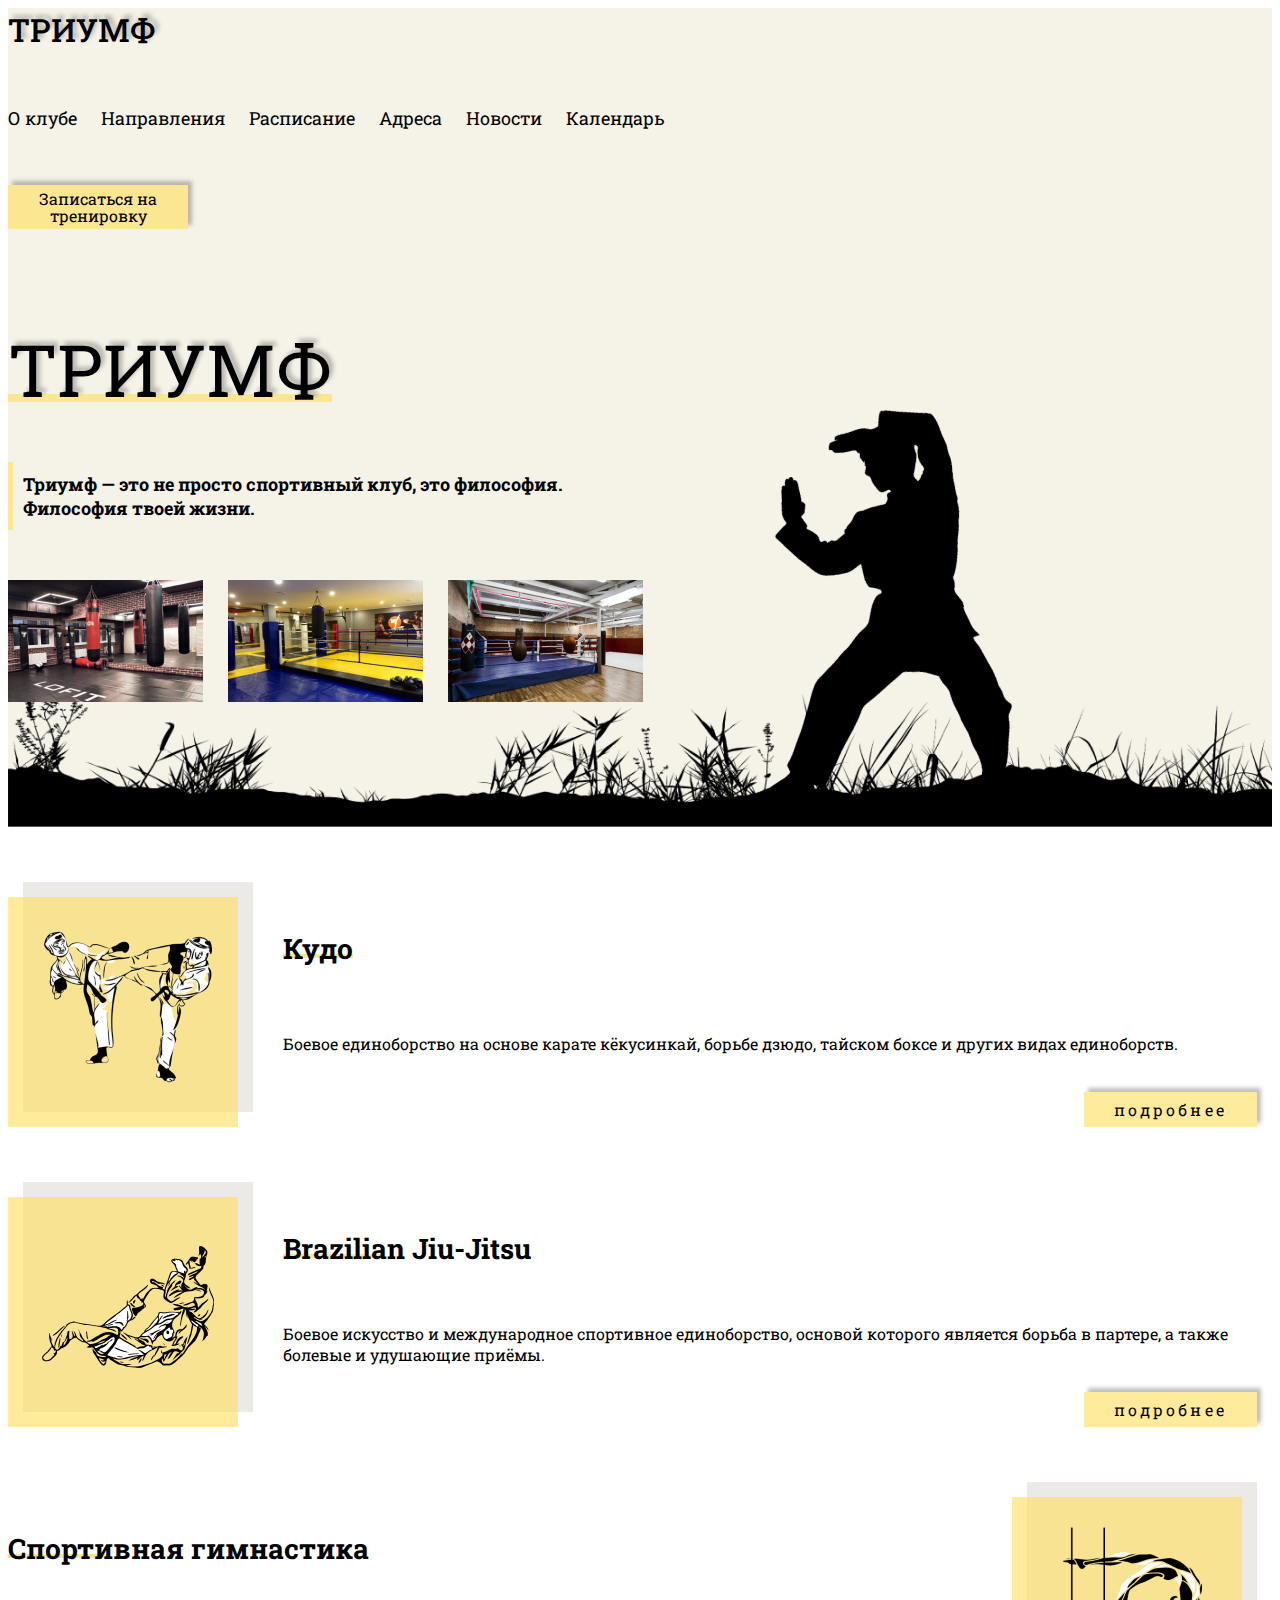
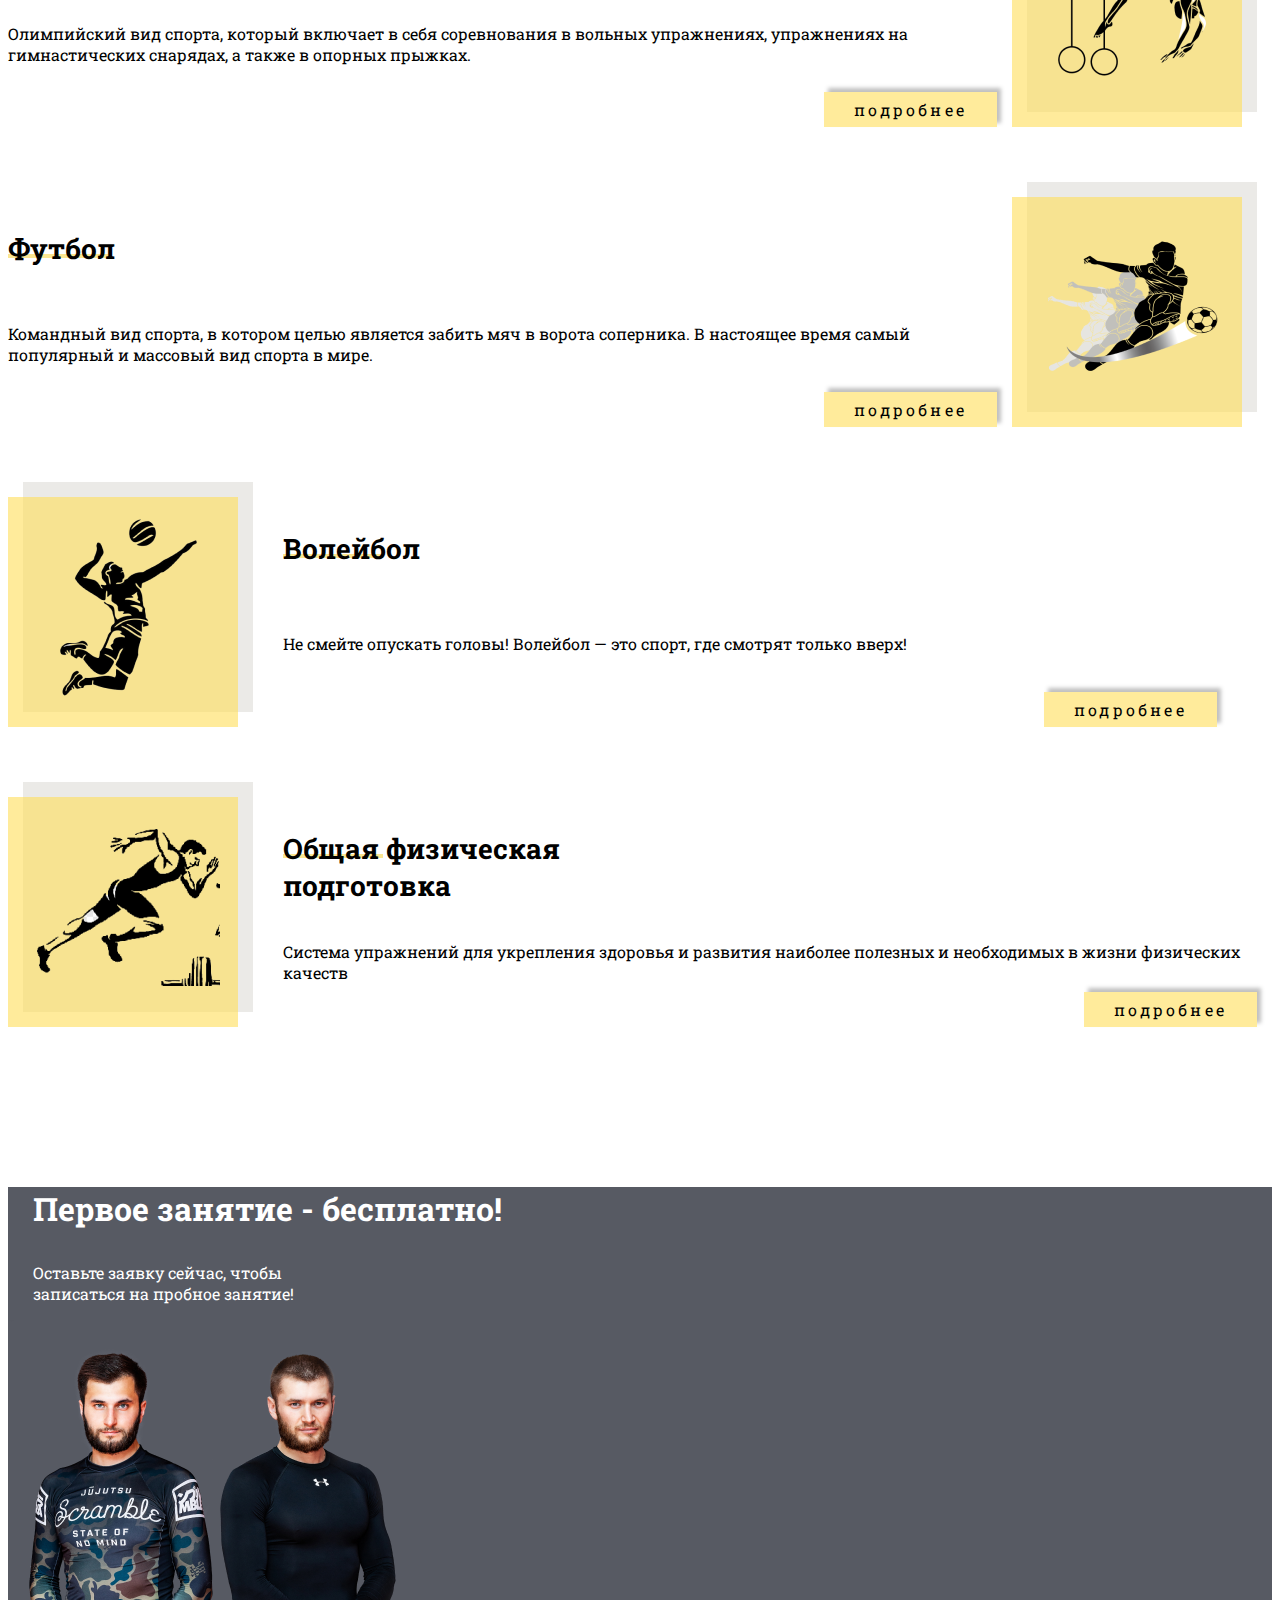
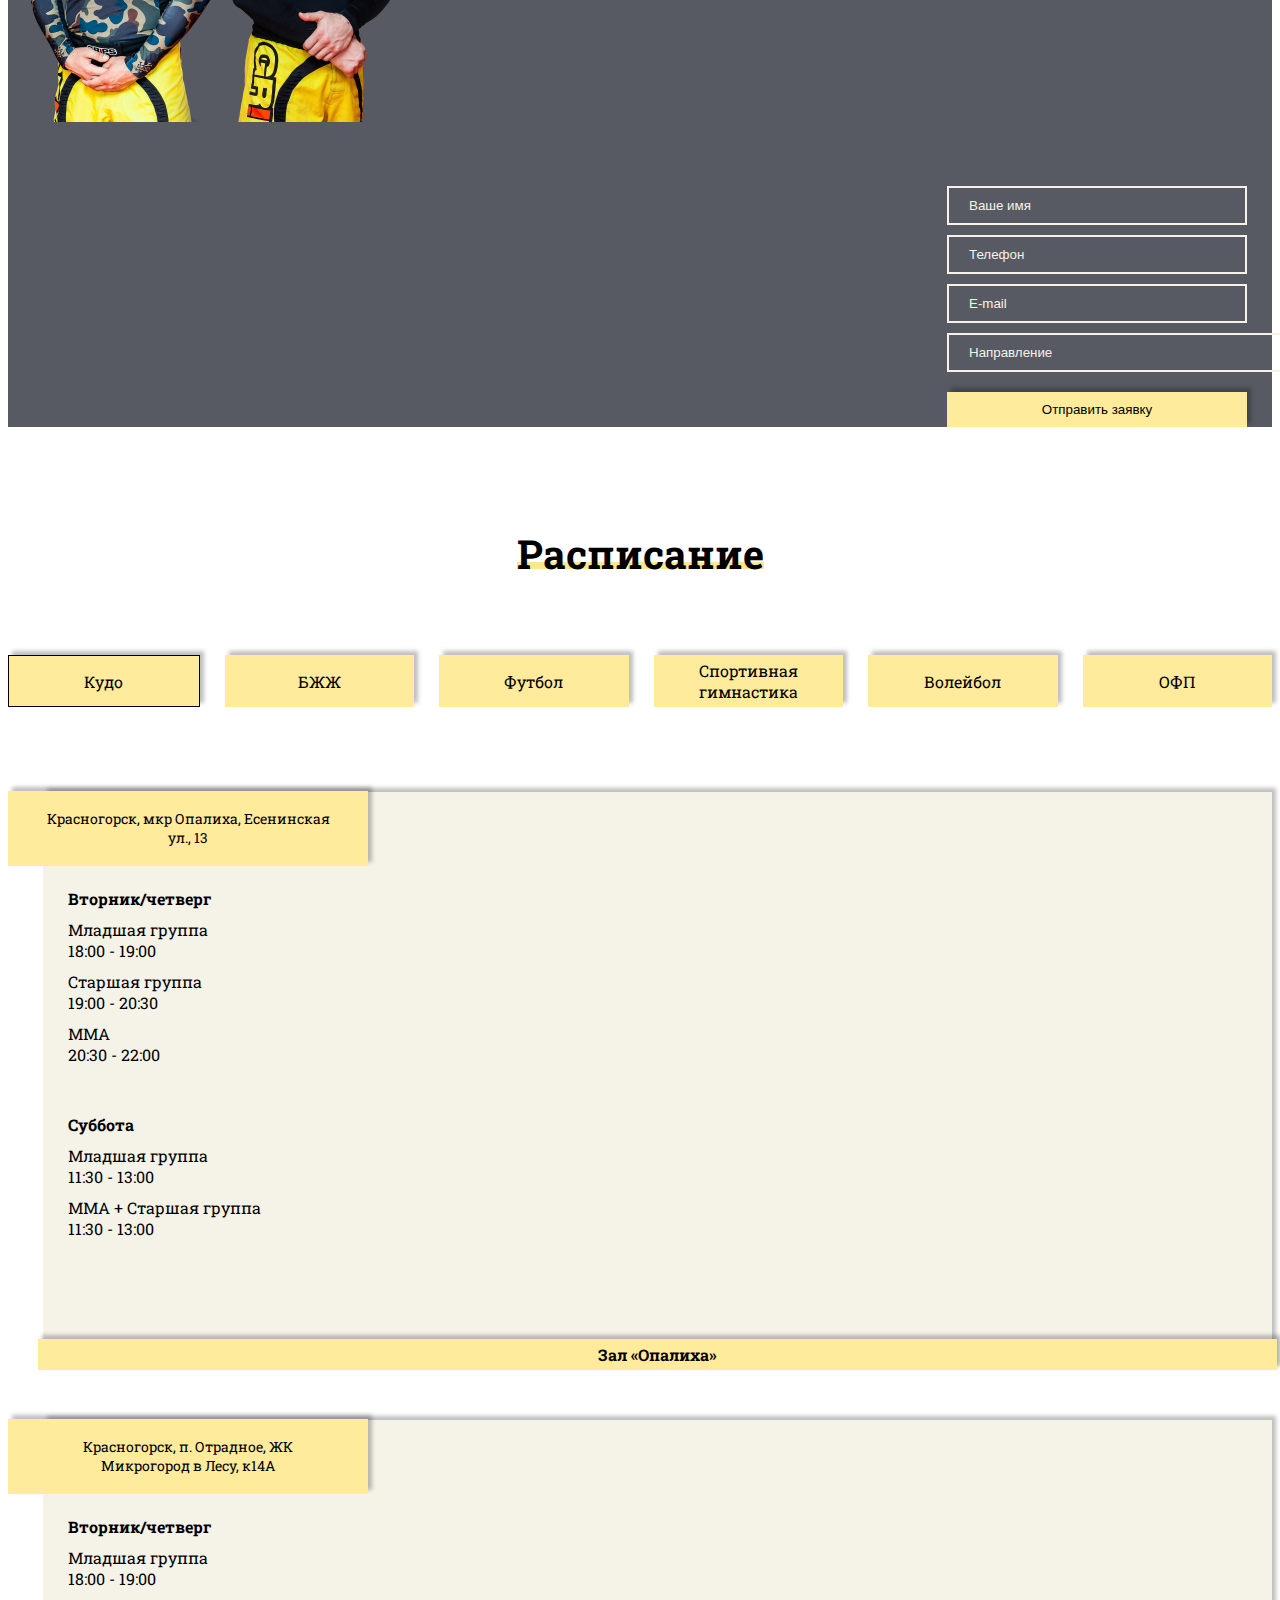
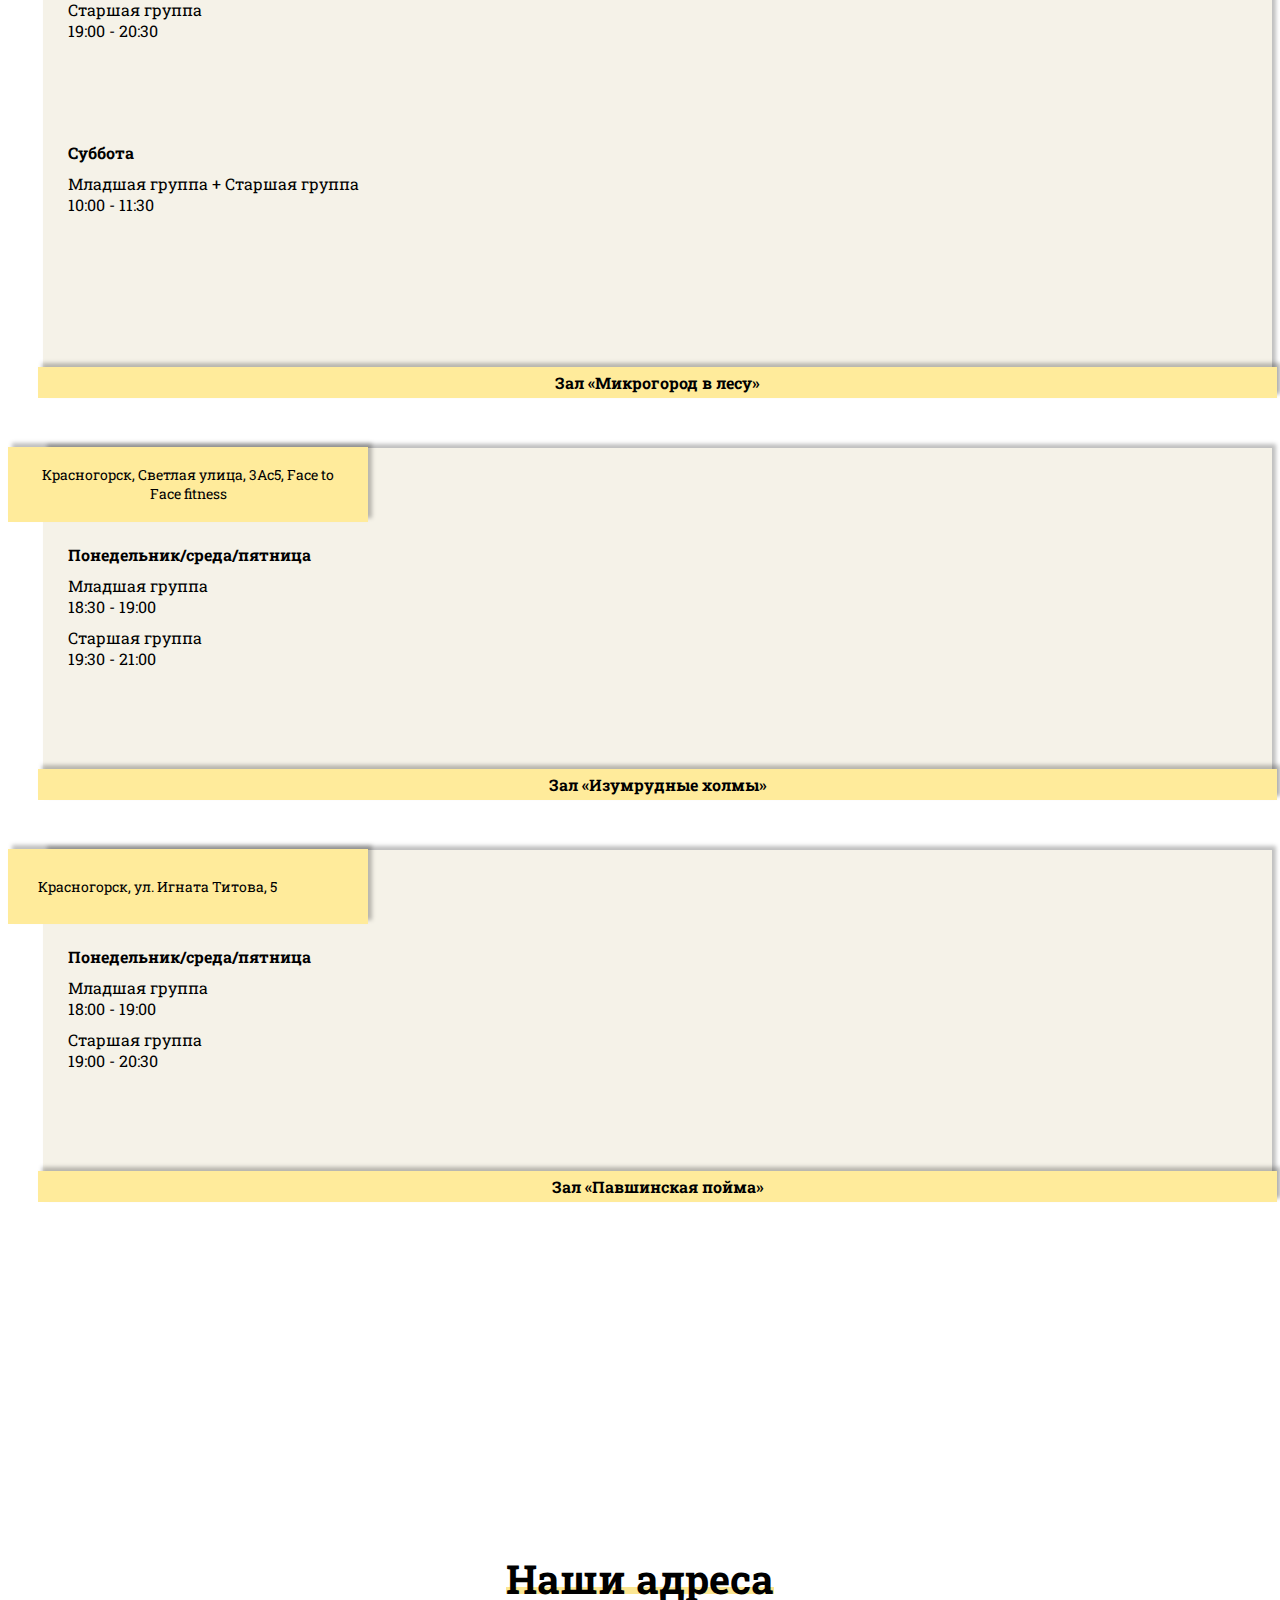
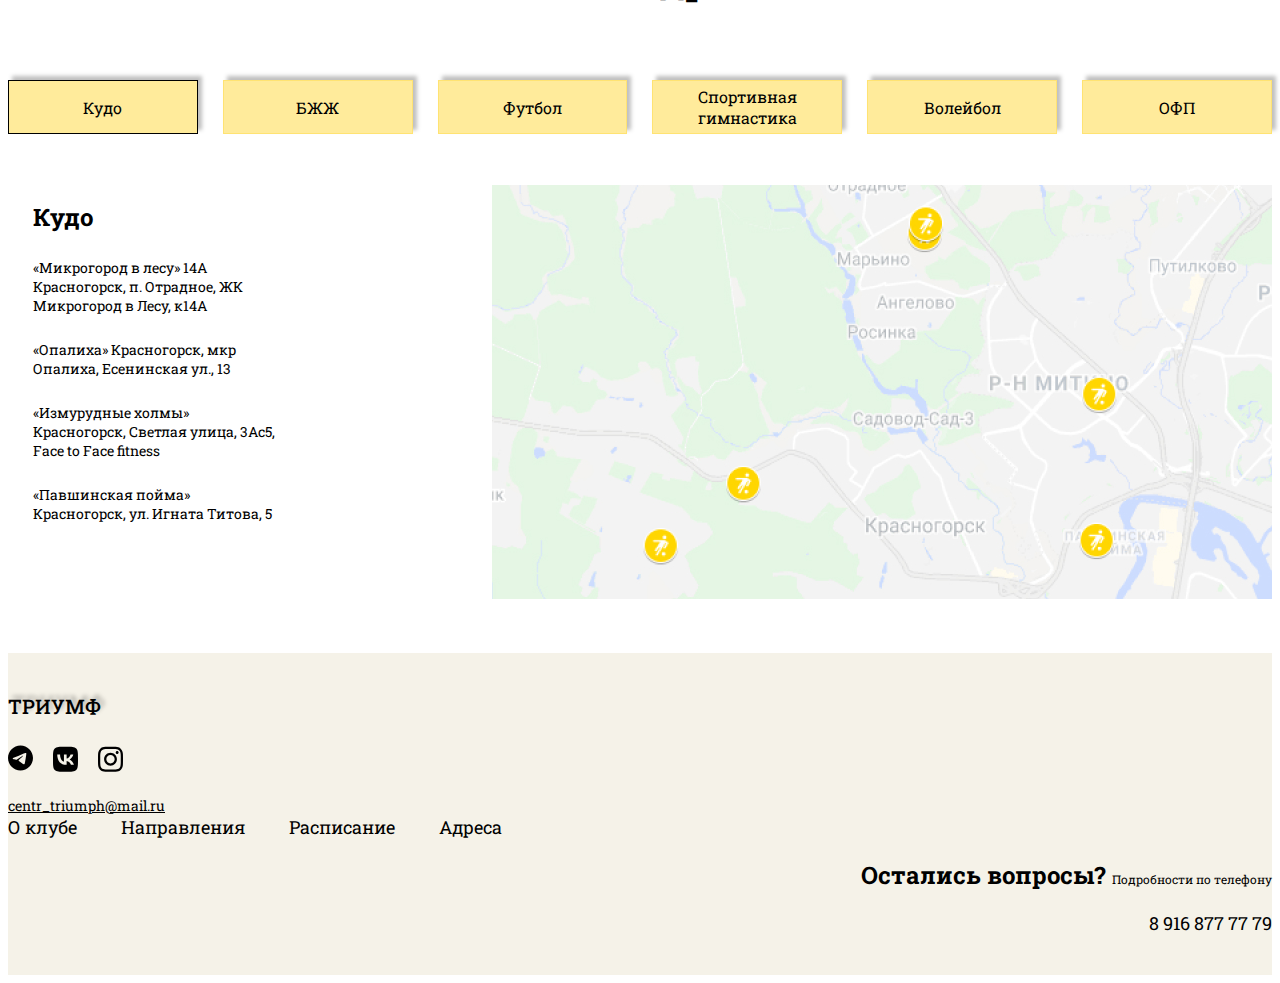
<file: index.html>
<!DOCTYPE html>
<html lang="en">

<head>
    <meta charset="UTF-8">
    <meta http-equiv="X-UA-Compatible" content="IE=edge">
    <meta name="viewport" content="width=device-width, initial-scale=1.0">
    <title>Document</title>
    <link href="https://cdn.jsdelivr.net/npm/bootstrap@5.0.2/dist/css/bootstrap.min.css" rel="stylesheet"
        integrity="sha384-EVSTQN3/azprG1Anm3QDgpJLIm9Nao0Yz1ztcQTwFspd3yD65VohhpuuCOmLASjC" crossorigin="anonymous">
    <link rel="stylesheet" href="./assets/css/main.css">
    <script src="https://cdn.jsdelivr.net/npm/bootstrap@5.0.2/dist/js/bootstrap.bundle.min.js"
        integrity="sha384-MrcW6ZMFYlzcLA8Nl+NtUVF0sA7MsXsP1UyJoMp4YLEuNSfAP+JcXn/tWtIaxVXM"
        crossorigin="anonymous"></script>
    <script defer src="./assets/js/main.js"></script>
</head>

<body>
    <header class="header">
        <div class="container">
            <div class="row align-items-center">
                <div class="col-6 col-lg-2">
                    <div class="header__logotype">
                        <a href="#">Триумф</a>
                    </div>
                </div>
                <div class="d-none d-lg-flex col">
                    <nav class="header__navigation">
                        <a href="./kudo/#about-triumph"><span>О клубе</span></a>
                        <a href="#sports"><span>Направления</span></a>
                        <a href="#schedule"><span>Расписание</span></a>
                        <a href="#addresses"><span>Адреса</span></a>
                        <a href="#news"><span>Новости</span></a>
                        <a href="#calendar"><span>Календарь</span></a>
                    </nav>
                </div>
                <div class="col-6 col-lg-2">
                    <a href="#application" class="header__button">
                        Записаться на тренировку
                    </a>
                </div>
            </div>
            <div class="row">
                <!-- <div class="col-2">
                    <div class="header__social-network">
                        <p class="header__social-network-text">Мы в соц сетях</p>
                        <ul>
                            <li>
                                <a href="">
                                    <svg xmlns="http://www.w3.org/2000/svg" viewBox="0 0 496 512">
                                        <path
                                            d="M248,8C111.033,8,0,119.033,0,256S111.033,504,248,504,496,392.967,496,256,384.967,8,248,8ZM362.952,176.66c-3.732,39.215-19.881,134.378-28.1,178.3-3.476,18.584-10.322,24.816-16.948,25.425-14.4,1.326-25.338-9.517-39.287-18.661-21.827-14.308-34.158-23.215-55.346-37.177-24.485-16.135-8.612-25,5.342-39.5,3.652-3.793,67.107-61.51,68.335-66.746.153-.655.3-3.1-1.154-4.384s-3.59-.849-5.135-.5q-3.283.746-104.608,69.142-14.845,10.194-26.894,9.934c-8.855-.191-25.888-5.006-38.551-9.123-15.531-5.048-27.875-7.717-26.8-16.291q.84-6.7,18.45-13.7,108.446-47.248,144.628-62.3c68.872-28.647,83.183-33.623,92.511-33.789,2.052-.034,6.639.474,9.61,2.885a10.452,10.452,0,0,1,3.53,6.716A43.765,43.765,0,0,1,362.952,176.66Z" />
                                    </svg>
                                </a>
                            </li>
                            <li>
                                <a href="">
                                    <svg xmlns="http://www.w3.org/2000/svg" viewBox="0 0 448 512">
                                        <path
                                            d="M31.4907 63.4907C0 94.9813 0 145.671 0 247.04V264.96C0 366.329 0 417.019 31.4907 448.509C62.9813 480 113.671 480 215.04 480H232.96C334.329 480 385.019 480 416.509 448.509C448 417.019 448 366.329 448 264.96V247.04C448 145.671 448 94.9813 416.509 63.4907C385.019 32 334.329 32 232.96 32H215.04C113.671 32 62.9813 32 31.4907 63.4907ZM75.6 168.267H126.747C128.427 253.76 166.133 289.973 196 297.44V168.267H244.16V242C273.653 238.827 304.64 205.227 315.093 168.267H363.253C359.313 187.435 351.46 205.583 340.186 221.579C328.913 237.574 314.461 251.071 297.733 261.227C316.41 270.499 332.907 283.63 346.132 299.751C359.357 315.873 369.01 334.618 374.453 354.747H321.44C316.555 337.262 306.614 321.61 292.865 309.754C279.117 297.899 262.173 290.368 244.16 288.107V354.747H238.373C136.267 354.747 78.0267 284.747 75.6 168.267Z" />
                                    </svg>
                                </a>
                            </li>
                            <li>
                                <a href="">
                                    <svg xmlns="http://www.w3.org/2000/svg" viewBox="0 0 448 512">
                                        <path
                                            d="M224.1 141c-63.6 0-114.9 51.3-114.9 114.9s51.3 114.9 114.9 114.9S339 319.5 339 255.9 287.7 141 224.1 141zm0 189.6c-41.1 0-74.7-33.5-74.7-74.7s33.5-74.7 74.7-74.7 74.7 33.5 74.7 74.7-33.6 74.7-74.7 74.7zm146.4-194.3c0 14.9-12 26.8-26.8 26.8-14.9 0-26.8-12-26.8-26.8s12-26.8 26.8-26.8 26.8 12 26.8 26.8zm76.1 27.2c-1.7-35.9-9.9-67.7-36.2-93.9-26.2-26.2-58-34.4-93.9-36.2-37-2.1-147.9-2.1-184.9 0-35.8 1.7-67.6 9.9-93.9 36.1s-34.4 58-36.2 93.9c-2.1 37-2.1 147.9 0 184.9 1.7 35.9 9.9 67.7 36.2 93.9s58 34.4 93.9 36.2c37 2.1 147.9 2.1 184.9 0 35.9-1.7 67.7-9.9 93.9-36.2 26.2-26.2 34.4-58 36.2-93.9 2.1-37 2.1-147.8 0-184.8zM398.8 388c-7.8 19.6-22.9 34.7-42.6 42.6-29.5 11.7-99.5 9-132.1 9s-102.7 2.6-132.1-9c-19.6-7.8-34.7-22.9-42.6-42.6-11.7-29.5-9-99.5-9-132.1s-2.6-102.7 9-132.1c7.8-19.6 22.9-34.7 42.6-42.6 29.5-11.7 99.5-9 132.1-9s102.7-2.6 132.1 9c19.6 7.8 34.7 22.9 42.6 42.6 11.7 29.5 9 99.5 9 132.1s2.7 102.7-9 132.1z" />
                                    </svg>
                                </a>
                            </li>
                        </ul>
                    </div>
                </div> -->
                <div class="col-12 col-lg-10">
                    <h1 class="header__title">
                        <span>Триумф</span>
                    </h1>
                    <h3 class="header__sub-title">Триумф — это не просто спортивный клуб, это философия.<br />Философия
                        твоей жизни.</h1>
                        <div class="header__gym-images">
                            <img src="./assets/img/gym_1.jpg">
                            <img src="./assets/img/gym_2.jpg">
                            <img src="./assets/img/gym_3.jpg">
                        </div>
                </div>
            </div>
        </div>
    </header>
    <main>
        <section class="sports" id="sports">
            <div class="container">
                <div class="row">
                    <div class="col-12 col-xl-6">
                        <div class="sports__sport-item sport-item">
                            <div class="sport-item__cover">
                                <img src="./assets/img/kudo.png" alt="Кудо">
                            </div>
                            <div class="sport-item__content">
                                <h3 class="sport-item__title"><span>Кудо</span></h3>
                                <p class="sport-item__text">Боевое единоборство на основе карате кёкусинкай, борьбе
                                    дзюдо, тайском боксе и других видах единоборств.</p>
                                <a href="./kudo/" class="sport-item__more-button">Подробнее</a>
                            </div>
                        </div>
                    </div>
                    <div class="col-12 col-xl-6">
                        <div class="sports__sport-item sport-item">
                            <div class="sport-item__cover">
                                <img src="./assets/img/bjj.png" alt="Brazilian Jiu-Jitsu">
                            </div>
                            <div class="sport-item__content">
                                <h3 class="sport-item__title"><span>Brazilian Jiu-Jitsu</span></h3>
                                <p class="sport-item__text">Боевое искусство и международное спортивное единоборство,
                                    основой которого является борьба в партере, а также болевые и удушающие приёмы.</p>
                                <a href="./bjj/" class="sport-item__more-button">Подробнее</a>
                            </div>
                        </div>
                    </div>
                    <div class="col-12 col-xl-6">
                        <div class="sports__sport-item sport-item sport-item_revert">
                            <div class="sport-item__cover">
                                <img src="./assets/img/gymnastics.png" alt="Спортивная гимнастика">
                            </div>
                            <div class="sport-item__content">
                                <h3 class="sport-item__title"><span>Спортивная гимнастика</span></h3>
                                <p class="sport-item__text">Олимпийский вид спорта, который включает в себя соревнования
                                    в вольных упражнениях, упражнениях на гимнастических снарядах, а также в опорных
                                    прыжках.</p>
                                <a href="./gymnastics/" class="sport-item__more-button">Подробнее</a>
                            </div>
                        </div>
                    </div>
                    <div class="col-12 col-xl-6">
                        <div class="sports__sport-item sport-item sport-item_revert">
                            <div class="sport-item__cover">
                                <img src="./assets/img/football.png" alt="Футбол">
                            </div>
                            <div class="sport-item__content">
                                <h3 class="sport-item__title"><span>Футбол</span></h3>
                                <p class="sport-item__text">Командный вид спорта, в котором целью является забить мяч в
                                    ворота соперника. В настоящее время самый популярный и массовый вид спорта в мире.
                                </p>
                                <a href="./football/" class="sport-item__more-button">Подробнее</a>
                            </div>
                        </div>
                    </div>
                    <div class="col-12 col-xl-6">
                        <div class="sports__sport-item sport-item">
                            <div class="sport-item__cover">
                                <img src="./assets/img/voleyball.png" alt="Волейбол">
                            </div>
                            <div class="sport-item__content">
                                <h3 class="sport-item__title"><span>Волейбол</span></h3>
                                <p class="sport-item__text">Не смейте опускать головы! Волейбол — это спорт, где смотрят
                                    только вверх!
                                </p>
                                <a href="./voleyball/" class="sport-item__more-button">Подробнее</a>
                            </div>
                        </div>
                    </div>
                    <div class="col-12 col-xl-6">
                        <div class="sports__sport-item sport-item">
                            <div class="sport-item__cover">
                                <img src="./assets/img/ofp.png" alt="Общая физическая подготовка">
                            </div>
                            <div class="sport-item__content">
                                <h3 class="sport-item__title"><span>Общая физическая<br />подготовка</span></h3>
                                <p class="sport-item__text">Система упражнений для укрепления здоровья и развития
                                    наиболее полезных и необходимых в жизни физических качеств
                                </p>
                                <a class="sport-item__more-button">Подробнее</a>
                            </div>
                        </div>
                    </div>
                </div>
            </div>
        </section>
        <section class="application" id="application">
            <div class="container">
                <div class="row">
                    <div class="col">
                        <div class="application__content">
                            <div class="container">
                                <div class="row">
                                    <div class="col-12 col-md-6 col-lg-8">
                                        <div class="row">
                                            <div class="col-md-6">
                                                <h3 class="application__title">
                                                    Первое занятие - бесплатно!
                                                </h3>
                                                <p class="application__text">
                                                    Оставьте заявку сейчас, чтобы записаться на пробное занятие!
                                                </p>
                                            </div>
                                            <div class="d-none d-md-block col-md-6">
                                                <img src="./assets/img/application_background_1.png" alt="">
                                            </div>
                                        </div>
                                    </div>
                                    <div class="col-12 col-md-6 col-lg-4">
                                        <form class="application__form form">
                                            <input type="text" placeholder="Ваше имя">
                                            <input type="text" placeholder="Телефон">
                                            <input type="text" placeholder="E-mail">
                                            <div class="form__selector">
                                                <input type="text" placeholder="Направление">
                                                <ul class="form__selector-options">
                                                    <li>Кудо</li>
                                                    <li>Brazilian Jiu-Jitsu</li>
                                                    <li>Спортивная гимнастика</li>
                                                    <li>Футбол</li>
                                                    <li>Волейбол</li>
                                                    <li>Общая физическая подготовка</li>
                                                </ul>
                                            </div>
                                            <button type="submit">Отправить заявку</button>
                                        </form>
                                    </div>
                                </div>
                            </div>
                        </div>
                    </div>
                </div>
            </div>
        </section>
        <section class="schedule" id="schedule">
            <div class="container">
                <div class="row">
                    <div class="col-12">
                        <h4 class="schedule__title"><span>Расписание</span></h4>
                    </div>
                    <div class="col-12">
                        <ul class="schedule__selector">
                            <li class="schedule__selector_active" data-select="kudo">Кудо</li>
                            <li data-select="bjj">БЖЖ</li>
                            <li data-select="football">Футбол</li>
                            <li data-select="gymnastics">Спортивная гимнастика</li>
                            <li data-select="voleyball">Волейбол</li>
                            <li data-select="ofp">ОФП</li>
                        </ul>
                        </ul>
                    </div>
                    <div class="col-12 item item_active" data-item="kudo">
                        <div class="row">
                            <div class="col-12 col-md-6">
                                <div class="schedule__box schedule-box">
                                    <h5 class="schedule-box__header">Красногорск, мкр Опалиха, Есенинская ул., 13</h5>
                                    <div class="schedule-box__list schedule-list">
                                        <div class="row">
                                            <div class="col-12 col-md-6">
                                                <ul>
                                                    <li class="schedule-list__title">
                                                        Вторник/четверг
                                                    </li>
                                                    <li>Младшая группа <br />18:00 - 19:00</li>
                                                    <li>Старшая группа <br />19:00 - 20:30</li>
                                                    <li>ММА <br />20:30 - 22:00</li>
                                                </ul>
                                            </div>
                                            <div class="col-12 col-md-6">
                                                <ul>
                                                    <li class="schedule-list__title">
                                                        Cуббота
                                                    </li>
                                                    <li>Младшая группа <br />11:30 - 13:00</li>
                                                    <li>ММА + Старшая группа <br />11:30 - 13:00</li>
                                                </ul>
                                            </div>
                                        </div>
                                    </div>
                                    <p class="schedule-box__footer">Зал «Опалиха»</p>
                                </div>
                            </div>
                            <div class="col-12 col-md-6">
                                <div class="schedule__box schedule-box">
                                    <h5 class="schedule-box__header">Красногорск, п. Отрадное, ЖК Микрогород в Лесу,
                                        к14А</h5>
                                    <div class="schedule-box__list schedule-list">
                                        <div class="row">
                                            <div class="col-12 col-md-6">
                                                <ul>
                                                    <li class="schedule-list__title">
                                                        Вторник/четверг
                                                    </li>
                                                    <li>Младшая группа <br />18:00 - 19:00</li>
                                                    <li>Старшая группа <br />19:00 - 20:30</li>
                                                </ul>
                                            </div>
                                            <div class="col-12 col-md-6">
                                                <ul>
                                                    <li class="schedule-list__title">
                                                        Cуббота
                                                    </li>
                                                    <li>Младшая группа + Старшая группа <br />10:00 - 11:30</li>
                                                </ul>
                                            </div>
                                        </div>
                                    </div>
                                    <p class="schedule-box__footer">Зал «Микрогород в лесу»</p>
                                </div>
                            </div>
                            <div class="col-12 col-md-6">
                                <div class="schedule__box schedule-box">
                                    <h5 class="schedule-box__header">Красногорск, Светлая улица, 3Ас5, Face to Face
                                        fitness</h5>
                                    <div class="schedule-box__list schedule-list">
                                        <div class="row">
                                            <div class="col">
                                                <ul>
                                                    <li class="schedule-list__title">
                                                        Понедельник/среда/пятница
                                                    </li>
                                                    <li>Младшая группа <br />18:30 - 19:00</li>
                                                    <li>Старшая группа <br />19:30 - 21:00</li>
                                                </ul>
                                            </div>
                                        </div>
                                    </div>
                                    <p class="schedule-box__footer">Зал «Изумрудные холмы»</p>
                                </div>
                            </div>
                            <div class="col-12 col-md-6">
                                <div class="schedule__box schedule-box">
                                    <h5 class="schedule-box__header">Красногорск, ул. Игната Титова, 5</h5>
                                    <div class="schedule-box__list schedule-list">
                                        <div class="row">
                                            <div class="col">
                                                <ul>
                                                    <li class="schedule-list__title">
                                                        Понедельник/среда/пятница
                                                    </li>
                                                    <li>Младшая группа <br />18:00 - 19:00</li>
                                                    <li>Старшая группа <br />19:00 - 20:30</li>
                                                </ul>
                                            </div>
                                        </div>
                                    </div>
                                    <p class="schedule-box__footer">Зал «Павшинская пойма»</p>
                                </div>
                            </div>
                        </div>
                    </div>
                    <div class="col-12 item" data-item="bjj">
                        <div class="row justify-content-center">
                            <div class="col-12 col-md-6">
                                <div class="schedule__box schedule-box">
                                    <h5 class="schedule-box__header">Красногорск, п. Отрадное, ЖК Микрогород в Лесу,
                                        к14А</h5>
                                    <div class="schedule-box__list schedule-list">
                                        <div class="row">
                                            <div class="col-12 col-md-6">
                                                <ul>
                                                    <li class="schedule-list__title">
                                                        Понедельник/ среда
                                                    </li>
                                                    <li>Младшая группа <br />18:00 - 19:00</li>
                                                </ul>
                                            </div>
                                            <div class="col-12 col-md-6">
                                                <ul>
                                                    <li class="schedule-list__title">
                                                        Cуббота
                                                    </li>
                                                    <li>Младшая группа <br />17:00 - 18:00</li>
                                                </ul>
                                            </div>
                                        </div>
                                    </div>
                                    <p class="schedule-box__footer">Зал «Микрогород в лесу»</p>
                                </div>
                            </div>
                        </div>
                    </div>
                    <div class="col-12 item" data-item="football">
                        <div class="row justify-content-center">
                            <div class="col-12 col-md-6">
                                <div class="schedule__box schedule-box">
                                    <h5 class="schedule-box__header">Красногорск, п. Отрадное, ЖК Микрогород в Лесу,
                                        к14А</h5>
                                    <div class="schedule-box__list schedule-list">
                                        <div class="row">
                                            <div class="col-12">
                                                <ul>
                                                    <li class="schedule-list__title">
                                                        Понедельник/среда/пятница
                                                    </li>
                                                    <li>Младшая группа <br />17:30 - 18:20</li>
                                                    <li>Старшая группа <br />18:30 - 19:30</li>
                                                </ul>
                                            </div>
                                        </div>
                                    </div>
                                    <p class="schedule-box__footer">Зал «Микрогород в лесу»</p>
                                </div>
                            </div>
                            <div class="col-12 col-md-6">
                                <div class="schedule__box schedule-box">
                                    <h5 class="schedule-box__header">Москва, ул. Митинская, 28А</h5>
                                    <div class="schedule-box__list schedule-list">
                                        <div class="row">
                                            <div class="col-12">
                                                <ul>
                                                    <li class="schedule-list__title">
                                                        Понедельник/среда/пятница
                                                    </li>
                                                    <li>Младшая группа <br />17:45 - 18:45</li>
                                                </ul>
                                            </div>
                                        </div>
                                    </div>
                                    <p class="schedule-box__footer">Зал «Митино»</p>
                                </div>
                            </div>
                        </div>
                    </div>
                    <div class="col-12 item" data-item="gymnastics">
                        <div class="row justify-content-center">
                            <div class="col-12 col-md-6">
                                <div class="schedule__box schedule-box">
                                    <h5 class="schedule-box__header">Красногорск, п. Отрадное, ЖК Микрогород в Лесу,
                                        к14А</h5>
                                    <div class="schedule-box__list schedule-list">
                                        <div class="row">
                                            <div class="col-12">
                                                <ul>
                                                    <li class="schedule-list__title">
                                                        Понедельник/среда/пятница
                                                    </li>
                                                    <li>Младшая группа <br />17:00 - 18:00</li>
                                                    <li>Старшая группа <br />18:00 - 19:00</li>
                                                </ul>
                                            </div>
                                        </div>
                                    </div>
                                    <p class="schedule-box__footer">Зал «Микрогород в лесу»</p>
                                </div>
                            </div>
                        </div>
                    </div>
                    <div class="col-12 item" data-item="voleyball">
                        <div class="row justify-content-center">
                            <div class="col-12 col-md-6">
                                <div class="schedule__box schedule-box">
                                    <h5 class="schedule-box__header">Красногорск, п. Отрадное, ЖК Микрогород в Лесу,
                                        к14А</h5>
                                    <div class="schedule-box__list schedule-list">
                                        <div class="row">
                                            <div class="col-12">
                                                <ul>
                                                    <li class="schedule-list__title">
                                                        Понедельник/среда/пятница
                                                    </li>
                                                    <li>Младшая группа <br />17:30 - 18:20</li>
                                                    <li>Старшая группа <br />18:30 - 19:30</li>
                                                </ul>
                                            </div>
                                        </div>
                                    </div>
                                    <p class="schedule-box__footer">Зал «Микрогород в лесу»</p>
                                </div>
                            </div>
                            <div class="col-12 col-md-6">
                                <div class="schedule__box schedule-box">
                                    <h5 class="schedule-box__header">Москва, ул. Митинская, 28А</h5>
                                    <div class="schedule-box__list schedule-list">
                                        <div class="row">
                                            <div class="col-12">
                                                <ul>
                                                    <li class="schedule-list__title">
                                                        Понедельник/среда/пятница
                                                    </li>
                                                    <li>Младшая группа <br />17:45 - 18:45</li>
                                                </ul>
                                            </div>
                                        </div>
                                    </div>
                                    <p class="schedule-box__footer">Зал «Митино»</p>
                                </div>
                            </div>
                        </div>
                    </div>
                    <div class="col-12 item" data-item="ofp">
                        <div class="row justify-content-center">
                            <div class="col-12 col-md-6">
                                <div class="schedule__box schedule-box">
                                    <h5 class="schedule-box__header">Красногорск, п. Отрадное, ЖК Микрогород в Лесу,
                                        к14А</h5>
                                    <div class="schedule-box__list schedule-list">
                                        <div class="row">
                                            <div class="col-12">
                                                <ul>
                                                    <li class="schedule-list__title">
                                                        Понедельник/среда/пятница
                                                    </li>
                                                    <li>Младшая группа <br />17:30 - 18:20</li>
                                                    <li>Старшая группа <br />18:30 - 19:30</li>
                                                </ul>
                                            </div>
                                        </div>
                                    </div>
                                    <p class="schedule-box__footer">Зал «Микрогород в лесу»</p>
                                </div>
                            </div>
                            <div class="col-12 col-md-6">
                                <div class="schedule__box schedule-box">
                                    <h5 class="schedule-box__header">Москва, ул. Митинская, 28А</h5>
                                    <div class="schedule-box__list schedule-list">
                                        <div class="row">
                                            <div class="col-12">
                                                <ul>
                                                    <li class="schedule-list__title">
                                                        Понедельник/среда/пятница
                                                    </li>
                                                    <li>Младшая группа<br />17:45 - 18:45</li>
                                                </ul>
                                            </div>
                                        </div>
                                    </div>
                                    <p class="schedule-box__footer">Зал «Митино»</p>
                                </div>
                            </div>
                        </div>
                    </div>
                </div>
            </div>
        </section>
        <section class="addresses" id="addresses">
            <div class="container">
                <div class="row">
                    <div class="col-12">
                        <h4 class="addresses__title"><span>Наши адреса</span></h4>
                    </div>
                    <div class="col-12">
                        <ul class="addresses__selector">
                            <li class="addresses__selector_active" data-select="kudo">Кудо</li>
                            <li data-select="bjj">БЖЖ</li>
                            <li data-select="football">Футбол</li>
                            <li data-select="gymnastics">Спортивная гимнастика</li>
                            <li data-select="voleyball">Волейбол</li>
                            <li data-select="ofp">ОФП</li>
                        </ul>
                    </div>
                    <div class="col-12 item item_active" data-item="kudo">
                        <ul class="addresses__list addresses-list">
                            <li class="addresses-list__title">Кудо</li>
                            <li class="addresses-list__item">
                                «Микрогород в лесу» 14А
                                Красногорск, п. Отрадное,
                                ЖК Микрогород в Лесу, к14А
                            </li>
                            <li class="addresses-list__item">
                                «Опалиха»
                                Красногорск, мкр Опалиха,
                                Есенинская ул., 13
                            </li>
                            <li class="addresses-list__item">
                                «Измурудные холмы»
                                Красногорск, Светлая улица, 3Ас5, Face to Face fitness
                            </li>
                            <li class="addresses-list__item">
                                «Павшинская пойма»
                                Красногорск,
                                ул. Игната Титова, 5
                            </li>
                        </ul>
                        <div class="addreses__map">
                            <img src="./assets/img/map.jpg" alt="">
                        </div>
                    </div>
                    <div class="col-12 align-items-center item" data-item="bjj">
                        <ul class="addresses__list addresses-list">
                            <li class="addresses-list__title">Brazilian Jiu-Jitsu</li>
                            <li class="addresses-list__item">
                                «Микрогород в лесу» 14А
                                Красногорск, п. Отрадное,
                                ЖК Микрогород в Лесу, к14А
                            </li>
                        </ul>
                        <div class="addreses__map">
                            <img src="./assets/img/map.jpg" alt="">
                        </div>
                    </div>
                    <div class="col-12 align-items-center item" data-item="football">
                        <ul class="addresses__list addresses-list">
                            <li class="addresses-list__title">Футбол</li>
                            <li class="addresses-list__item">
                                «Микрогород в лесу» 14А
                                Красногорск, п. Отрадное,
                                ЖК Микрогород в Лесу, к14А
                            </li>
                            <li class="addresses-list__item">
                                «Митино» Москва, ул. Митинская, 28А
                            </li>
                        </ul>
                        <div class="addreses__map">
                            <img src="./assets/img/map.jpg" alt="">
                        </div>
                    </div>
                    <div class="col-12 align-items-center item" data-item="gymnastics">
                        <ul class="addresses__list addresses-list">
                            <li class="addresses-list__title">Спортивная гимнастика</li>
                            <li class="addresses-list__item">
                                «Микрогород в лесу» 14А
                                Красногорск, п. Отрадное,
                                ЖК Микрогород в Лесу, к14А
                            </li>
                        </ul>
                        <div class="addreses__map">
                            <img src="./assets/img/map.jpg" alt="">
                        </div>
                    </div>
                    <div class="col-12 align-items-center item" data-item="voleyball">
                        <ul class="addresses__list addresses-list">
                            <li class="addresses-list__title">Футбол</li>
                            <li class="addresses-list__item">
                                «Микрогород в лесу» 14А
                                Красногорск, п. Отрадное,
                                ЖК Микрогород в Лесу, к14А
                            </li>
                            <li class="addresses-list__item">
                                «Митино» Москва, ул. Митинская, 28А
                            </li>
                        </ul>
                        <div class="addreses__map">
                            <img src="./assets/img/map.jpg" alt="">
                        </div>
                    </div>
                    <div class="col-12 align-items-center item" data-item="ofp">
                        <ul class="addresses__list addresses-list">
                            <li class="addresses-list__title">Общая физическая подготовка</li>
                            <li class="addresses-list__item">
                                «Микрогород в лесу» 14А
                                Красногорск, п. Отрадное,
                                ЖК Микрогород в Лесу, к14А
                            </li>
                            <li class="addresses-list__item">
                                «Митино» Москва, ул. Митинская, 28А
                            </li>
                        </ul>
                        <div class="addreses__map">
                            <img src="./assets/img/map.jpg" alt="">
                        </div>
                    </div>
                </div>
            </div>
        </section>
    </main>
    <footer class="footer">
        <div class="container">
            <div class="row align-items-center">
                <div class="col-5 col-md-4">
                    <div class="footer__logotype">
                        <a href="../">Триумф</a>
                    </div>
                    <div class="footer__social-network">
                        <ul>
                            <li>
                                <a href="">
                                    <svg xmlns="http://www.w3.org/2000/svg" viewBox="0 0 496 512">
                                        
                                        <path
                                            d="M248,8C111.033,8,0,119.033,0,256S111.033,504,248,504,496,392.967,496,256,384.967,8,248,8ZM362.952,176.66c-3.732,39.215-19.881,134.378-28.1,178.3-3.476,18.584-10.322,24.816-16.948,25.425-14.4,1.326-25.338-9.517-39.287-18.661-21.827-14.308-34.158-23.215-55.346-37.177-24.485-16.135-8.612-25,5.342-39.5,3.652-3.793,67.107-61.51,68.335-66.746.153-.655.3-3.1-1.154-4.384s-3.59-.849-5.135-.5q-3.283.746-104.608,69.142-14.845,10.194-26.894,9.934c-8.855-.191-25.888-5.006-38.551-9.123-15.531-5.048-27.875-7.717-26.8-16.291q.84-6.7,18.45-13.7,108.446-47.248,144.628-62.3c68.872-28.647,83.183-33.623,92.511-33.789,2.052-.034,6.639.474,9.61,2.885a10.452,10.452,0,0,1,3.53,6.716A43.765,43.765,0,0,1,362.952,176.66Z" />
                                    </svg>
                                </a>
                            </li>
                            <li>
                                <a href="">
                                    <svg xmlns="http://www.w3.org/2000/svg" viewBox="0 0 448 512">
                                        
                                        <path
                                            d="M31.4907 63.4907C0 94.9813 0 145.671 0 247.04V264.96C0 366.329 0 417.019 31.4907 448.509C62.9813 480 113.671 480 215.04 480H232.96C334.329 480 385.019 480 416.509 448.509C448 417.019 448 366.329 448 264.96V247.04C448 145.671 448 94.9813 416.509 63.4907C385.019 32 334.329 32 232.96 32H215.04C113.671 32 62.9813 32 31.4907 63.4907ZM75.6 168.267H126.747C128.427 253.76 166.133 289.973 196 297.44V168.267H244.16V242C273.653 238.827 304.64 205.227 315.093 168.267H363.253C359.313 187.435 351.46 205.583 340.186 221.579C328.913 237.574 314.461 251.071 297.733 261.227C316.41 270.499 332.907 283.63 346.132 299.751C359.357 315.873 369.01 334.618 374.453 354.747H321.44C316.555 337.262 306.614 321.61 292.865 309.754C279.117 297.899 262.173 290.368 244.16 288.107V354.747H238.373C136.267 354.747 78.0267 284.747 75.6 168.267Z" />
                                    </svg>
                                </a>
                            </li>
                            <li>
                                <a href="">
                                    <svg xmlns="http://www.w3.org/2000/svg" viewBox="0 0 448 512">
                                        
                                        <path
                                            d="M224.1 141c-63.6 0-114.9 51.3-114.9 114.9s51.3 114.9 114.9 114.9S339 319.5 339 255.9 287.7 141 224.1 141zm0 189.6c-41.1 0-74.7-33.5-74.7-74.7s33.5-74.7 74.7-74.7 74.7 33.5 74.7 74.7-33.6 74.7-74.7 74.7zm146.4-194.3c0 14.9-12 26.8-26.8 26.8-14.9 0-26.8-12-26.8-26.8s12-26.8 26.8-26.8 26.8 12 26.8 26.8zm76.1 27.2c-1.7-35.9-9.9-67.7-36.2-93.9-26.2-26.2-58-34.4-93.9-36.2-37-2.1-147.9-2.1-184.9 0-35.8 1.7-67.6 9.9-93.9 36.1s-34.4 58-36.2 93.9c-2.1 37-2.1 147.9 0 184.9 1.7 35.9 9.9 67.7 36.2 93.9s58 34.4 93.9 36.2c37 2.1 147.9 2.1 184.9 0 35.9-1.7 67.7-9.9 93.9-36.2 26.2-26.2 34.4-58 36.2-93.9 2.1-37 2.1-147.8 0-184.8zM398.8 388c-7.8 19.6-22.9 34.7-42.6 42.6-29.5 11.7-99.5 9-132.1 9s-102.7 2.6-132.1-9c-19.6-7.8-34.7-22.9-42.6-42.6-11.7-29.5-9-99.5-9-132.1s-2.6-102.7 9-132.1c7.8-19.6 22.9-34.7 42.6-42.6 29.5-11.7 99.5-9 132.1-9s102.7-2.6 132.1 9c19.6 7.8 34.7 22.9 42.6 42.6 11.7 29.5 9 99.5 9 132.1s2.7 102.7-9 132.1z" />
                                    </svg>
                                </a>
                            </li>
                        </ul>
                    </div>
                    <a class="footer__email" href="mailto:centr_triumph@mail.ru">centr_triumph@mail.ru</a>
                </div>
                <div class="col-3 col-md-5">
                    <nav class="footer__navigation">
                        <a href="./kudo/#about-triumph"><span>О клубе</span></a>
                        <a href="#sports"><span>Направления</span></a>
                        <a href="#schedule"><span>Расписание</span></a>
                        <a href="#addresses"><span>Адреса</span></a>
                    </nav>
                </div>
                <div class="d-none d-md-block col-3">
                    <p class="footer__text">
                        Остались вопросы? <span>Подробности по телефону</span>
                    </p>
                    <a class="footer__tel" href="tel:89168777779">8 916 877 77 79</a>
                </div>
            </div>
        </div>
    </footer>
</body>

</html>
</file>
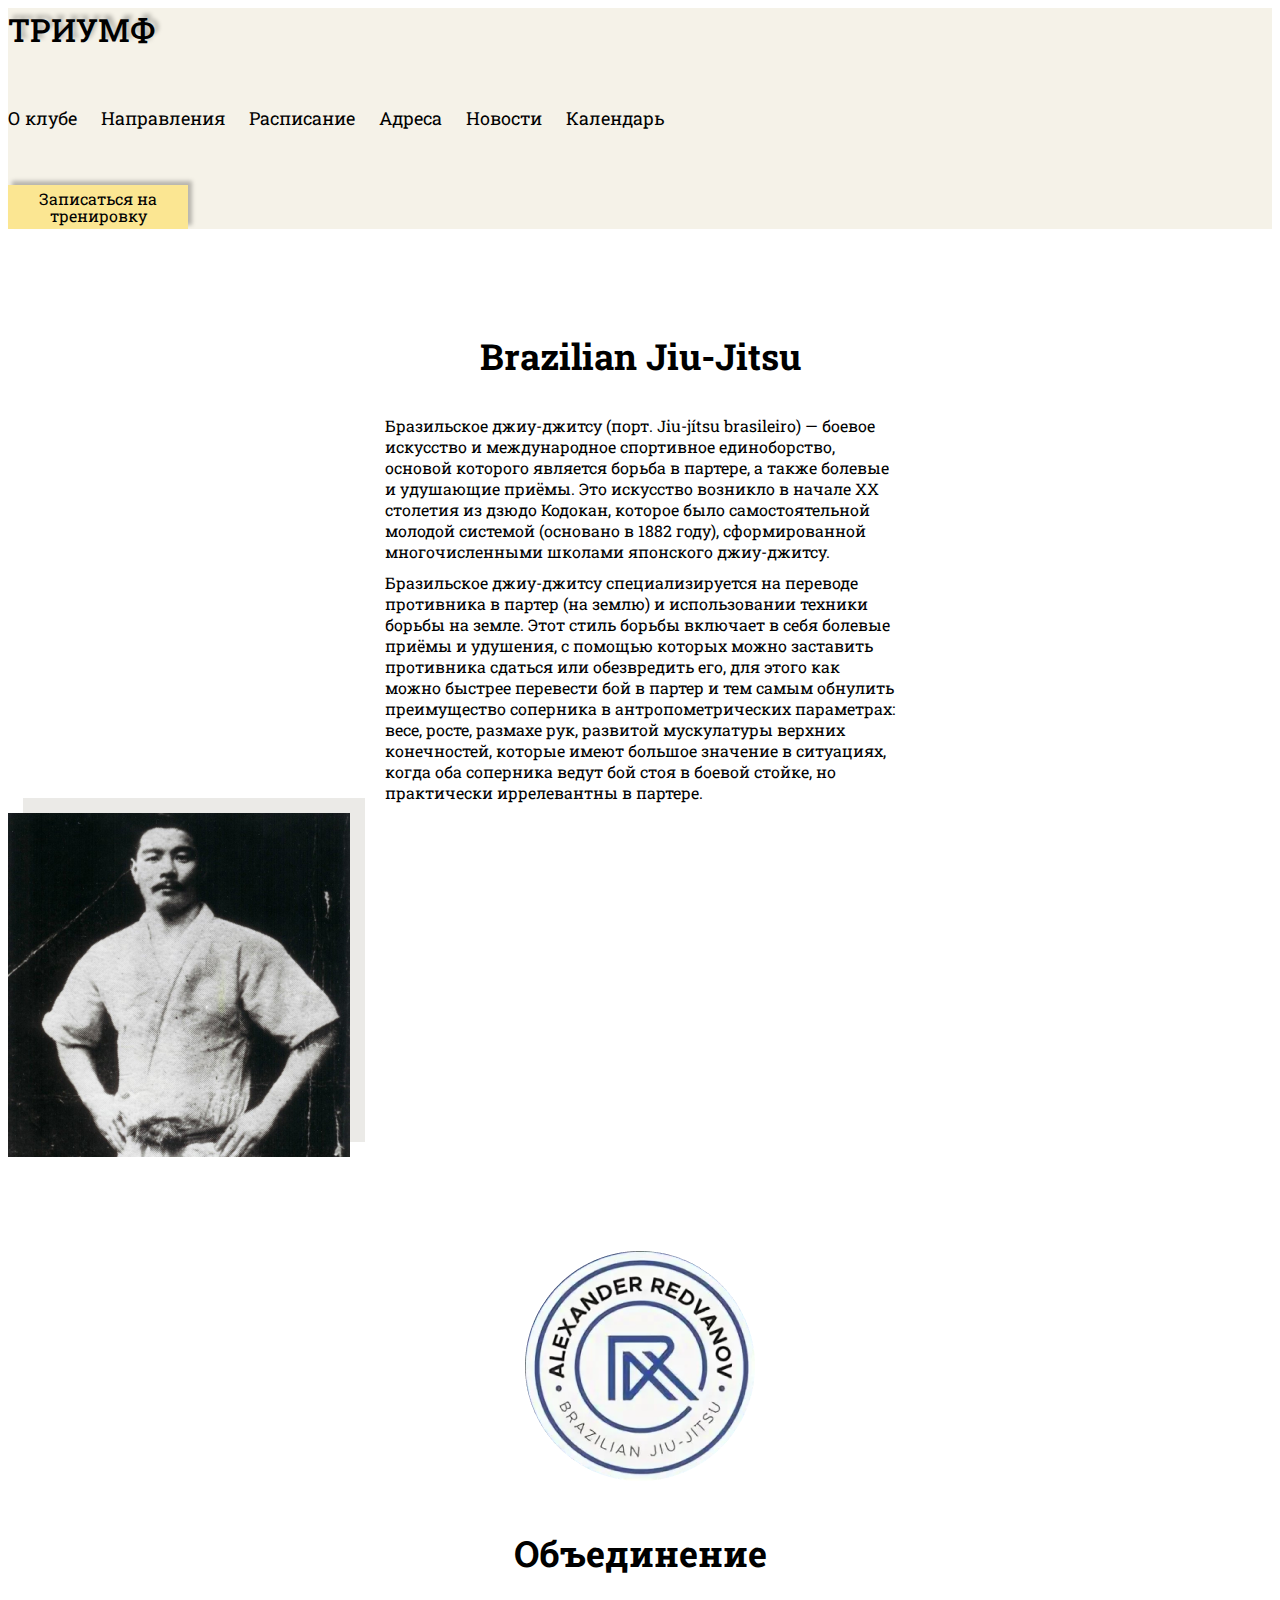
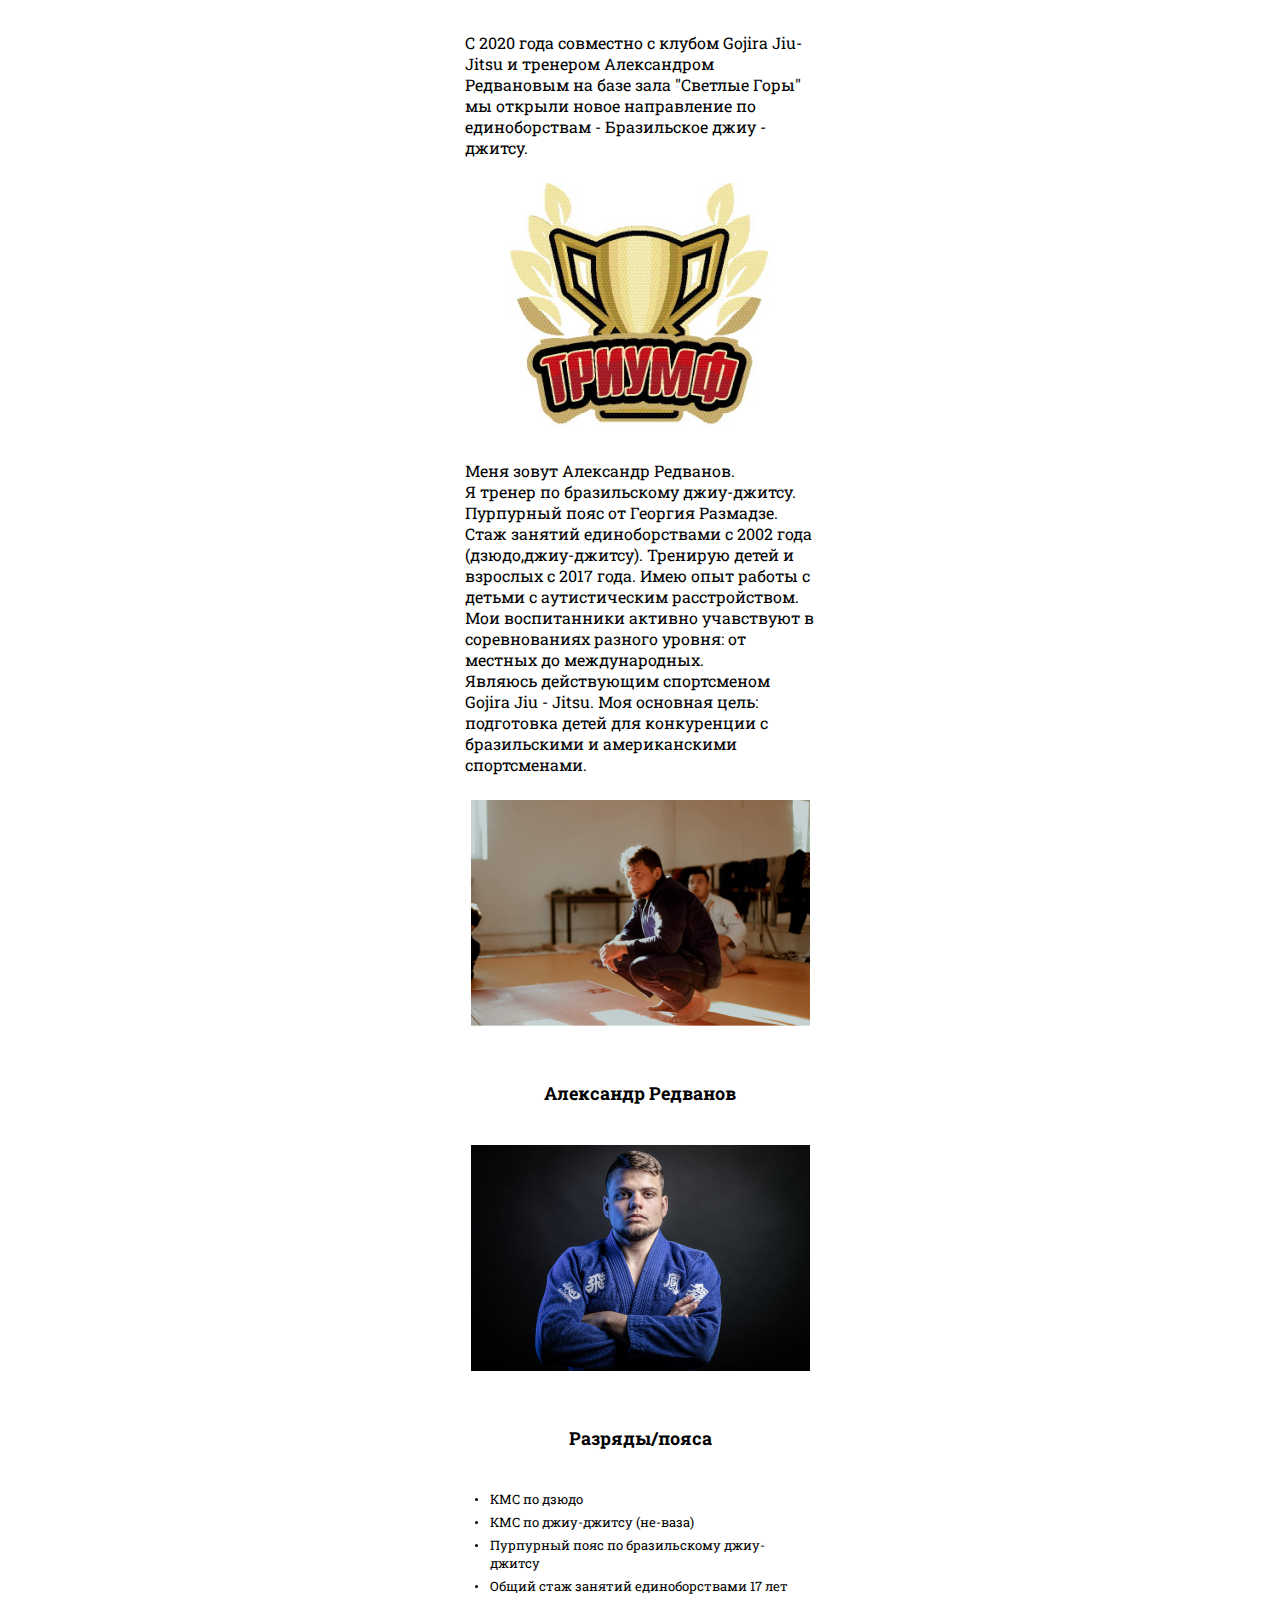
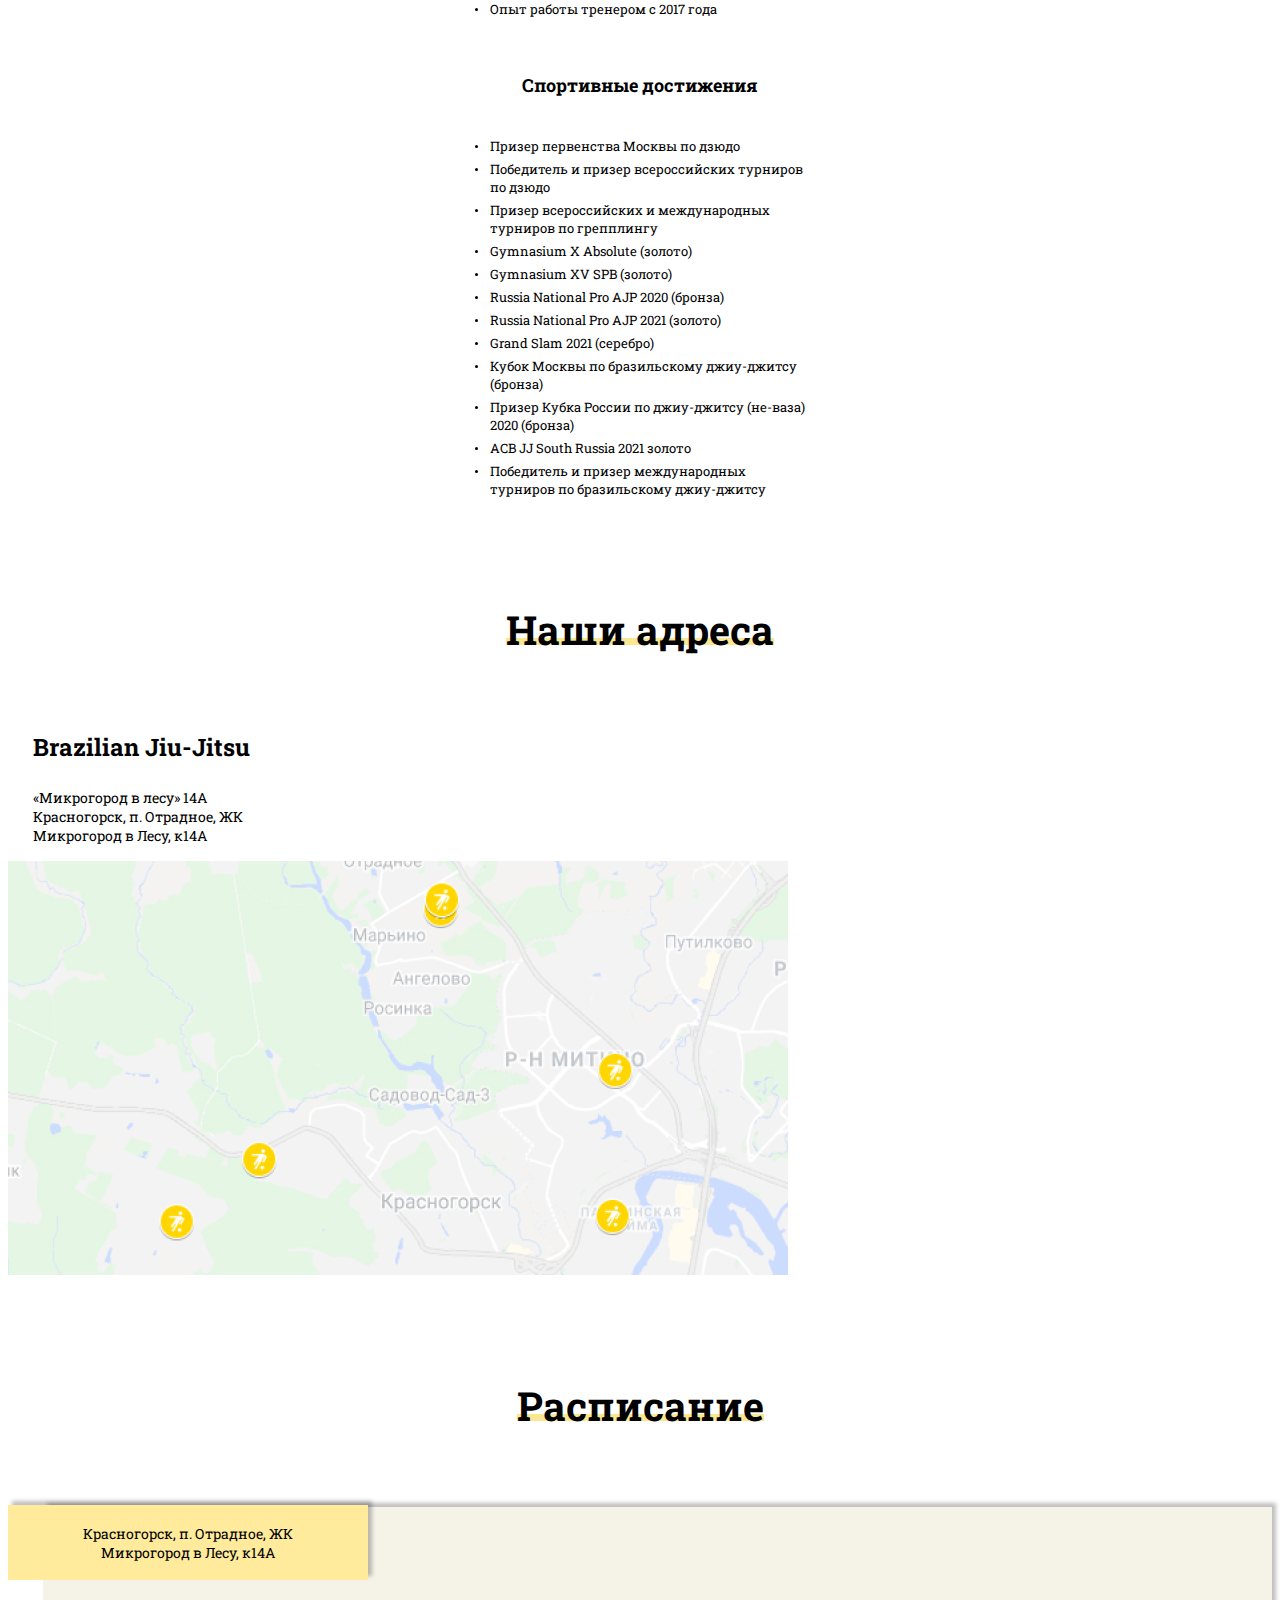
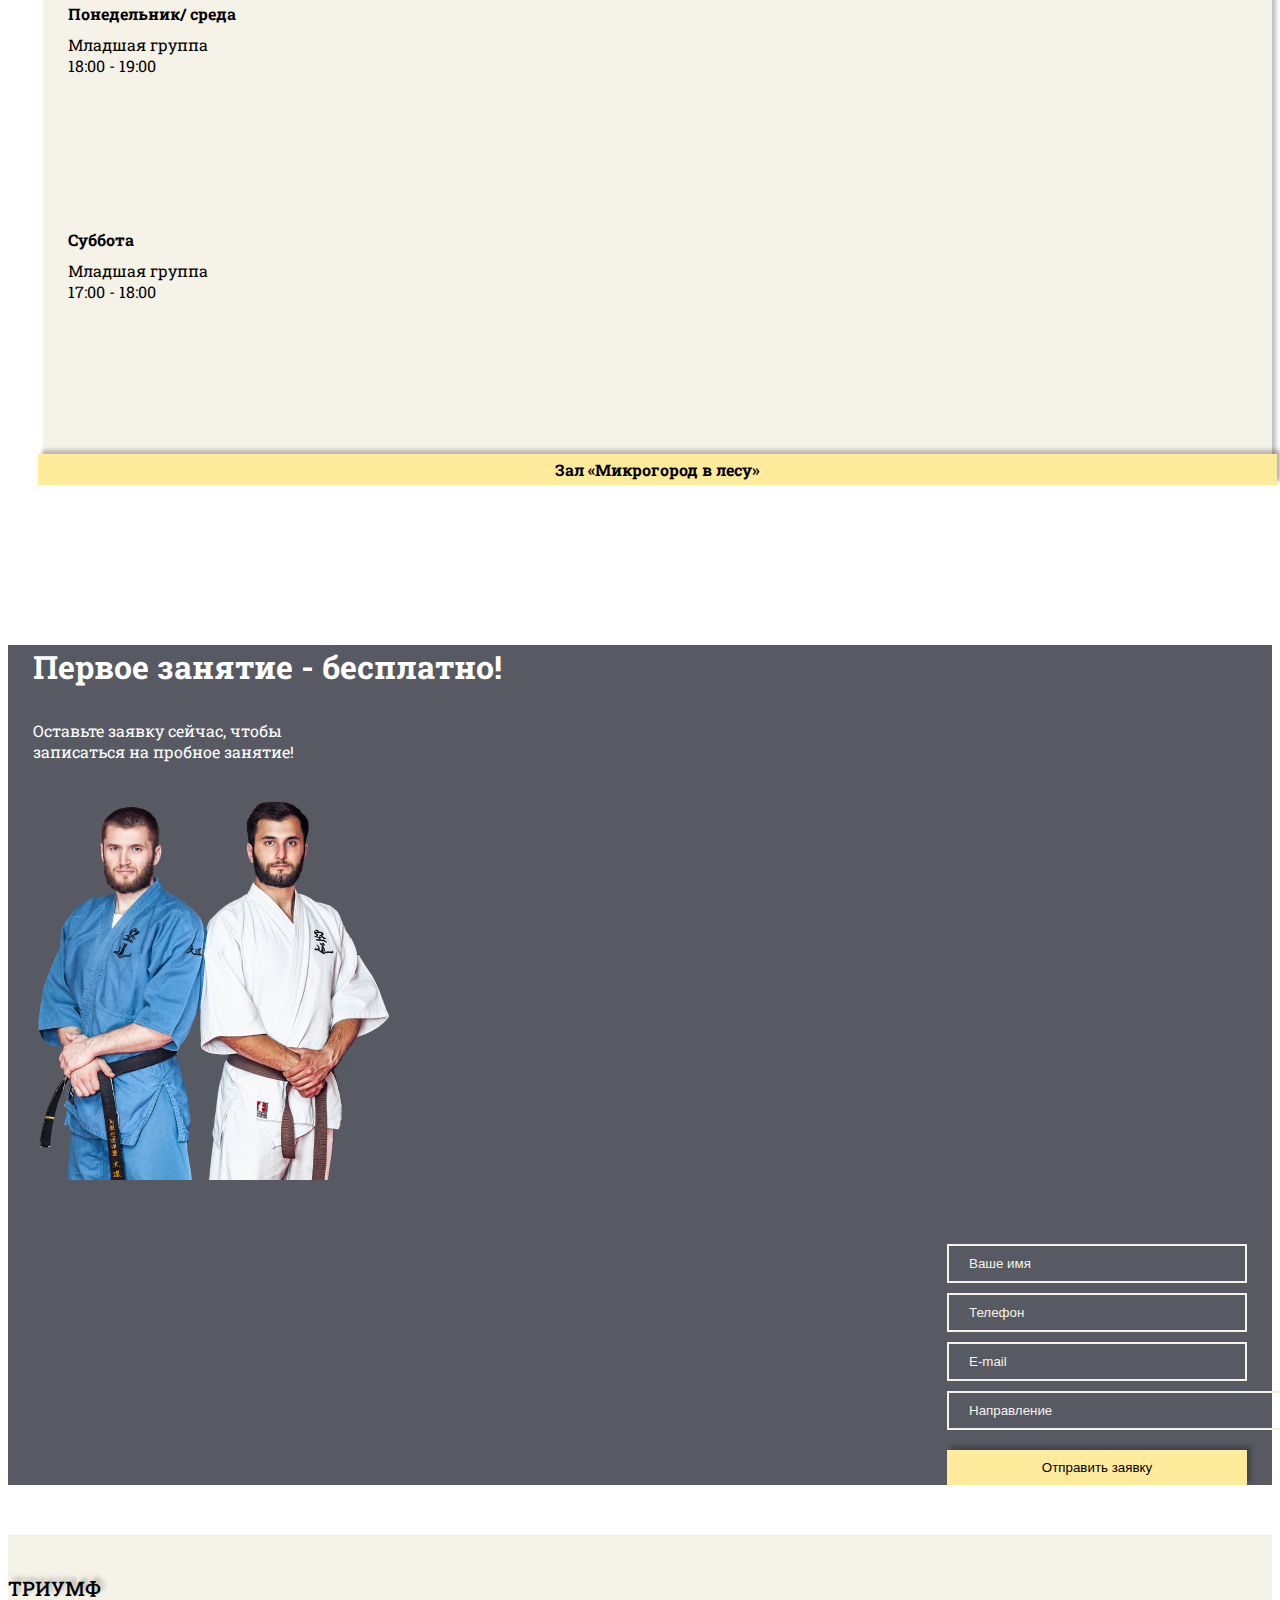
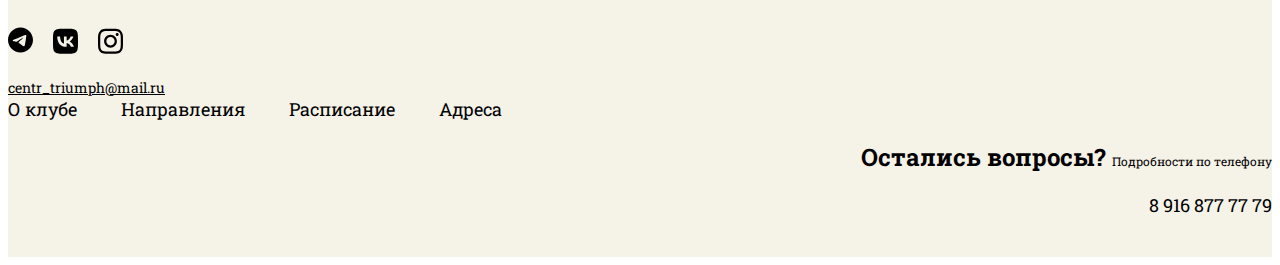
<file: bjj/index.html>
<!DOCTYPE html>
<html lang="en">

<head>
    <meta charset="UTF-8">
    <meta http-equiv="X-UA-Compatible" content="IE=edge">
    <meta name="viewport" content="width=device-width, initial-scale=1.0">
    <title>Document</title>
    <link href="https://cdn.jsdelivr.net/npm/bootstrap@5.0.2/dist/css/bootstrap.min.css" rel="stylesheet"
        integrity="sha384-EVSTQN3/azprG1Anm3QDgpJLIm9Nao0Yz1ztcQTwFspd3yD65VohhpuuCOmLASjC" crossorigin="anonymous">
    <link rel="stylesheet" href="../assets/css/main.css">
    <script src="https://cdn.jsdelivr.net/npm/bootstrap@5.0.2/dist/js/bootstrap.bundle.min.js"
        integrity="sha384-MrcW6ZMFYlzcLA8Nl+NtUVF0sA7MsXsP1UyJoMp4YLEuNSfAP+JcXn/tWtIaxVXM"
        crossorigin="anonymous"></script>
    <script defer src="../assets/js/main.js"></script>
</head>

<body>
    <header class="header header_low">
        <div class="container">
            <div class="row align-items-center">
                <div class="col-9 col-lg-2">
                    <div class="header__logotype">
                        <a href="../">Триумф</a>
                    </div>
                </div>
                <div class="d-none d-lg-flex col">
                    <nav class="header__navigation">
                        <a href="./kudo/#about-triumph"><span>О клубе</span></a>
                        <a href="#sports"><span>Направления</span></a>
                        <a href="#schedule"><span>Расписание</span></a>
                        <a href="#addresses"><span>Адреса</span></a>
                        <a href="#news"><span>Новости</span></a>
                        <a href="#calendar"><span>Календарь</span></a>
                    </nav>
                </div>
                <div class="col-3 col-lg-2">
                    <a href="#application" class="header__button">
                        Записаться на тренировку
                    </a>
                </div>
            </div>
        </div>
    </header>
    <main>
        <section class="about-section" id="about-section">
            <div class="container">
                <div class="row align-items-center">
                    <div class="col-12">
                        <h4 class="about-section__title">Brazilian Jiu-Jitsu</h4>
                    </div>
                    <div class="col-8">
                        <p class="about-section__text">
                            Бразильское джиу-джитсу (порт. Jiu-jítsu brasileiro) — боевое искусство и международное
                            спортивное единоборство, основой которого является борьба в партере, а также болевые и
                            удушающие приёмы. Это искусство возникло в начале ХХ столетия из дзюдо Кодокан, которое было
                            самостоятельной молодой системой (основано в 1882 году), сформированной многочисленными
                            школами японского джиу-джитсу.
                        </p>
                        <p class="about-section__text">
                            Бразильское джиу-джитсу специализируется на переводе противника в партер (на землю) и
                            использовании техники борьбы на земле. Этот стиль борьбы включает в себя болевые приёмы и
                            удушения, с помощью которых можно заставить противника сдаться или обезвредить его, для
                            этого как можно быстрее перевести бой в партер и тем самым обнулить преимущество соперника в
                            антропометрических параметрах: весе, росте, размахе рук, развитой мускулатуры верхних
                            конечностей, которые имеют большое значение в ситуациях, когда оба соперника ведут бой стоя
                            в боевой стойке, но практически иррелевантны в партере.
                        </p>
                    </div>
                    <div class="col-4">
                        <div class="about-section__image">
                            <img src="../assets/img/maeda.jpg" alt="Мицуе Маеда">
                        </div>
                    </div>
                </div>
            </div>
        </section>
        <section class="about-trainer" id="about-trainer">
            <div class="container">
                <div class="row">
                    <div class="col-6 col-lg-4">
                        <img class="about-trainer__image" src="../assets/img/redvanov_1.png" alt="">
                    </div>
                    <div class="col-4">
                        <h4 class="about-trainer__title">Объединение</h3>
                            <p class="about-trainer__text">
                                С 2020 года совместно с клубом Gojira Jiu-Jitsu и тренером Александром Редвановым на
                                базе зала "Светлые Горы" мы открыли новое направление по единоборствам - Бразильское
                                джиу - джитсу.
                            </p>
                    </div>
                    <div class="col-6 col-lg-4">
                        <img class="about-trainer__image" src="../assets/img/triumph.png" alt="">
                    </div>
                    <div class="col-6 col-lg-4">
                        <div class="row">
                            <div class="col-12">
                                <p class="about-trainer__text">
                                    Меня зовут Александр Редванов.<br/>
                                    Я тренер по бразильскому джиу-джитсу. Пурпурный пояс от Георгия Размадзе.
                                    Стаж занятий единоборствами с 2002 года (дзюдо,джиу-джитсу). Тренирую детей и взрослых с
                                    2017 года. Имею опыт работы с детьми с аутистическим расстройством.
                                    Мои воспитанники активно учавствуют в соревнованиях разного уровня: от местных до
                                    международных.<br/>
                                    Являюсь действующим спортсменом Gojira Jiu - Jitsu.
                                    Моя основная цель: подготовка детей для конкуренции с бразильскими и американскими
                                    спортсменами.
                                </p>
                            </div>
                            <div class="col-12">
                                <img class="about-trainer__image" src="../assets/img/redvanov_3.jpg" alt="">
                            </div>
                        </div>
                    </div>
                    <div class="col-12 col-lg-8">
                        <div class="row">
                            <div class="col-6">
                                <div class="row">
                                    <div class="col-12">
                                        <h5 class="about-trainer__block-title">Александр Редванов</h5>
                                        <img class="about-trainer__image" src="../assets/img/redvanov_2.jpg" alt="">
                                    </div>
                                    <div class="col-12">
                                        <h5 class="about-trainer__block-title">Разряды/пояса</h5>
                                        <ul class="about-trainer__list">
                                            <li>КМС по дзюдо</li>
                                            <li>КМС по джиу-джитсу (не-ваза)</li>
                                            <li>Пурпурный пояс по бразильскому джиу-джитсу</li>
                                            <li>Общий стаж занятий единоборствами 17 лет</li>
                                            <li>Опыт работы тренером с 2017 года</li>
                                        </ul>
                                    </div>
                                </div>
                            </div>
                            <div class="col-6">
                                <h5 class="about-trainer__block-title">Спортивные достижения</h5>
                                <ul class="about-trainer__list">
                                    <li>Призер первенства Москвы по дзюдо</li>
                                    <li>Победитель и призер всероссийских турниров по дзюдо</li>
                                    <li>Призер всероссийских и международных турниров по грепплингу</li>
                                    <li>Gymnasium X Absolute (золото)</li>
                                    <li>Gymnasium XV SPB (золото)</li>
                                    <li>Russia National Pro AJP 2020 (бронза)</li>
                                    <li>Russia National Pro AJP 2021 (золото)</li>
                                    <li>Grand Slam 2021 (серебро)</li>
                                    <li>Кубок Москвы по бразильскому джиу-джитсу (бронза)</li>
                                    <li>Призер Кубка России по джиу-джитсу (не-ваза) 2020 (бронза)</li>
                                    <li>ACB JJ South Russia 2021 золото</li>
                                    <li>Победитель и призер международных турниров по бразильскому джиу-джитсу</li>
                                </ul>
                            </div>
                        </div>
                    </div>
                </div>
            </div>
        </section>
        <section class="addresses" id="addresses">
            <div class="container">
                <div class="row">
                    <div class="col-12">
                        <h4 class="addresses__title"><span>Наши адреса</span></h4>
                    </div>
                    <div class="col-12 d-flex align-items-center">
                        <ul class="addresses__list addresses-list">
                            <li class="addresses-list__title">Brazilian Jiu-Jitsu</li>
                            <li class="addresses-list__item">
                                «Микрогород в лесу» 14А
                                Красногорск, п. Отрадное,
                                ЖК Микрогород в Лесу, к14А
                            </li>
                        </ul>
                        <div class="addreses__map">
                            <img src="../assets/img/map.jpg" alt="">
                        </div>
                    </div>
                </div>
            </div>
        </section>
        <section class="schedule" id="schedule">
            <div class="container">
                <div class="row">
                    <div class="col-12">
                        <h4 class="schedule__title"><span>Расписание</span></h4>
                    </div>
                    <div class="col-12">
                        <div class="row justify-content-center">
                            <div class="col-6">
                                <div class="schedule__box schedule-box">
                                    <h5 class="schedule-box__header">Красногорск, п. Отрадное, ЖК Микрогород в Лесу,
                                        к14А</h5>
                                    <div class="schedule-box__list schedule-list">
                                        <div class="row">
                                            <div class="col-6">
                                                <ul>
                                                    <li class="schedule-list__title">
                                                        Понедельник/ среда
                                                    </li>
                                                    <li>Младшая группа<br />18:00 - 19:00</li>
                                                </ul>
                                            </div>
                                            <div class="col-6">
                                                <ul>
                                                    <li class="schedule-list__title">
                                                        Cуббота
                                                    </li>
                                                    <li>Младшая группа<br />17:00 - 18:00</li>
                                                </ul>
                                            </div>
                                        </div>
                                    </div>
                                    <p class="schedule-box__footer">Зал «Микрогород в лесу»</p>
                                </div>
                            </div>
                        </div>
                    </div>
                </div>
            </div>
        </section>
        <section class="application" id="application">
            <div class="container">
                <div class="row">
                    <div class="col">
                        <div class="application__content">
                            <div class="container">
                                <div class="row">
                                    <div class="col-6 col-lg-8">
                                        <div class="row">
                                            <div class="col-xl-6">
                                                <h3 class="application__title">
                                                    Первое занятие - бесплатно!
                                                </h3>
                                                <p class="application__text">
                                                    Оставьте заявку сейчас, чтобы записаться на пробное занятие!
                                                </p>
                                            </div>
                                            <div class="col-xl-6">
                                                <img src="../assets/img/application_background_2.png" alt="">
                                            </div>
                                        </div>
                                    </div>
                                    <div class="col-6 col-lg-4">
                                        <form class="application__form form">
                                            <input type="text" placeholder="Ваше имя">
                                            <input type="text" placeholder="Телефон">
                                            <input type="text" placeholder="E-mail">
                                            <div class="form__selector">
                                                <input type="text" placeholder="Направление">
                                                <ul class="form__selector-options">
                                                    <li>Кудо</li>
                                                    <li>Brazilian Jiu-Jitsu</li>
                                                    <li>Спортивная гимнастика</li>
                                                    <li>Футбол</li>
                                                    <li>Волейбол</li>
                                                    <li>Общая физическая подготовка</li>
                                                </ul>
                                            </div>
                                            <button type="submit">Отправить заявку</button>
                                        </form>
                                    </div>
                                </div>
                            </div>
                        </div>
                    </div>
                </div>
            </div>
        </section>
    </main>
    <footer class="footer">
        <div class="container">
            <div class="row align-items-center">
                <div class="col-3">
                    <div class="footer__logotype">
                        <a href="../">Триумф</a>
                    </div>
                    <div class="footer__social-network">
                        <ul>
                            <li>
                                <a href="">
                                    <svg xmlns="http://www.w3.org/2000/svg" viewBox="0 0 496 512">
                                        <!--! Font Awesome Pro 6.1.1 by @fontawesome - https://fontawesome.com License - https://fontawesome.com/license (Commercial License) Copyright 2022 Fonticons, Inc. -->
                                        <path
                                            d="M248,8C111.033,8,0,119.033,0,256S111.033,504,248,504,496,392.967,496,256,384.967,8,248,8ZM362.952,176.66c-3.732,39.215-19.881,134.378-28.1,178.3-3.476,18.584-10.322,24.816-16.948,25.425-14.4,1.326-25.338-9.517-39.287-18.661-21.827-14.308-34.158-23.215-55.346-37.177-24.485-16.135-8.612-25,5.342-39.5,3.652-3.793,67.107-61.51,68.335-66.746.153-.655.3-3.1-1.154-4.384s-3.59-.849-5.135-.5q-3.283.746-104.608,69.142-14.845,10.194-26.894,9.934c-8.855-.191-25.888-5.006-38.551-9.123-15.531-5.048-27.875-7.717-26.8-16.291q.84-6.7,18.45-13.7,108.446-47.248,144.628-62.3c68.872-28.647,83.183-33.623,92.511-33.789,2.052-.034,6.639.474,9.61,2.885a10.452,10.452,0,0,1,3.53,6.716A43.765,43.765,0,0,1,362.952,176.66Z" />
                                    </svg>
                                </a>
                            </li>
                            <li>
                                <a href="">
                                    <svg xmlns="http://www.w3.org/2000/svg" viewBox="0 0 448 512">
                                        <!--! Font Awesome Pro 6.1.1 by @fontawesome - https://fontawesome.com License - https://fontawesome.com/license (Commercial License) Copyright 2022 Fonticons, Inc. -->
                                        <path
                                            d="M31.4907 63.4907C0 94.9813 0 145.671 0 247.04V264.96C0 366.329 0 417.019 31.4907 448.509C62.9813 480 113.671 480 215.04 480H232.96C334.329 480 385.019 480 416.509 448.509C448 417.019 448 366.329 448 264.96V247.04C448 145.671 448 94.9813 416.509 63.4907C385.019 32 334.329 32 232.96 32H215.04C113.671 32 62.9813 32 31.4907 63.4907ZM75.6 168.267H126.747C128.427 253.76 166.133 289.973 196 297.44V168.267H244.16V242C273.653 238.827 304.64 205.227 315.093 168.267H363.253C359.313 187.435 351.46 205.583 340.186 221.579C328.913 237.574 314.461 251.071 297.733 261.227C316.41 270.499 332.907 283.63 346.132 299.751C359.357 315.873 369.01 334.618 374.453 354.747H321.44C316.555 337.262 306.614 321.61 292.865 309.754C279.117 297.899 262.173 290.368 244.16 288.107V354.747H238.373C136.267 354.747 78.0267 284.747 75.6 168.267Z" />
                                    </svg>
                                </a>
                            </li>
                            <li>
                                <a href="">
                                    <svg xmlns="http://www.w3.org/2000/svg" viewBox="0 0 448 512">
                                        <!--! Font Awesome Pro 6.1.1 by @fontawesome - https://fontawesome.com License - https://fontawesome.com/license (Commercial License) Copyright 2022 Fonticons, Inc. -->
                                        <path
                                            d="M224.1 141c-63.6 0-114.9 51.3-114.9 114.9s51.3 114.9 114.9 114.9S339 319.5 339 255.9 287.7 141 224.1 141zm0 189.6c-41.1 0-74.7-33.5-74.7-74.7s33.5-74.7 74.7-74.7 74.7 33.5 74.7 74.7-33.6 74.7-74.7 74.7zm146.4-194.3c0 14.9-12 26.8-26.8 26.8-14.9 0-26.8-12-26.8-26.8s12-26.8 26.8-26.8 26.8 12 26.8 26.8zm76.1 27.2c-1.7-35.9-9.9-67.7-36.2-93.9-26.2-26.2-58-34.4-93.9-36.2-37-2.1-147.9-2.1-184.9 0-35.8 1.7-67.6 9.9-93.9 36.1s-34.4 58-36.2 93.9c-2.1 37-2.1 147.9 0 184.9 1.7 35.9 9.9 67.7 36.2 93.9s58 34.4 93.9 36.2c37 2.1 147.9 2.1 184.9 0 35.9-1.7 67.7-9.9 93.9-36.2 26.2-26.2 34.4-58 36.2-93.9 2.1-37 2.1-147.8 0-184.8zM398.8 388c-7.8 19.6-22.9 34.7-42.6 42.6-29.5 11.7-99.5 9-132.1 9s-102.7 2.6-132.1-9c-19.6-7.8-34.7-22.9-42.6-42.6-11.7-29.5-9-99.5-9-132.1s-2.6-102.7 9-132.1c7.8-19.6 22.9-34.7 42.6-42.6 29.5-11.7 99.5-9 132.1-9s102.7-2.6 132.1 9c19.6 7.8 34.7 22.9 42.6 42.6 11.7 29.5 9 99.5 9 132.1s2.7 102.7-9 132.1z" />
                                    </svg>
                                </a>
                            </li>
                        </ul>
                    </div>
                    <a class="footer__email" href="mailto:centr_triumph@mail.ru">centr_triumph@mail.ru</a>
                </div>
                <div class="col-6">
                    <nav class="footer__navigation">
                        <a href="#about-section"><span>О клубе</span></a>
                        <a href="../#sports"><span>Направления</span></a>
                        <a href="#schedule"><span>Расписание</span></a>
                        <a href="#addresses"><span>Адреса</span></a>
                    </nav>
                </div>
                <div class="col-3">
                    <p class="footer__text">
                        Остались вопросы? <span>Подробности по телефону</span>
                    </p>
                    <a class="footer__tel" href="tel:89168777779">8 916 877 77 79</a>
                </div>
            </div>
        </div>
    </footer>
</body>

</html>
</file>
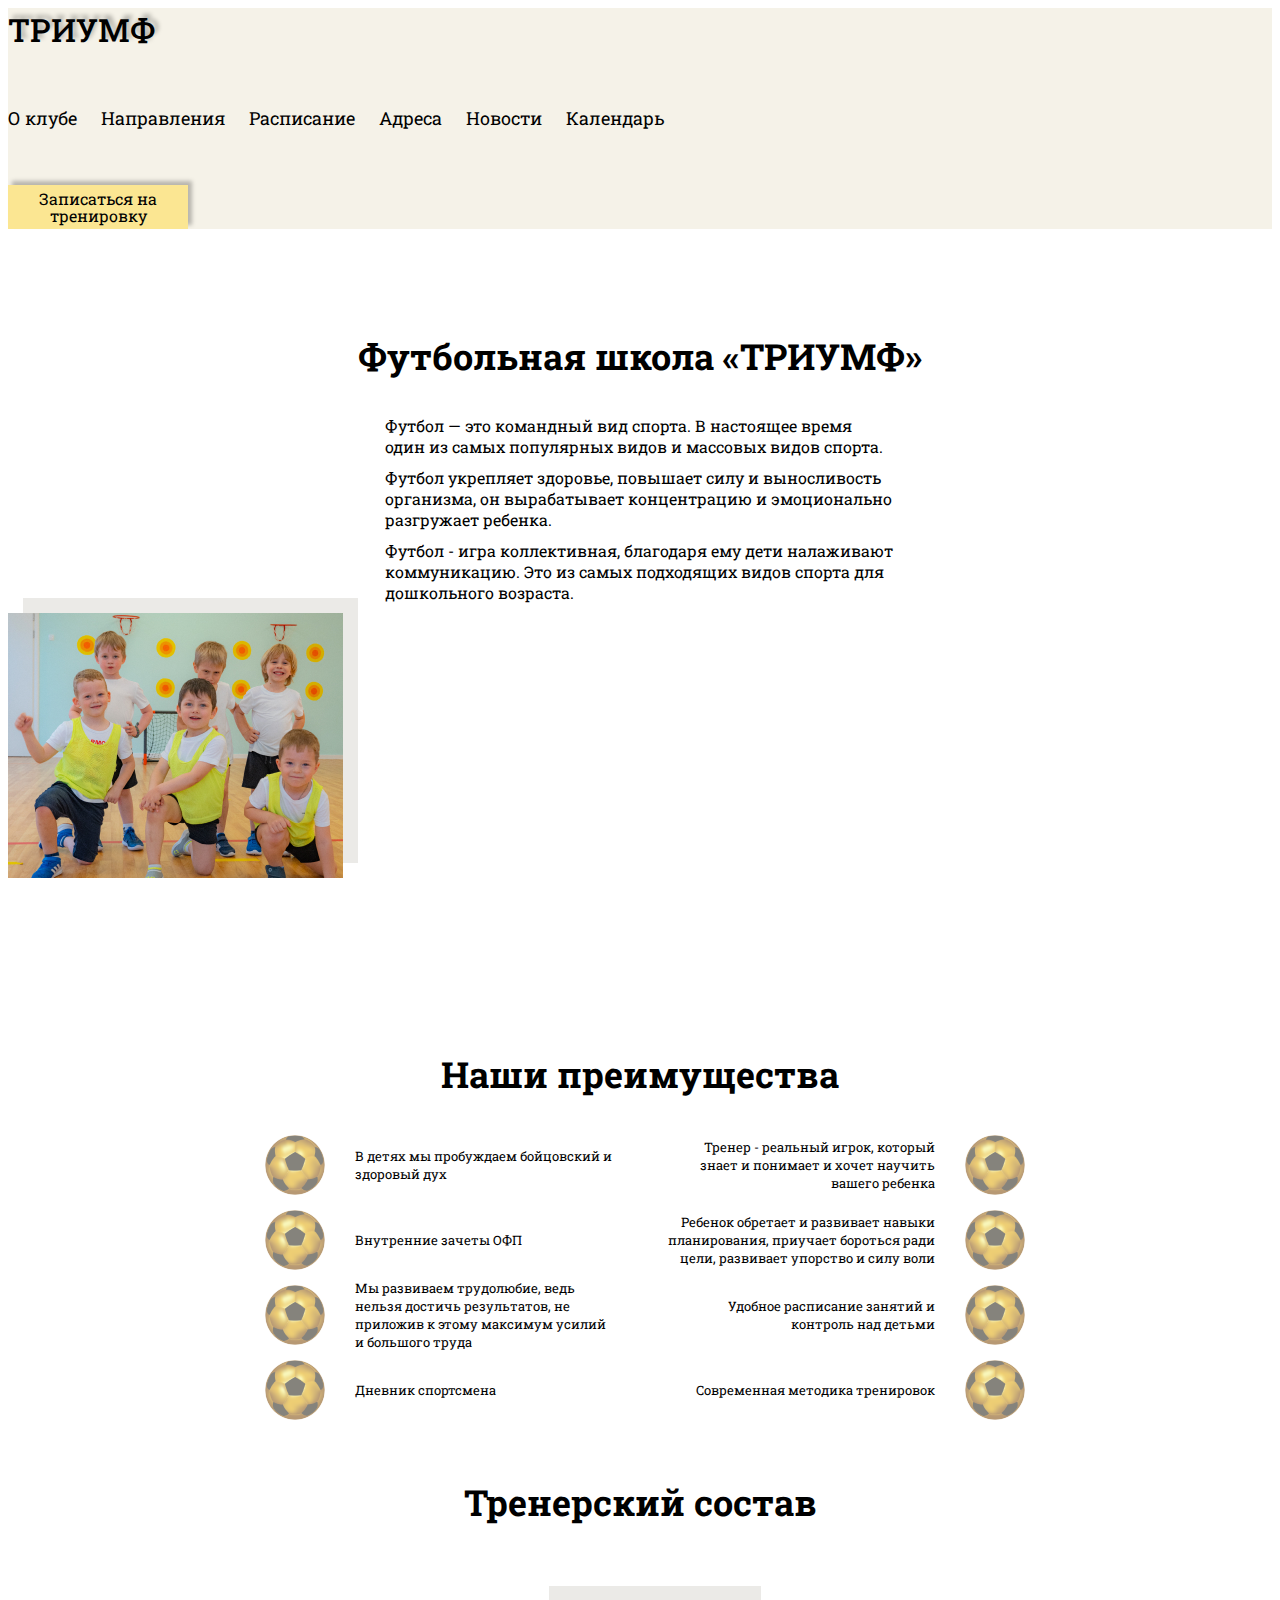
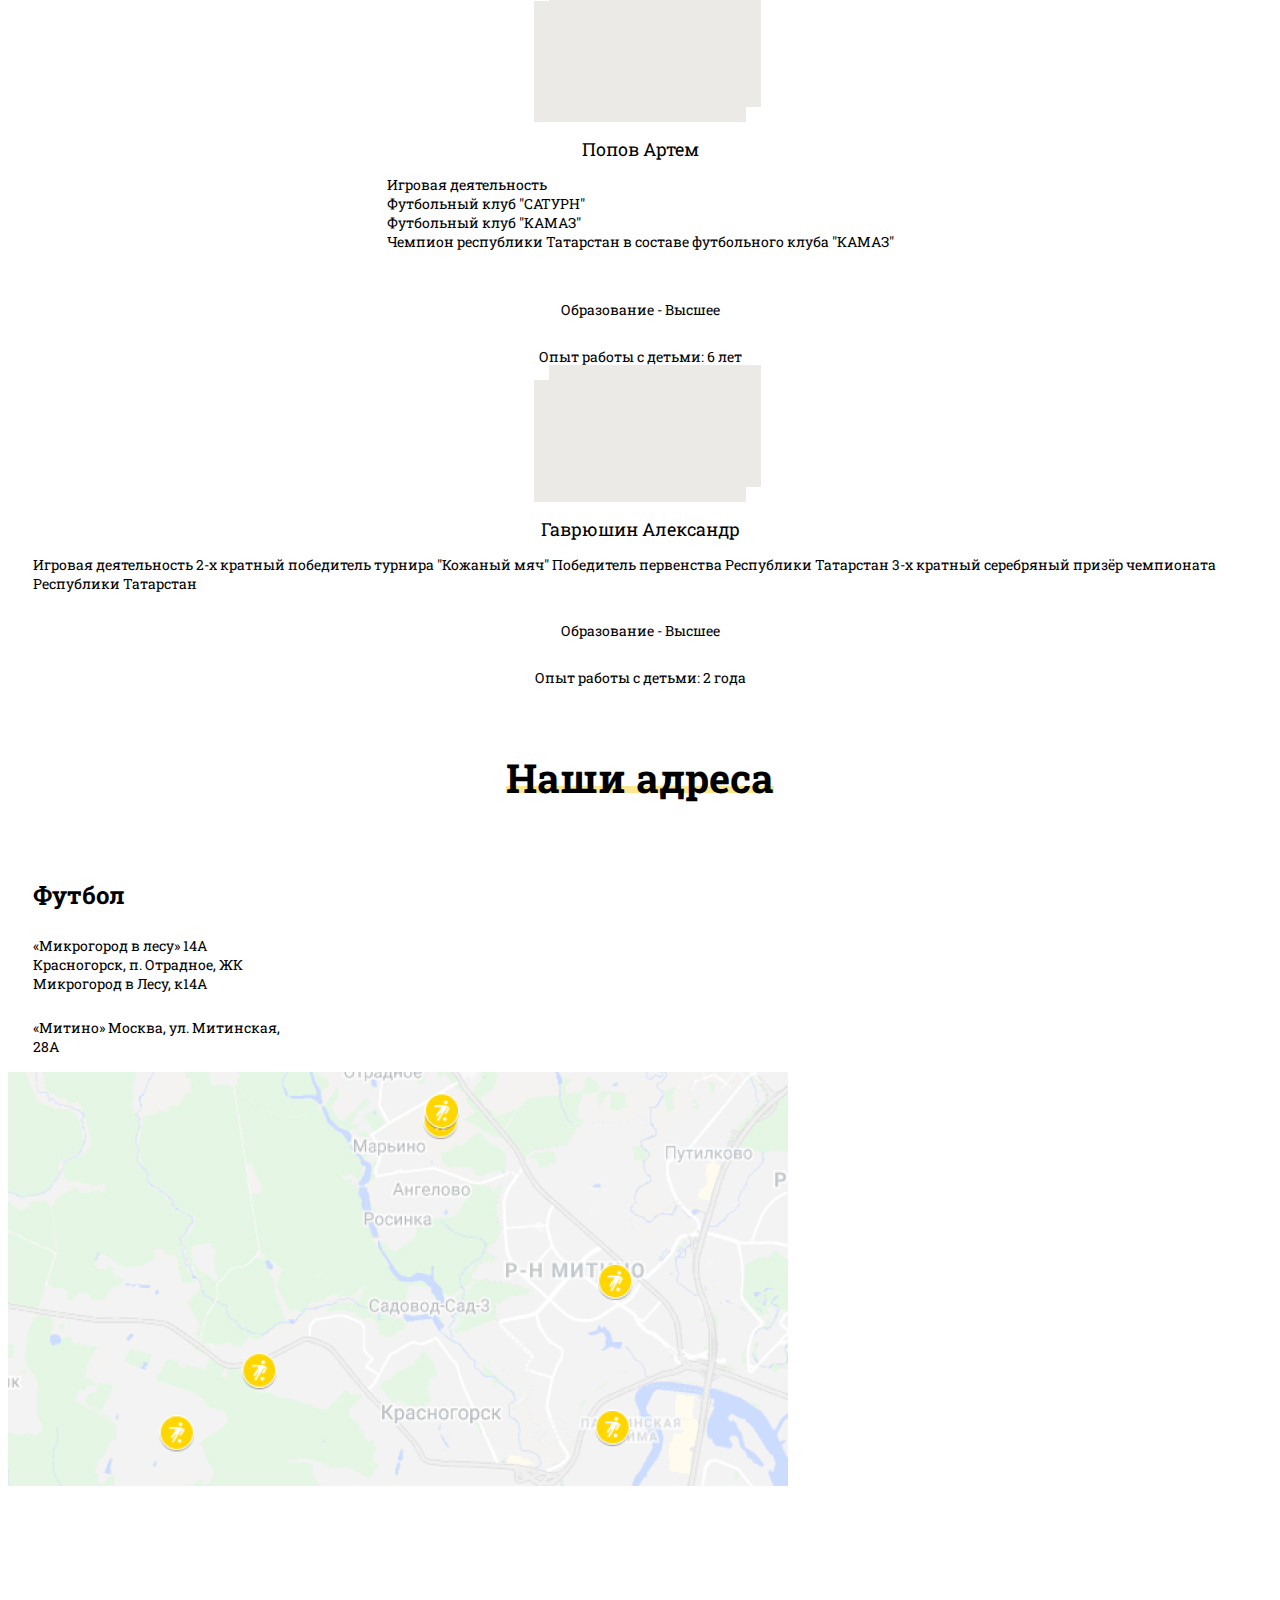
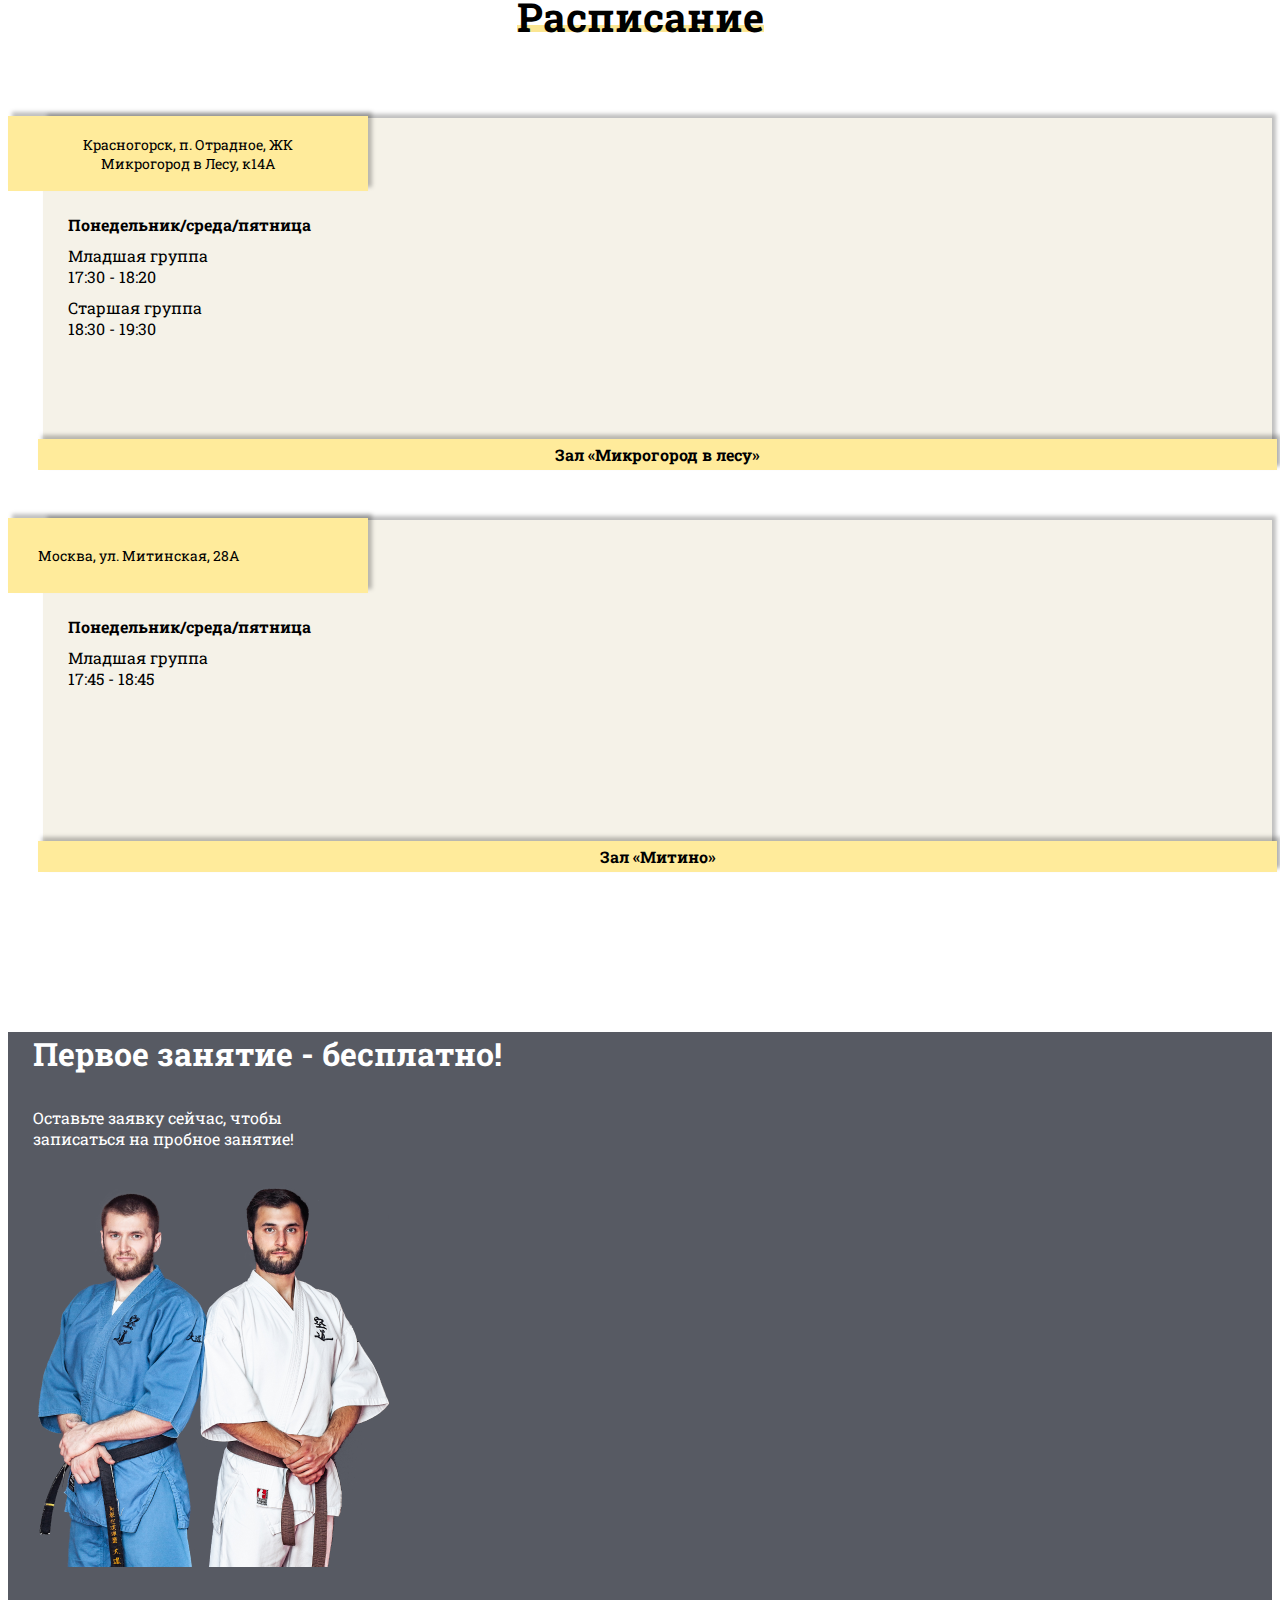
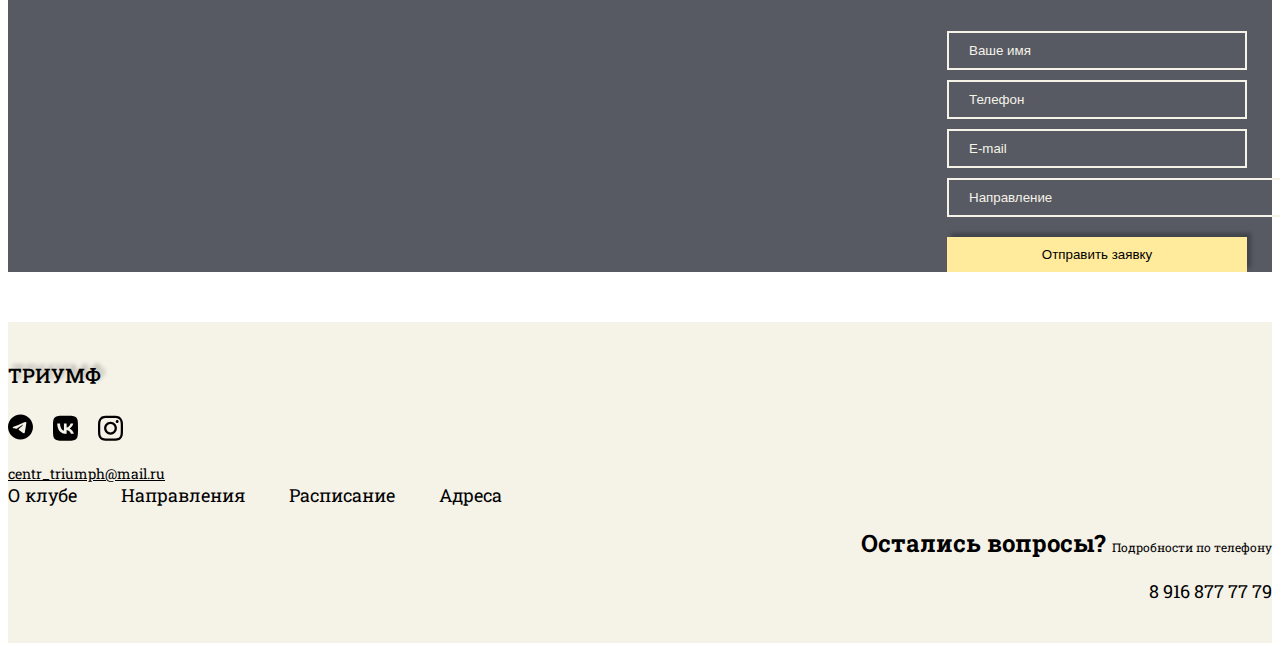
<file: football/index.html>
<!DOCTYPE html>
<html lang="en">

<head>
    <meta charset="UTF-8">
    <meta http-equiv="X-UA-Compatible" content="IE=edge">
    <meta name="viewport" content="width=device-width, initial-scale=1.0">
    <title>Document</title>
    <link href="https://cdn.jsdelivr.net/npm/bootstrap@5.0.2/dist/css/bootstrap.min.css" rel="stylesheet"
        integrity="sha384-EVSTQN3/azprG1Anm3QDgpJLIm9Nao0Yz1ztcQTwFspd3yD65VohhpuuCOmLASjC" crossorigin="anonymous">
    <link rel="stylesheet" href="../assets/css/main.css">
    <script src="https://cdn.jsdelivr.net/npm/bootstrap@5.0.2/dist/js/bootstrap.bundle.min.js"
        integrity="sha384-MrcW6ZMFYlzcLA8Nl+NtUVF0sA7MsXsP1UyJoMp4YLEuNSfAP+JcXn/tWtIaxVXM"
        crossorigin="anonymous"></script>  
    <script defer src="../assets/js/main.js"></script>
</head>

<body>
    <header class="header header_low">
        <div class="container">
            <div class="row align-items-center">
                <div class="col-9 col-lg-2">
                    <div class="header__logotype">
                        <a href="../">Триумф</a>
                    </div>
                </div>
                <div class="d-none d-lg-flex col">
                    <nav class="header__navigation">
                        <a href="./kudo/#about-triumph"><span>О клубе</span></a>
                        <a href="#sports"><span>Направления</span></a>
                        <a href="#schedule"><span>Расписание</span></a>
                        <a href="#addresses"><span>Адреса</span></a>
                        <a href="#news"><span>Новости</span></a>
                        <a href="#calendar"><span>Календарь</span></a>
                    </nav>
                </div>
                <div class="col-3 col-lg-2">
                    <a href="#application" class="header__button">
                        Записаться на тренировку
                    </a>
                </div>
            </div>
        </div>
    </header>
    <main>
        <section class="about-section" id="about-section">
            <div class="container">
                <div class="row align-items-center">
                    <div class="col-12">
                        <h4 class="about-section__title">Футбольная школа «ТРИУМФ»</h4>
                    </div>
                    <div class="col-8">
                        <p class="about-section__text">
                            Футбол — это командный вид спорта. В настоящее время один из самых популярных видов и
                            массовых видов спорта.
                        </p>
                        <p class="about-section__text">
                            Футбол укрепляет здоровье, повышает силу и выносливость организма, он вырабатывает
                            концентрацию и эмоционально разгружает ребенка.
                        </p>
                        <p class="about-section__text">
                            Футбол - игра коллективная, благодаря ему дети налаживают коммуникацию. Это из самых
                            подходящих видов спорта для дошкольного возраста.
                        </p>
                    </div>
                    <div class="col-4">
                        <div class="about-section__image">
                            <img src="../assets/img/football.jpg" alt="Футбол">
                        </div>
                    </div>
                </div>
            </div>
        </section>
        <section class="benefits" id="benefits">
            <div class="container">
                <div class="row">
                    <div class="col-12">
                        <h4 class="benefits__title">Наши преимущества</h4>
                    </div>
                </div>
                <div class="row">
                    <div class="benefits__list benefits-list benefits-list_football">
                        <div class="benefits-list__item">
                            <div class="benefits-list__icon"></div>
                            <div class="benefits-list__text">
                                <p>
                                    В детях мы пробуждаем бойцовский и здоровый дух
                                </p>
                            </div>
                        </div>
                        <div class="benefits-list__item">
                            <div class="benefits-list__icon"></div>
                            <div class="benefits-list__text">
                                <p>
                                    Тренер - реальный игрок, который знает и понимает и хочет научить вашего ребенка
                                </p>
                            </div>
                        </div>
                        <div class="benefits-list__item">
                            <div class="benefits-list__icon"></div>
                            <div class="benefits-list__text">
                                <p>
                                    Внутренние зачеты ОФП
                                </p>
                            </div>
                        </div>
                        <div class="benefits-list__item">
                            <div class="benefits-list__icon"></div>
                            <div class="benefits-list__text">
                                <p>
                                    Ребенок обретает и развивает навыки планирования, приучает бороться ради цели, развивает упорство и силу воли
                                </p>
                            </div>
                        </div>
                        <div class="benefits-list__item">
                            <div class="benefits-list__icon"></div>
                            <div class="benefits-list__text">
                                <p>
                                    Мы развиваем трудолюбие, ведь нельзя достичь результатов, не приложив к этому максимум усилий и большого труда
                                </p>
                            </div>
                        </div>
                        <div class="benefits-list__item">
                            <div class="benefits-list__icon"></div>
                            <div class="benefits-list__text">
                                <p>
                                    Удобное расписание занятий и контроль над детьми
                                </p>
                            </div>
                        </div>
                        <div class="benefits-list__item">
                            <div class="benefits-list__icon"></div>
                            <div class="benefits-list__text">
                                <p>
                                    Дневник спортсмена
                                </p>
                            </div>
                        </div>
                        <div class="benefits-list__item">
                            <div class="benefits-list__icon"></div>
                            <div class="benefits-list__text">
                                <p>
                                    Современная методика тренировок
                                </p>
                            </div>
                        </div>
                    </div>
                </div>
            </div>
        </section>
        <section class="coaching-staff" id="coaching-staff">
            <div class="container">
                <div class="row justify-content-center">
                    <div class="col-12">
                        <h4 class="coaching-staff__title">Тренерский состав</h4>
                    </div>
                    <div class="col-6 col-lg-4">
                        <div class="coaching-staff__trainer trainer">
                            <img class="trainer__photo" src="../assets/img/no-photo.jpg" alt="Попов Артем">
                            <p class="trainer__name">Попов Артем</p>
                            <p class="trainer__description text-center">
                                Игровая деятельность<br />
                                Футбольный клуб "САТУРН"<br />
                                Футбольный клуб "КАМАЗ"<br />
                                Чемпион республики Татарстан в составе футбольного клуба "КАМАЗ"
                            </p>
                            ​<p class="trainer__description">
                                Образование - Высшее
                            </p>
                            <p class="trainer__description">
                                Опыт работы с детьми: 6 лет
                            </p>
                        </div>
                    </div>
                    <div class="col-6 col-lg-4">
                        <div class="coaching-staff__trainer trainer">
                            <img class="trainer__photo" src="../assets/img/no-photo.jpg" alt="Гаврюшин Александр">
                            <p class="trainer__name">Гаврюшин Александр</p>
                            <p class="trainer__description text-center">
                                Игровая деятельность
                                2-х кратный победитель турнира "Кожаный мяч"
                                Победитель первенства Республики Татарстан
                                3-х кратный серебряный призёр чемпионата Республики Татарстан
                            </p>
                            <p class="trainer__description">
                                Образование - Высшее
                            </p>
                            <p class="trainer__description">
                                Опыт работы с детьми: 2 года
                            </p>
                        </div>
                    </div>
                </div>
            </div>
        </section>
        <section class="addresses" id="addresses">
            <div class="container">
                <div class="row">
                    <div class="col-12">
                        <h4 class="addresses__title"><span>Наши адреса</span></h4>
                    </div>
                    <div class="col-12 d-flex align-items-center">
                        <ul class="addresses__list addresses-list">
                            <li class="addresses-list__title">Футбол</li>
                            <li class="addresses-list__item">
                                «Микрогород в лесу» 14А
                                Красногорск, п. Отрадное,
                                ЖК Микрогород в Лесу, к14А
                            </li>
                            <li class="addresses-list__item">
                                «Митино» Москва, ул. Митинская, 28А
                            </li>
                        </ul>
                        <div class="addreses__map">
                            <img src="../assets/img/map.jpg" alt="">
                        </div>
                    </div>
                </div>
            </div>
        </section>
        <section class="schedule" id="schedule">
            <div class="container">
                <div class="row">
                    <div class="col-12">
                        <h4 class="schedule__title"><span>Расписание</span></h4>
                    </div>
                    <div class="col-12">
                        <div class="row justify-content-center">
                            <div class="col-6 col-lg-4">
                                <div class="schedule__box schedule-box">
                                    <h5 class="schedule-box__header">Красногорск, п. Отрадное, ЖК Микрогород в Лесу,
                                        к14А</h5>
                                    <div class="schedule-box__list schedule-list">
                                        <div class="row">
                                            <div class="col-12">
                                                <ul>
                                                    <li class="schedule-list__title">
                                                        Понедельник/среда/пятница
                                                    </li>
                                                    <li>Младшая группа<br />17:30 - 18:20</li>
                                                    <li>Старшая группа<br />18:30 - 19:30</li>
                                                </ul>
                                            </div>
                                        </div>
                                    </div>
                                    <p class="schedule-box__footer">Зал «Микрогород в лесу»</p>
                                </div>
                            </div>
                            <div class="col-6 col-lg-4">
                                <div class="schedule__box schedule-box">
                                    <h5 class="schedule-box__header">Москва, ул. Митинская, 28А</h5>
                                    <div class="schedule-box__list schedule-list">
                                        <div class="row">
                                            <div class="col-12">
                                                <ul>
                                                    <li class="schedule-list__title">
                                                        Понедельник/среда/пятница
                                                    </li>
                                                    <li>Младшая группа<br />17:45 - 18:45</li>
                                                </ul>
                                            </div>
                                        </div>
                                    </div>
                                    <p class="schedule-box__footer">Зал «Митино»</p>
                                </div>
                            </div>
                        </div>
                    </div>
                </div>
            </div>
        </section>
        <section class="application" id="application">
            <div class="container">
                <div class="row">
                    <div class="col">
                        <div class="application__content">
                            <div class="container">
                                <div class="row">
                                    <div class="col-6 col-lg-8">
                                        <div class="row">
                                            <div class="col-xl-6">
                                                <h3 class="application__title">
                                                    Первое занятие - бесплатно!
                                                </h3>
                                                <p class="application__text">
                                                    Оставьте заявку сейчас, чтобы записаться на пробное занятие!
                                                </p>
                                            </div>
                                            <div class="col-xl-6">
                                                <img src="../assets/img/application_background_2.png" alt="">
                                            </div>
                                        </div>
                                    </div>
                                    <div class="col-6 col-lg-4">
                                        <form class="application__form form">
                                            <input type="text" placeholder="Ваше имя">
                                            <input type="text" placeholder="Телефон">
                                            <input type="text" placeholder="E-mail">
                                            <div class="form__selector">
                                                <input type="text" placeholder="Направление">
                                                <ul class="form__selector-options">
                                                    <li>Кудо</li>
                                                    <li>Brazilian Jiu-Jitsu</li>
                                                    <li>Спортивная гимнастика</li>
                                                    <li>Футбол</li>
                                                    <li>Волейбол</li>
                                                    <li>Общая физическая подготовка</li>
                                                </ul>
                                            </div>
                                            <button type="submit">Отправить заявку</button>
                                        </form>
                                    </div>
                                </div>
                            </div>
                        </div>
                    </div>
                </div>
            </div>
        </section>
    </main>
    <footer class="footer">
        <div class="container">
            <div class="row align-items-center">
                <div class="col-3">
                    <div class="footer__logotype">
                        <a href="../">Триумф</a>
                    </div>
                    <div class="footer__social-network">
                        <ul>
                            <li>
                                <a href="">
                                    <svg xmlns="http://www.w3.org/2000/svg" viewBox="0 0 496 512">
                                        <!--! Font Awesome Pro 6.1.1 by @fontawesome - https://fontawesome.com License - https://fontawesome.com/license (Commercial License) Copyright 2022 Fonticons, Inc. -->
                                        <path
                                            d="M248,8C111.033,8,0,119.033,0,256S111.033,504,248,504,496,392.967,496,256,384.967,8,248,8ZM362.952,176.66c-3.732,39.215-19.881,134.378-28.1,178.3-3.476,18.584-10.322,24.816-16.948,25.425-14.4,1.326-25.338-9.517-39.287-18.661-21.827-14.308-34.158-23.215-55.346-37.177-24.485-16.135-8.612-25,5.342-39.5,3.652-3.793,67.107-61.51,68.335-66.746.153-.655.3-3.1-1.154-4.384s-3.59-.849-5.135-.5q-3.283.746-104.608,69.142-14.845,10.194-26.894,9.934c-8.855-.191-25.888-5.006-38.551-9.123-15.531-5.048-27.875-7.717-26.8-16.291q.84-6.7,18.45-13.7,108.446-47.248,144.628-62.3c68.872-28.647,83.183-33.623,92.511-33.789,2.052-.034,6.639.474,9.61,2.885a10.452,10.452,0,0,1,3.53,6.716A43.765,43.765,0,0,1,362.952,176.66Z" />
                                    </svg>
                                </a>
                            </li>
                            <li>
                                <a href="">
                                    <svg xmlns="http://www.w3.org/2000/svg" viewBox="0 0 448 512">
                                        <!--! Font Awesome Pro 6.1.1 by @fontawesome - https://fontawesome.com License - https://fontawesome.com/license (Commercial License) Copyright 2022 Fonticons, Inc. -->
                                        <path
                                            d="M31.4907 63.4907C0 94.9813 0 145.671 0 247.04V264.96C0 366.329 0 417.019 31.4907 448.509C62.9813 480 113.671 480 215.04 480H232.96C334.329 480 385.019 480 416.509 448.509C448 417.019 448 366.329 448 264.96V247.04C448 145.671 448 94.9813 416.509 63.4907C385.019 32 334.329 32 232.96 32H215.04C113.671 32 62.9813 32 31.4907 63.4907ZM75.6 168.267H126.747C128.427 253.76 166.133 289.973 196 297.44V168.267H244.16V242C273.653 238.827 304.64 205.227 315.093 168.267H363.253C359.313 187.435 351.46 205.583 340.186 221.579C328.913 237.574 314.461 251.071 297.733 261.227C316.41 270.499 332.907 283.63 346.132 299.751C359.357 315.873 369.01 334.618 374.453 354.747H321.44C316.555 337.262 306.614 321.61 292.865 309.754C279.117 297.899 262.173 290.368 244.16 288.107V354.747H238.373C136.267 354.747 78.0267 284.747 75.6 168.267Z" />
                                    </svg>
                                </a>
                            </li>
                            <li>
                                <a href="">
                                    <svg xmlns="http://www.w3.org/2000/svg" viewBox="0 0 448 512">
                                        <!--! Font Awesome Pro 6.1.1 by @fontawesome - https://fontawesome.com License - https://fontawesome.com/license (Commercial License) Copyright 2022 Fonticons, Inc. -->
                                        <path
                                            d="M224.1 141c-63.6 0-114.9 51.3-114.9 114.9s51.3 114.9 114.9 114.9S339 319.5 339 255.9 287.7 141 224.1 141zm0 189.6c-41.1 0-74.7-33.5-74.7-74.7s33.5-74.7 74.7-74.7 74.7 33.5 74.7 74.7-33.6 74.7-74.7 74.7zm146.4-194.3c0 14.9-12 26.8-26.8 26.8-14.9 0-26.8-12-26.8-26.8s12-26.8 26.8-26.8 26.8 12 26.8 26.8zm76.1 27.2c-1.7-35.9-9.9-67.7-36.2-93.9-26.2-26.2-58-34.4-93.9-36.2-37-2.1-147.9-2.1-184.9 0-35.8 1.7-67.6 9.9-93.9 36.1s-34.4 58-36.2 93.9c-2.1 37-2.1 147.9 0 184.9 1.7 35.9 9.9 67.7 36.2 93.9s58 34.4 93.9 36.2c37 2.1 147.9 2.1 184.9 0 35.9-1.7 67.7-9.9 93.9-36.2 26.2-26.2 34.4-58 36.2-93.9 2.1-37 2.1-147.8 0-184.8zM398.8 388c-7.8 19.6-22.9 34.7-42.6 42.6-29.5 11.7-99.5 9-132.1 9s-102.7 2.6-132.1-9c-19.6-7.8-34.7-22.9-42.6-42.6-11.7-29.5-9-99.5-9-132.1s-2.6-102.7 9-132.1c7.8-19.6 22.9-34.7 42.6-42.6 29.5-11.7 99.5-9 132.1-9s102.7-2.6 132.1 9c19.6 7.8 34.7 22.9 42.6 42.6 11.7 29.5 9 99.5 9 132.1s2.7 102.7-9 132.1z" />
                                    </svg>
                                </a>
                            </li>
                        </ul>
                    </div>
                    <a class="footer__email" href="mailto:centr_triumph@mail.ru">centr_triumph@mail.ru</a>
                </div>
                <div class="col-6">
                    <nav class="footer__navigation">
                        <a href="#about-section"><span>О клубе</span></a>
                        <a href="../#sports"><span>Направления</span></a>
                        <a href="#schedule"><span>Расписание</span></a>
                        <a href="#addresses"><span>Адреса</span></a>
                    </nav>
                </div>
                <div class="col-3">
                    <p class="footer__text">
                        Остались вопросы? <span>Подробности по телефону</span>
                    </p>
                    <a class="footer__tel" href="tel:89168777779">8 916 877 77 79</a>
                </div>
            </div>
        </div>
    </footer>
</body>

</html>
</file>
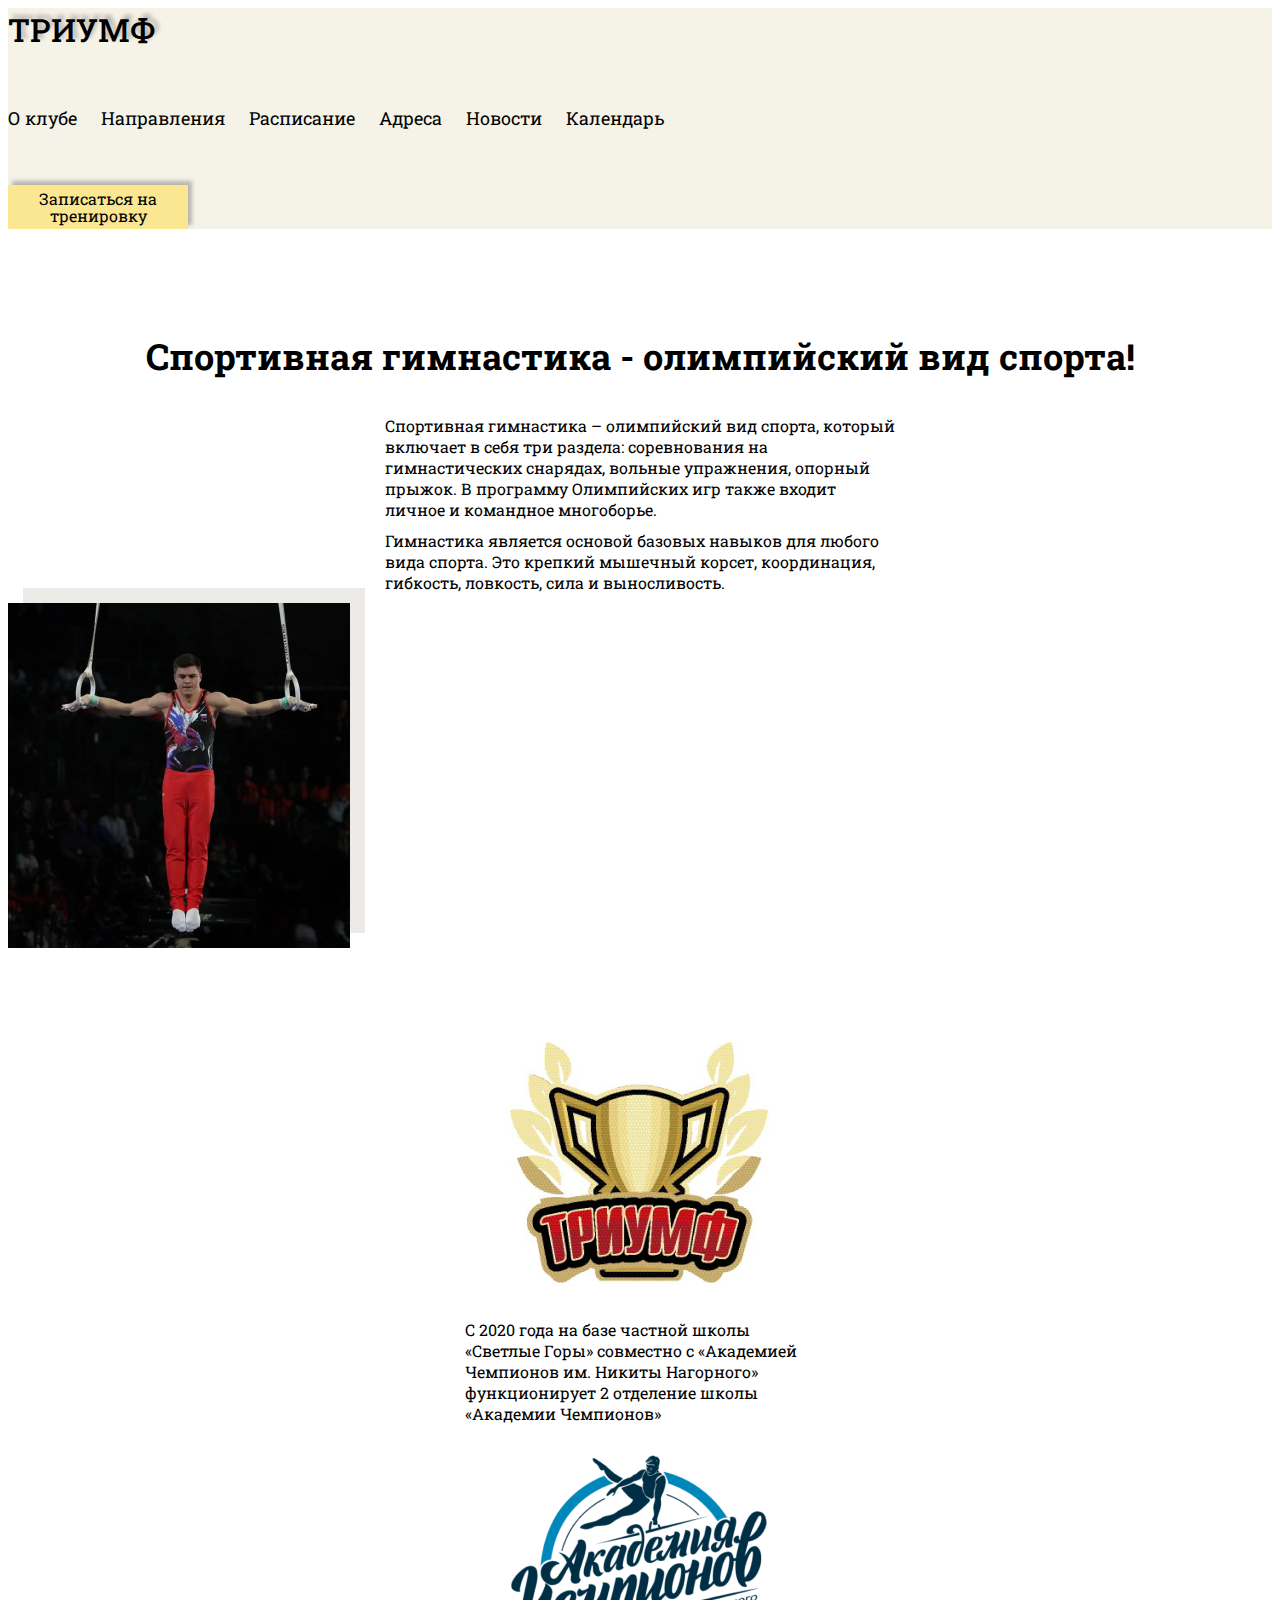
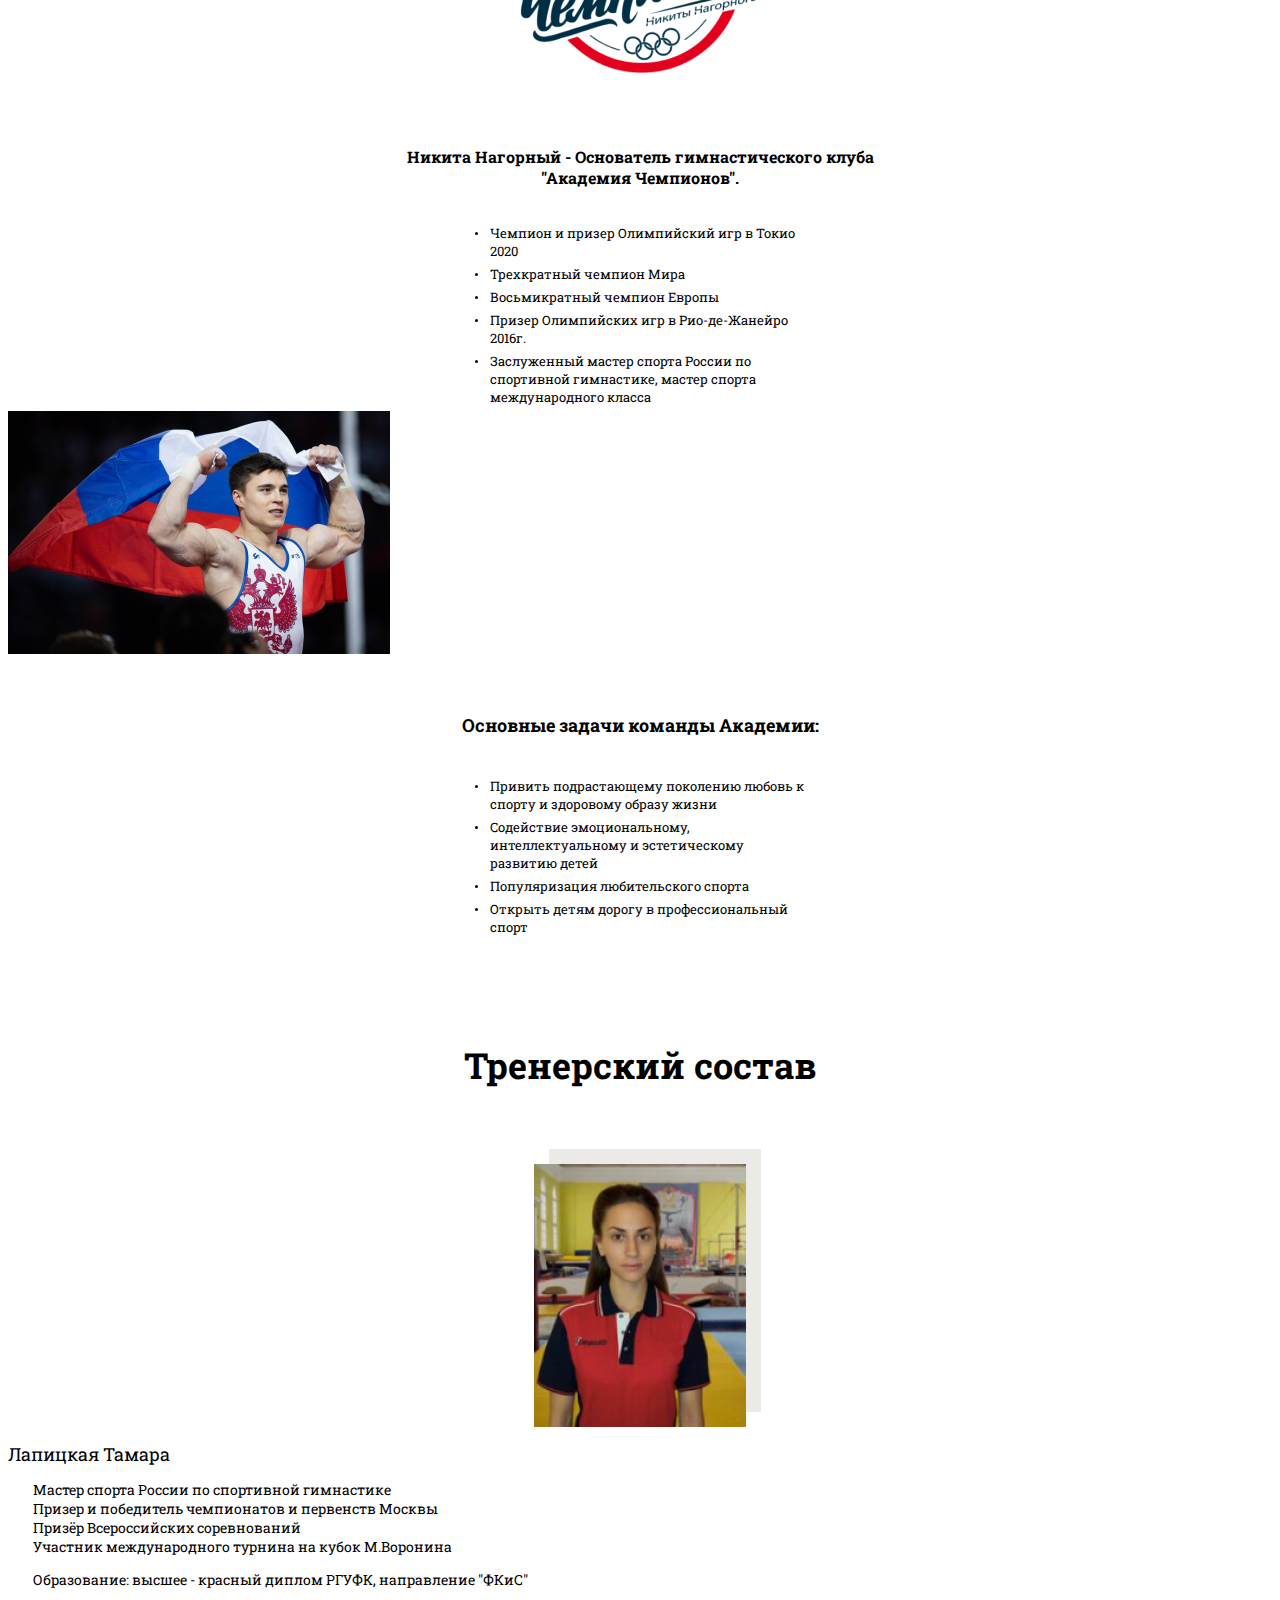
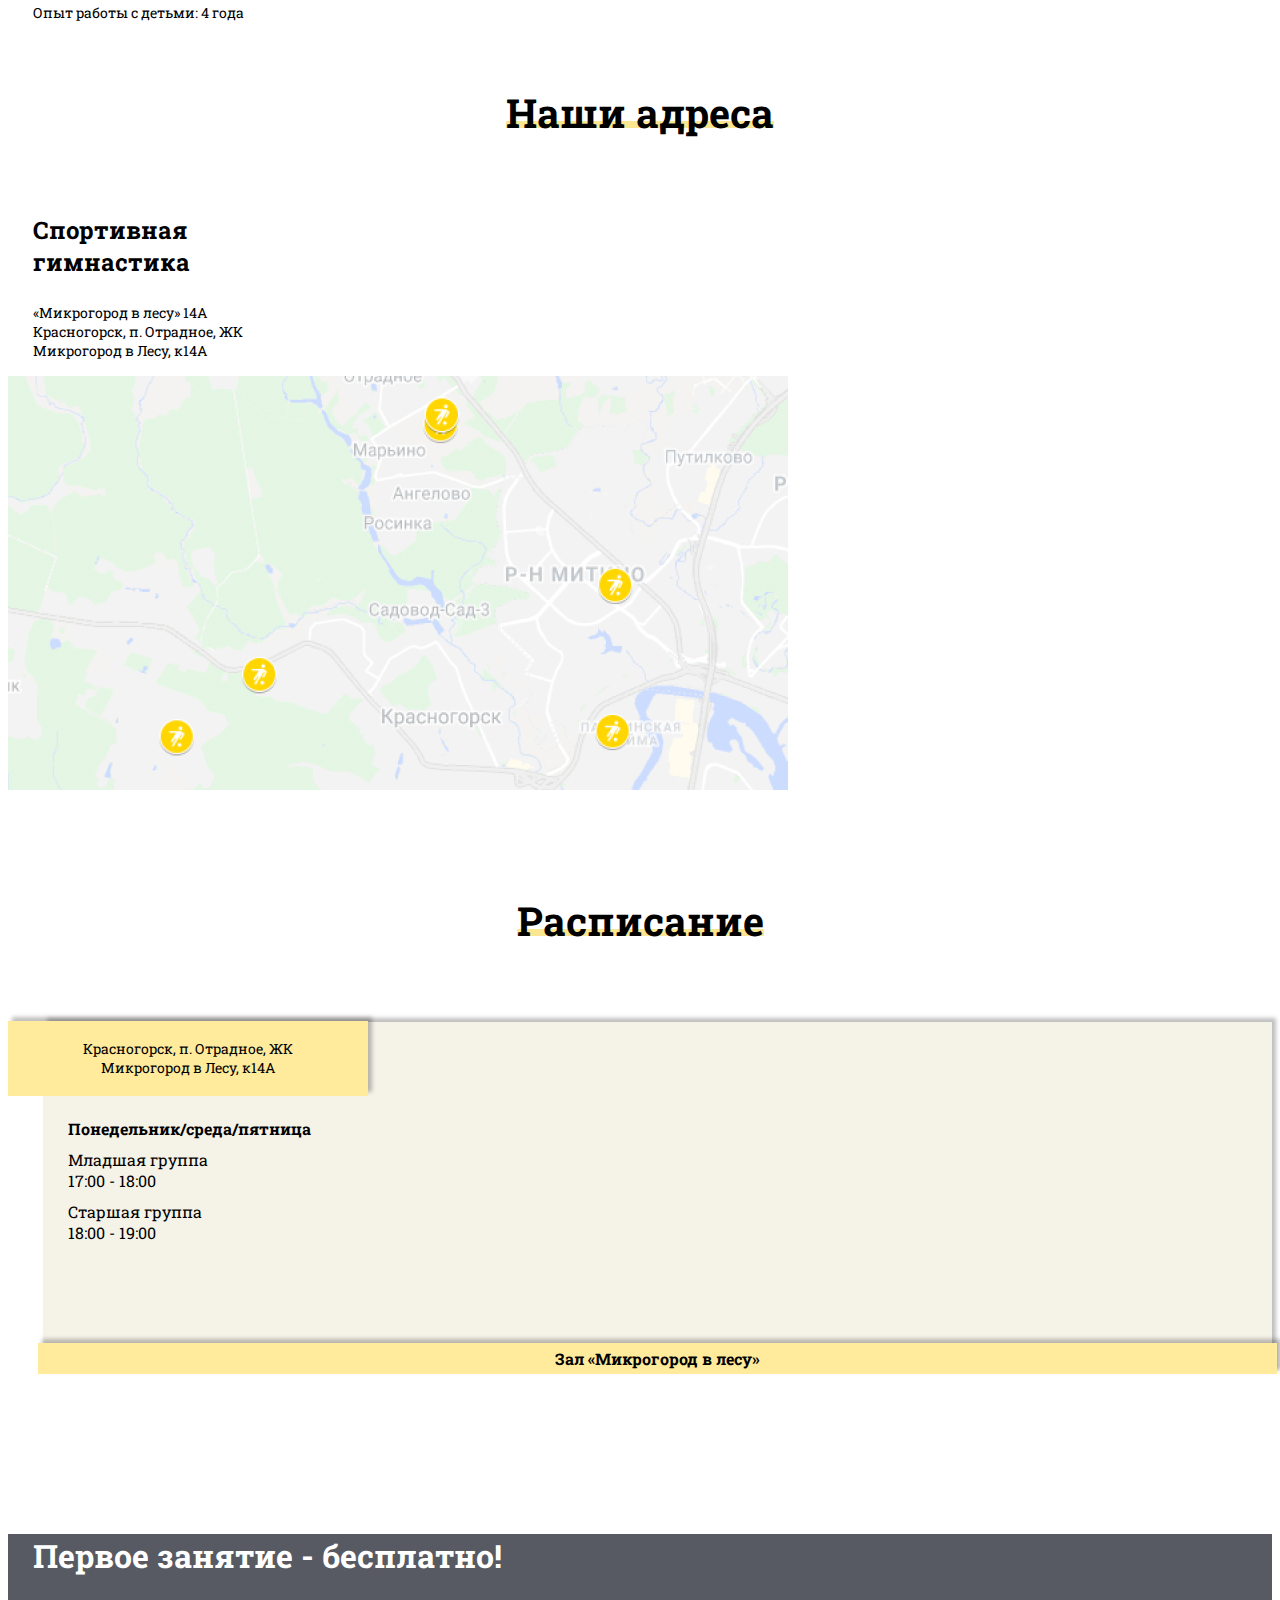
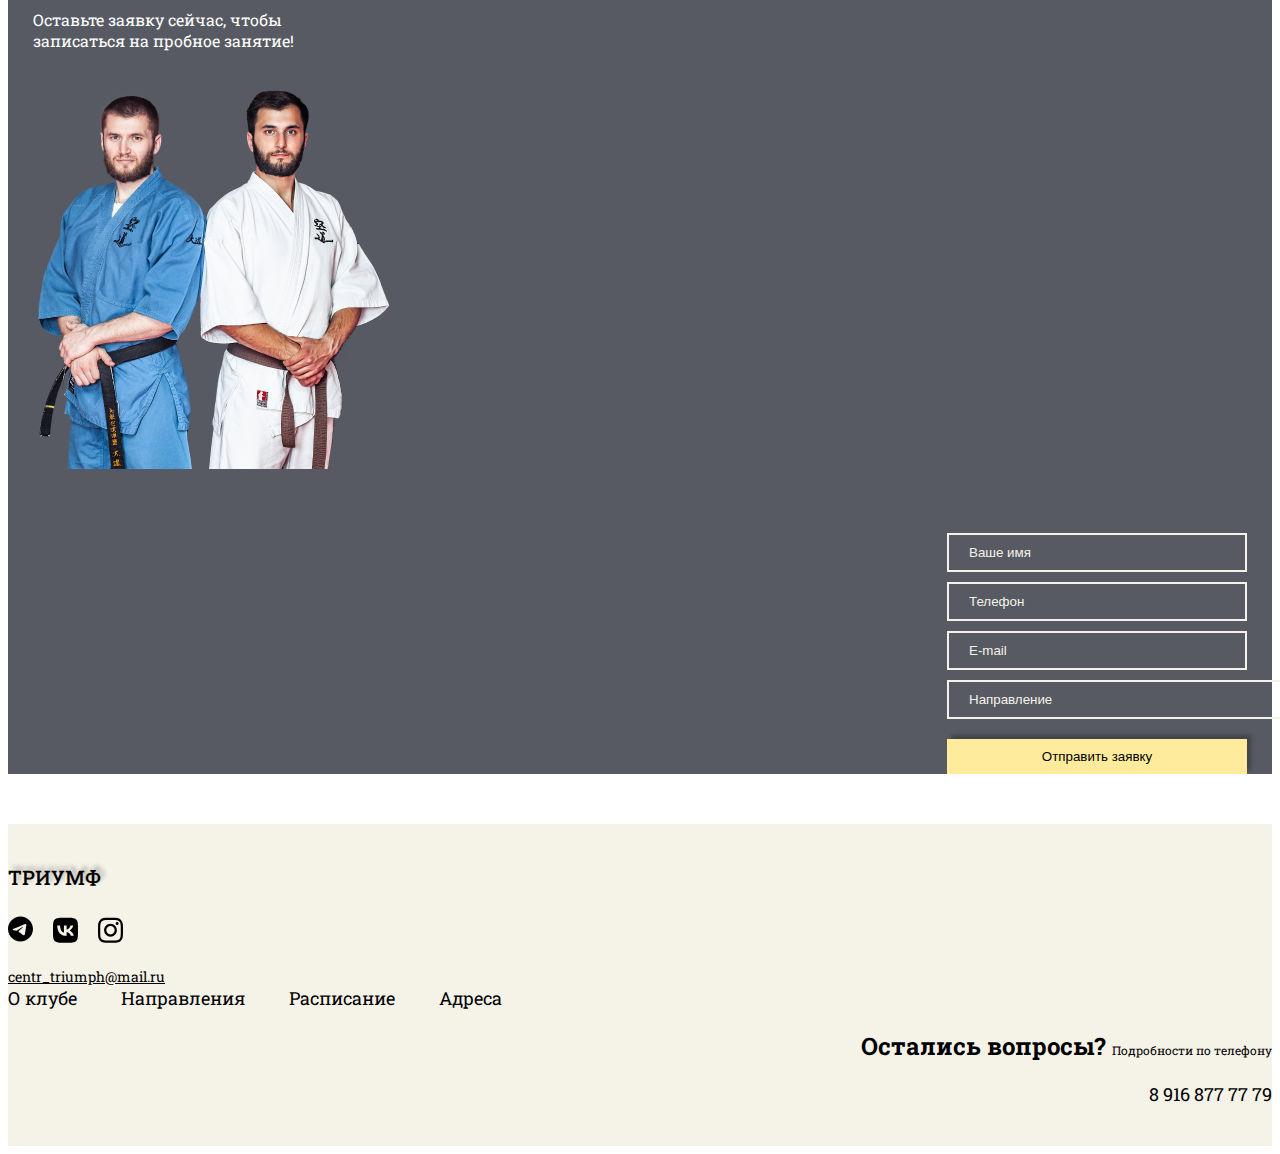
<file: gymnastics/index.html>
<!DOCTYPE html>
<html lang="en">

<head>
    <meta charset="UTF-8">
    <meta http-equiv="X-UA-Compatible" content="IE=edge">
    <meta name="viewport" content="width=device-width, initial-scale=1.0">
    <title>Document</title>
    <link href="https://cdn.jsdelivr.net/npm/bootstrap@5.0.2/dist/css/bootstrap.min.css" rel="stylesheet"
        integrity="sha384-EVSTQN3/azprG1Anm3QDgpJLIm9Nao0Yz1ztcQTwFspd3yD65VohhpuuCOmLASjC" crossorigin="anonymous">
    <link rel="stylesheet" href="../assets/css/main.css">
    <script src="https://cdn.jsdelivr.net/npm/bootstrap@5.0.2/dist/js/bootstrap.bundle.min.js"
        integrity="sha384-MrcW6ZMFYlzcLA8Nl+NtUVF0sA7MsXsP1UyJoMp4YLEuNSfAP+JcXn/tWtIaxVXM"
        crossorigin="anonymous"></script>
    <script defer src="../assets/js/main.js"></script>
</head>

<body>
    <header class="header header_low">
        <div class="container">
            <div class="row align-items-center">
                <div class="col-9 col-lg-2">
                    <div class="header__logotype">
                        <a href="../">Триумф</a>
                    </div>
                </div>
                <div class="d-none d-lg-flex col">
                    <nav class="header__navigation">
                        <a href="./kudo/#about-triumph"><span>О клубе</span></a>
                        <a href="#sports"><span>Направления</span></a>
                        <a href="#schedule"><span>Расписание</span></a>
                        <a href="#addresses"><span>Адреса</span></a>
                        <a href="#news"><span>Новости</span></a>
                        <a href="#calendar"><span>Календарь</span></a>
                    </nav>
                </div>
                <div class="col-3 col-lg-2">
                    <a href="#application" class="header__button">
                        Записаться на тренировку
                    </a>
                </div>
            </div>
        </div>
    </header>
    <main>
        <section class="about-section" id="about-section">
            <div class="container">
                <div class="row align-items-center">
                    <div class="col-12">
                        <h4 class="about-section__title">Спортивная гимнастика - олимпийский вид спорта!</h4>
                    </div>
                    <div class="col-8">
                        <p class="about-section__text">
                            Спортивная гимнастика – олимпийский вид спорта, который включает в себя три раздела:
                            соревнования на гимнастических снарядах, вольные упражнения, опорный прыжок. В программу
                            Олимпийских игр также входит личное и командное многоборье.
                        </p>
                        <p class="about-section__text">
                            Гимнастика является основой базовых навыков для любого вида спорта.
                            Это крепкий мышечный корсет, координация, гибкость, ловкость, сила и выносливость.
                        </p>
                    </div>
                    <div class="col-4">
                        <div class="about-section__image">
                            <img src="../assets/img/about-section_gymnastics.jpg" alt="Гимнастика">
                        </div>
                    </div>
                </div>
            </div>
        </section>
        <section class="about-trainer" id="about-trainer">
            <div class="container">
                <div class="row">
                    <div class="col-6 col-lg-4">
                        <img class="about-trainer__image" src="../assets/img/triumph.png" alt="">
                    </div>
                    <div class="col-6 col-lg-4 d-flex">
                        <p class="about-trainer__text">
                            С 2020 года на базе
                            частной школы «Светлые Горы» совместно с «Академией Чемпионов им. Никиты Нагорного»
                            функционирует 2 отделение школы «Академии Чемпионов»
                        </p>
                    </div>
                    <div class="col-6 col-lg-4">
                        <img class="about-trainer__image" src="../assets/img/academy-of-сhampions.png" alt="">
                    </div>
                    <div class="col-6 col-lg-4">
                        <h5 class="about-trainer__block-title about-trainer__block-title_sm">
                            Никита Нагорный - Основатель гимнастического клуба<br />"Академия Чемпионов".
                        </h5>
                        <ul class="about-trainer__list">
                            <li>Чемпион и призер Олимпийский игр в Токио 2020</li>
                            <li>Трехкратный чемпион Мира</li>
                            <li>Восьмикратный чемпион Европы</li>
                            <li>Призер Олимпийских игр в Рио-де-Жанейро 2016г.</li>
                            <li>Заслуженный мастер спорта России по спортивной гимнастике, мастер спорта международного
                                класса</li>
                        </ul>
                    </div>
                    <div class="col-6 col-lg-4">
                        <img src="../assets/img/nagornyi.jpg" alt="">
                    </div>
                    <div class="col-6 col-lg-4">
                        <h5 class="about-trainer__block-title">Основные задачи команды Академии:</h5>
                        <ul class="about-trainer__list">
                            <li>Привить подрастающему поколению любовь к спорту и здоровому образу жизни</li>
                            <li>Содействие эмоциональному, интеллектуальному и эстетическому развитию детей</li>
                            <li>Популяризация любительского спорта</li>
                            <li>Открыть детям дорогу в профессиональный спорт</li>
                        </ul>
                    </div>
                </div>
            </div>
        </section>
        <section class="coaching-staff" id="coaching-staff">
            <div class="container">
                <div class="row justify-content-center">
                    <div class="col-12">
                        <h4 class="coaching-staff__title">Тренерский состав</h4>
                    </div>
                    <div class="col-4 col-lg-3">
                        <div class="coaching-staff__trainer trainer">
                            <img class="trainer__photo" src="../assets/img/trainer_5.jpg" alt="Лапицкая Тамара">
                        </div>
                    </div>
                    <div class="col-6 col-lg-5">
                        <p class="trainer__name">Лапицкая Тамара</p>
                        <p class="trainer__description">
                            Мастер спорта России по спортивной гимнастике<br/>
                            Призер и победитель чемпионатов и первенств Москвы<br/>
                            Призёр Всероссийских соревнований<br/>
                            Участник международного турнина на кубок М.Воронина
                        </p>
                        <p class="trainer__description">
                            Образование: высшее - красный диплом РГУФК, направление "ФКиС"
                        </p>
                        <p class="trainer__description">
                            Опыт работы с детьми: 4 года
                        </p>
                    </div>
                </div>
            </div>
        </section>
        <section class="addresses" id="addresses">
            <div class="container">
                <div class="row">
                    <div class="col-12">
                        <h4 class="addresses__title"><span>Наши адреса</span></h4>
                    </div>
                    <div class="col-12 d-flex align-items-center">
                        <ul class="addresses__list addresses-list">
                            <li class="addresses-list__title">Спортивная гимнастика</li>
                            <li class="addresses-list__item">
                                «Микрогород в лесу» 14А
                                Красногорск, п. Отрадное,
                                ЖК Микрогород в Лесу, к14А
                            </li>
                        </ul>
                        <div class="addreses__map">
                            <img src="../assets/img/map.jpg" alt="">
                        </div>
                    </div>
                </div>
            </div>
        </section>
        <section class="schedule" id="schedule">
            <div class="container">
                <div class="row">
                    <div class="col-12">
                        <h4 class="schedule__title"><span>Расписание</span></h4>
                    </div>
                    <div class="col-12">
                        <div class="row justify-content-center">
                            <div class="col-6 col-lg-4">
                                <div class="schedule__box schedule-box">
                                    <h5 class="schedule-box__header">Красногорск, п. Отрадное, ЖК Микрогород в Лесу,
                                        к14А</h5>
                                    <div class="schedule-box__list schedule-list">
                                        <div class="row">
                                            <div class="col-12">
                                                <ul>
                                                    <li class="schedule-list__title">
                                                        Понедельник/среда/пятница
                                                    </li>
                                                    <li>Младшая группа<br />17:00 - 18:00</li>
                                                    <li>Старшая группа<br />18:00 - 19:00</li>
                                                </ul>
                                            </div>
                                        </div>
                                    </div>
                                    <p class="schedule-box__footer">Зал «Микрогород в лесу»</p>
                                </div>
                            </div>
                        </div>
                    </div>
                </div>
            </div>
        </section>
        <section class="application" id="application">
            <div class="container">
                <div class="row">
                    <div class="col">
                        <div class="application__content">
                            <div class="container">
                                <div class="row">
                                    <div class="col-6 col-lg-8">
                                        <div class="row">
                                            <div class="col-xl-6">
                                                <h3 class="application__title">
                                                    Первое занятие - бесплатно!
                                                </h3>
                                                <p class="application__text">
                                                    Оставьте заявку сейчас, чтобы записаться на пробное занятие!
                                                </p>
                                            </div>
                                            <div class="col-xl-6">
                                                <img src="../assets/img/application_background_2.png" alt="">
                                            </div>
                                        </div>
                                    </div>
                                    <div class="col-6 col-lg-4">
                                        <form class="application__form form">
                                            <input type="text" placeholder="Ваше имя">
                                            <input type="text" placeholder="Телефон">
                                            <input type="text" placeholder="E-mail">
                                            <div class="form__selector">
                                                <input type="text" placeholder="Направление">
                                                <ul class="form__selector-options">
                                                    <li>Кудо</li>
                                                    <li>Brazilian Jiu-Jitsu</li>
                                                    <li>Спортивная гимнастика</li>
                                                    <li>Футбол</li>
                                                    <li>Волейбол</li>
                                                    <li>Общая физическая подготовка</li>
                                                </ul>
                                            </div>
                                            <button type="submit">Отправить заявку</button>
                                        </form>
                                    </div>
                                </div>
                            </div>
                        </div>
                    </div>
                </div>
            </div>
        </section>
    </main>
    <footer class="footer">
        <div class="container">
            <div class="row align-items-center">
                <div class="col-3">
                    <div class="footer__logotype">
                        <a href="../">Триумф</a>
                    </div>
                    <div class="footer__social-network">
                        <ul>
                            <li>
                                <a href="">
                                    <svg xmlns="http://www.w3.org/2000/svg" viewBox="0 0 496 512">
                                        <!--! Font Awesome Pro 6.1.1 by @fontawesome - https://fontawesome.com License - https://fontawesome.com/license (Commercial License) Copyright 2022 Fonticons, Inc. -->
                                        <path
                                            d="M248,8C111.033,8,0,119.033,0,256S111.033,504,248,504,496,392.967,496,256,384.967,8,248,8ZM362.952,176.66c-3.732,39.215-19.881,134.378-28.1,178.3-3.476,18.584-10.322,24.816-16.948,25.425-14.4,1.326-25.338-9.517-39.287-18.661-21.827-14.308-34.158-23.215-55.346-37.177-24.485-16.135-8.612-25,5.342-39.5,3.652-3.793,67.107-61.51,68.335-66.746.153-.655.3-3.1-1.154-4.384s-3.59-.849-5.135-.5q-3.283.746-104.608,69.142-14.845,10.194-26.894,9.934c-8.855-.191-25.888-5.006-38.551-9.123-15.531-5.048-27.875-7.717-26.8-16.291q.84-6.7,18.45-13.7,108.446-47.248,144.628-62.3c68.872-28.647,83.183-33.623,92.511-33.789,2.052-.034,6.639.474,9.61,2.885a10.452,10.452,0,0,1,3.53,6.716A43.765,43.765,0,0,1,362.952,176.66Z" />
                                    </svg>
                                </a>
                            </li>
                            <li>
                                <a href="">
                                    <svg xmlns="http://www.w3.org/2000/svg" viewBox="0 0 448 512">
                                        <!--! Font Awesome Pro 6.1.1 by @fontawesome - https://fontawesome.com License - https://fontawesome.com/license (Commercial License) Copyright 2022 Fonticons, Inc. -->
                                        <path
                                            d="M31.4907 63.4907C0 94.9813 0 145.671 0 247.04V264.96C0 366.329 0 417.019 31.4907 448.509C62.9813 480 113.671 480 215.04 480H232.96C334.329 480 385.019 480 416.509 448.509C448 417.019 448 366.329 448 264.96V247.04C448 145.671 448 94.9813 416.509 63.4907C385.019 32 334.329 32 232.96 32H215.04C113.671 32 62.9813 32 31.4907 63.4907ZM75.6 168.267H126.747C128.427 253.76 166.133 289.973 196 297.44V168.267H244.16V242C273.653 238.827 304.64 205.227 315.093 168.267H363.253C359.313 187.435 351.46 205.583 340.186 221.579C328.913 237.574 314.461 251.071 297.733 261.227C316.41 270.499 332.907 283.63 346.132 299.751C359.357 315.873 369.01 334.618 374.453 354.747H321.44C316.555 337.262 306.614 321.61 292.865 309.754C279.117 297.899 262.173 290.368 244.16 288.107V354.747H238.373C136.267 354.747 78.0267 284.747 75.6 168.267Z" />
                                    </svg>
                                </a>
                            </li>
                            <li>
                                <a href="">
                                    <svg xmlns="http://www.w3.org/2000/svg" viewBox="0 0 448 512">
                                        <!--! Font Awesome Pro 6.1.1 by @fontawesome - https://fontawesome.com License - https://fontawesome.com/license (Commercial License) Copyright 2022 Fonticons, Inc. -->
                                        <path
                                            d="M224.1 141c-63.6 0-114.9 51.3-114.9 114.9s51.3 114.9 114.9 114.9S339 319.5 339 255.9 287.7 141 224.1 141zm0 189.6c-41.1 0-74.7-33.5-74.7-74.7s33.5-74.7 74.7-74.7 74.7 33.5 74.7 74.7-33.6 74.7-74.7 74.7zm146.4-194.3c0 14.9-12 26.8-26.8 26.8-14.9 0-26.8-12-26.8-26.8s12-26.8 26.8-26.8 26.8 12 26.8 26.8zm76.1 27.2c-1.7-35.9-9.9-67.7-36.2-93.9-26.2-26.2-58-34.4-93.9-36.2-37-2.1-147.9-2.1-184.9 0-35.8 1.7-67.6 9.9-93.9 36.1s-34.4 58-36.2 93.9c-2.1 37-2.1 147.9 0 184.9 1.7 35.9 9.9 67.7 36.2 93.9s58 34.4 93.9 36.2c37 2.1 147.9 2.1 184.9 0 35.9-1.7 67.7-9.9 93.9-36.2 26.2-26.2 34.4-58 36.2-93.9 2.1-37 2.1-147.8 0-184.8zM398.8 388c-7.8 19.6-22.9 34.7-42.6 42.6-29.5 11.7-99.5 9-132.1 9s-102.7 2.6-132.1-9c-19.6-7.8-34.7-22.9-42.6-42.6-11.7-29.5-9-99.5-9-132.1s-2.6-102.7 9-132.1c7.8-19.6 22.9-34.7 42.6-42.6 29.5-11.7 99.5-9 132.1-9s102.7-2.6 132.1 9c19.6 7.8 34.7 22.9 42.6 42.6 11.7 29.5 9 99.5 9 132.1s2.7 102.7-9 132.1z" />
                                    </svg>
                                </a>
                            </li>
                        </ul>
                    </div>
                    <a class="footer__email" href="mailto:centr_triumph@mail.ru">centr_triumph@mail.ru</a>
                </div>
                <div class="col-6">
                    <nav class="footer__navigation">
                        <a href="#about-section"><span>О клубе</span></a>
                        <a href="../#sports"><span>Направления</span></a>
                        <a href="#schedule"><span>Расписание</span></a>
                        <a href="#addresses"><span>Адреса</span></a>
                    </nav>
                </div>
                <div class="col-3">
                    <p class="footer__text">
                        Остались вопросы? <span>Подробности по телефону</span>
                    </p>
                    <a class="footer__tel" href="tel:89168777779">8 916 877 77 79</a>
                </div>
            </div>
        </div>
    </footer>
</body>

</html>
</file>
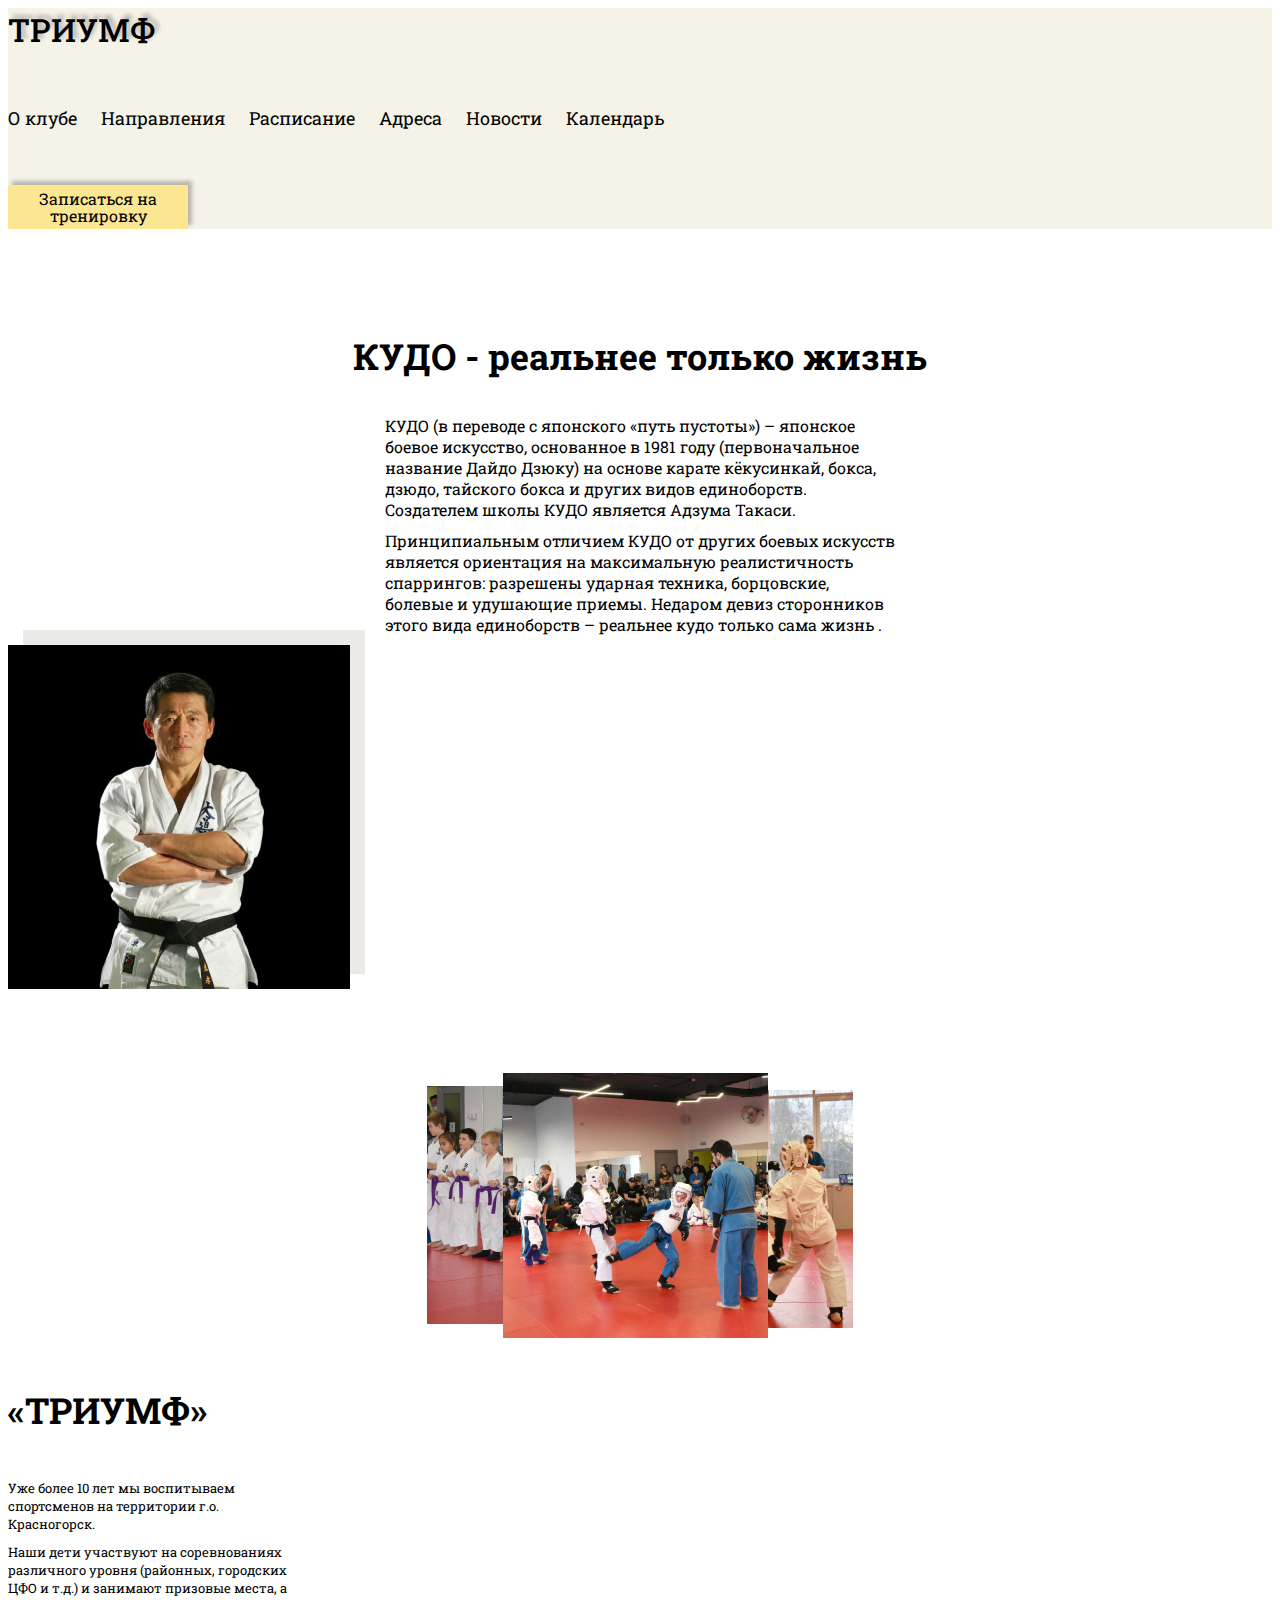
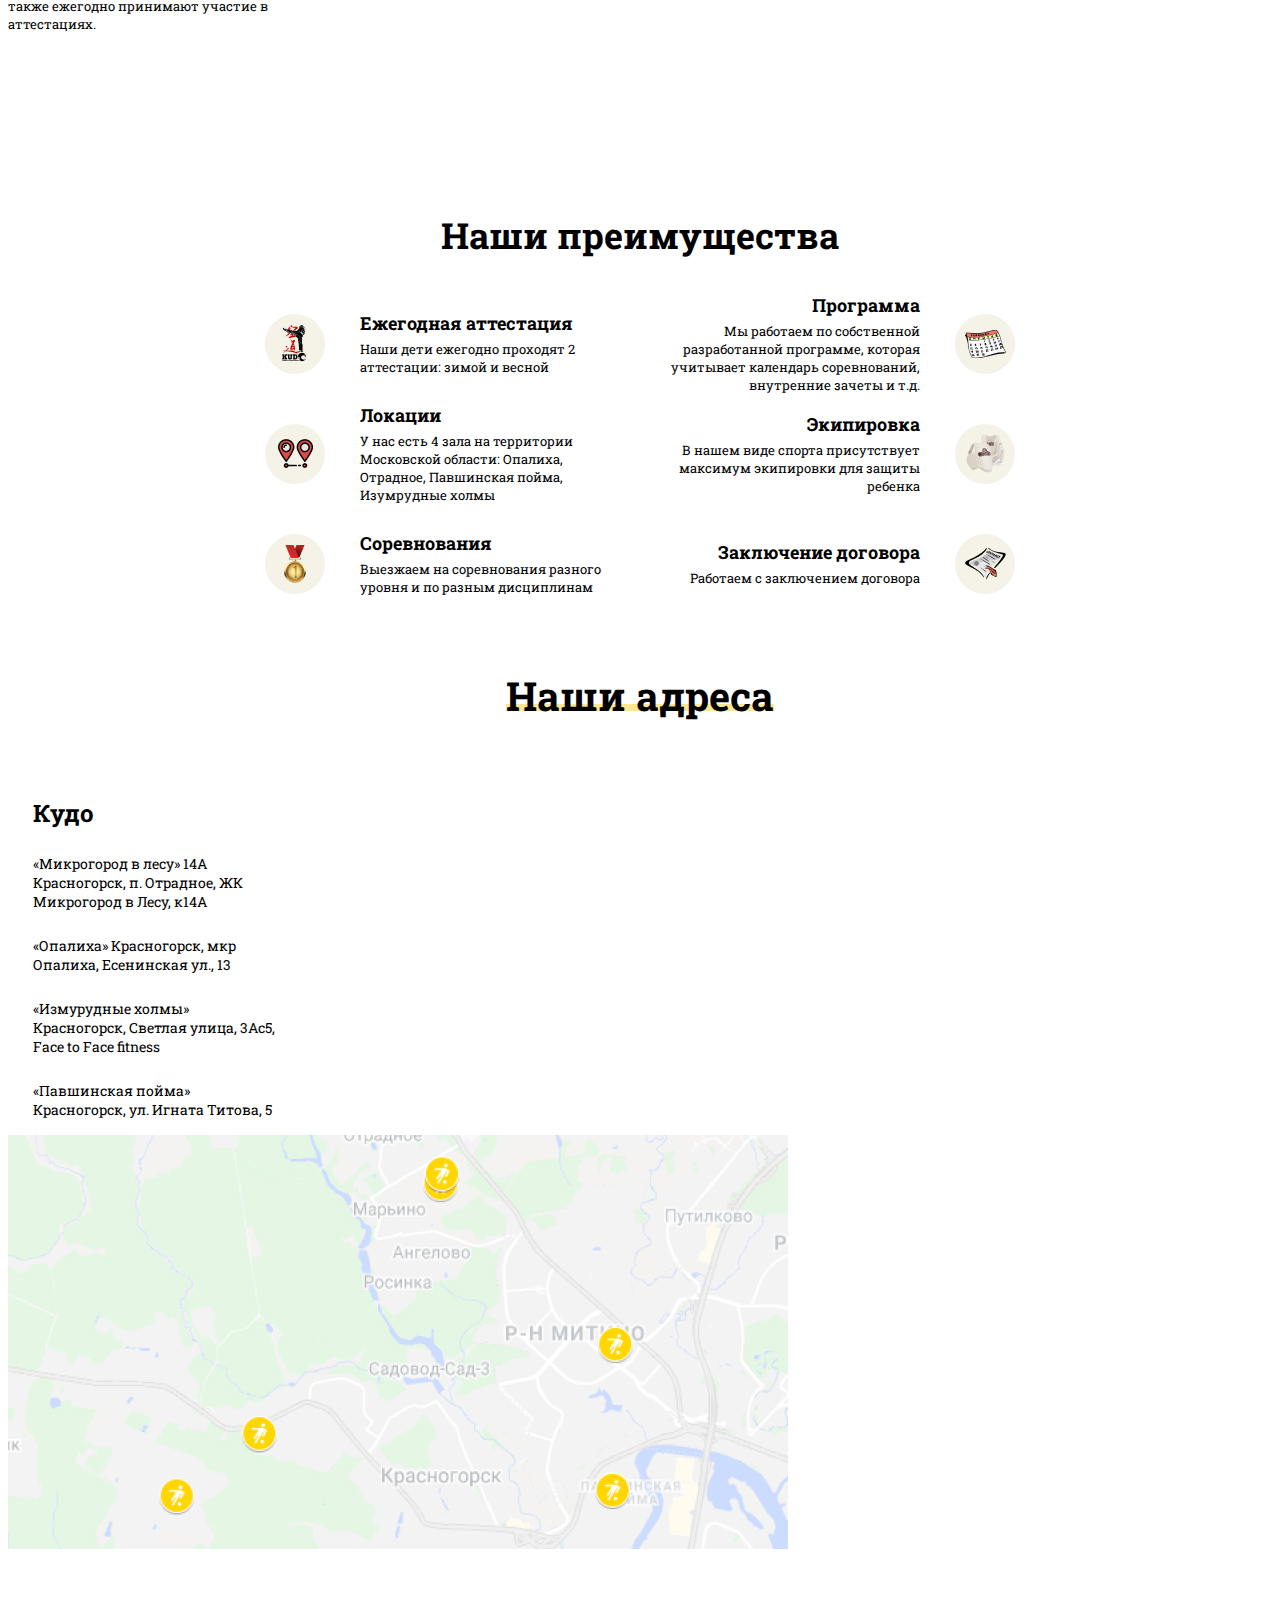
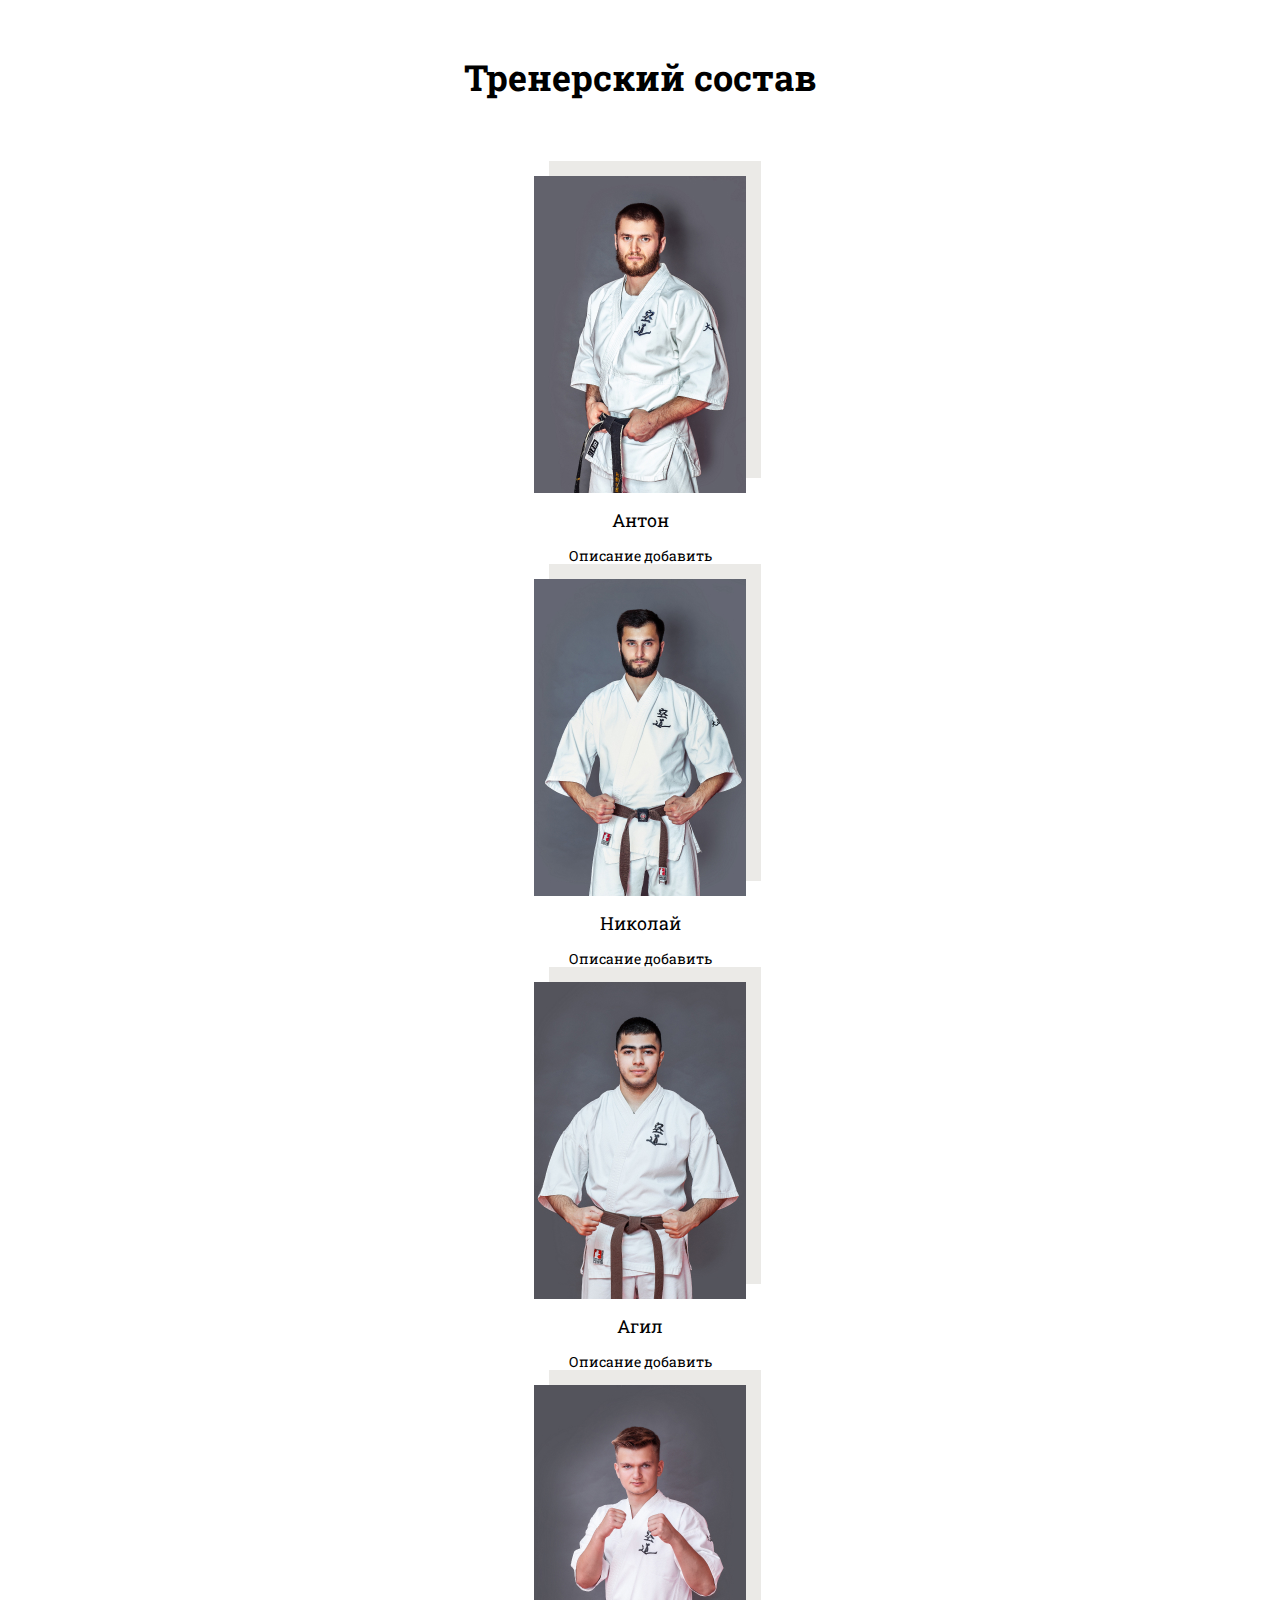
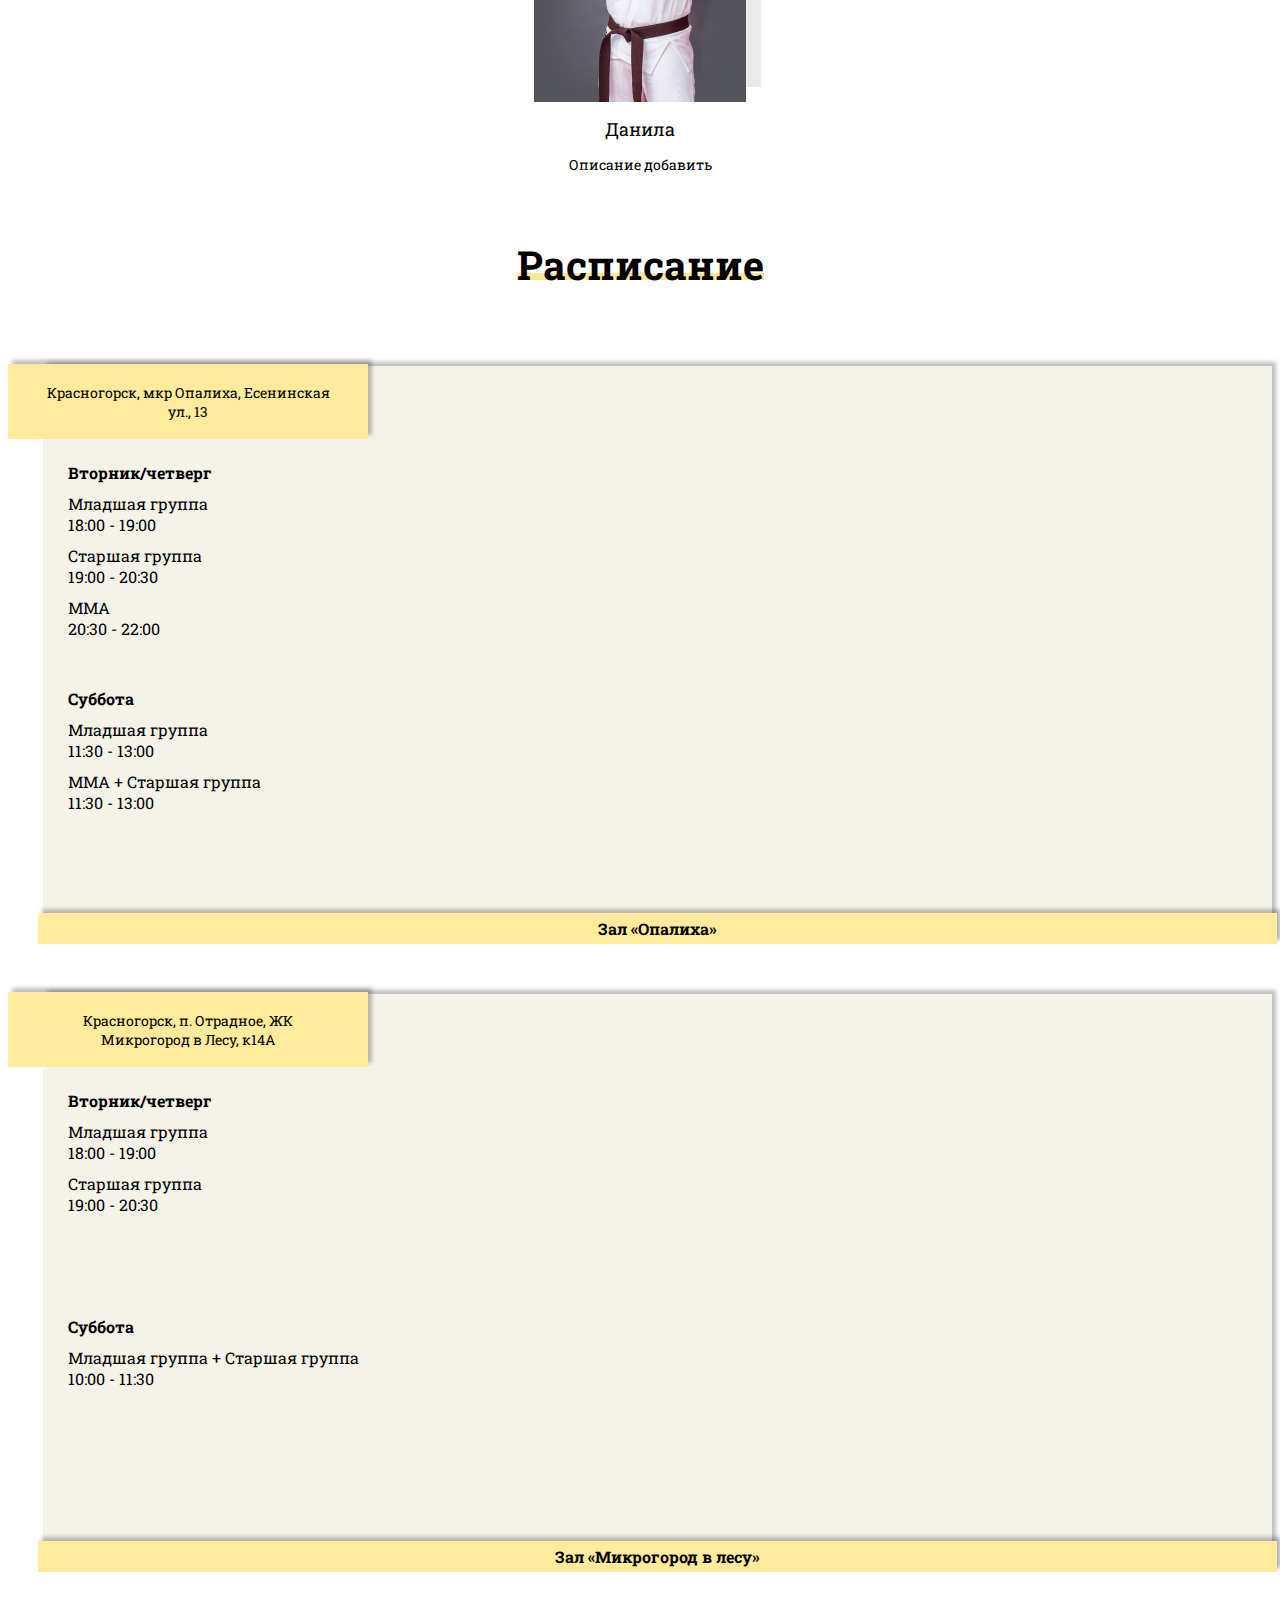
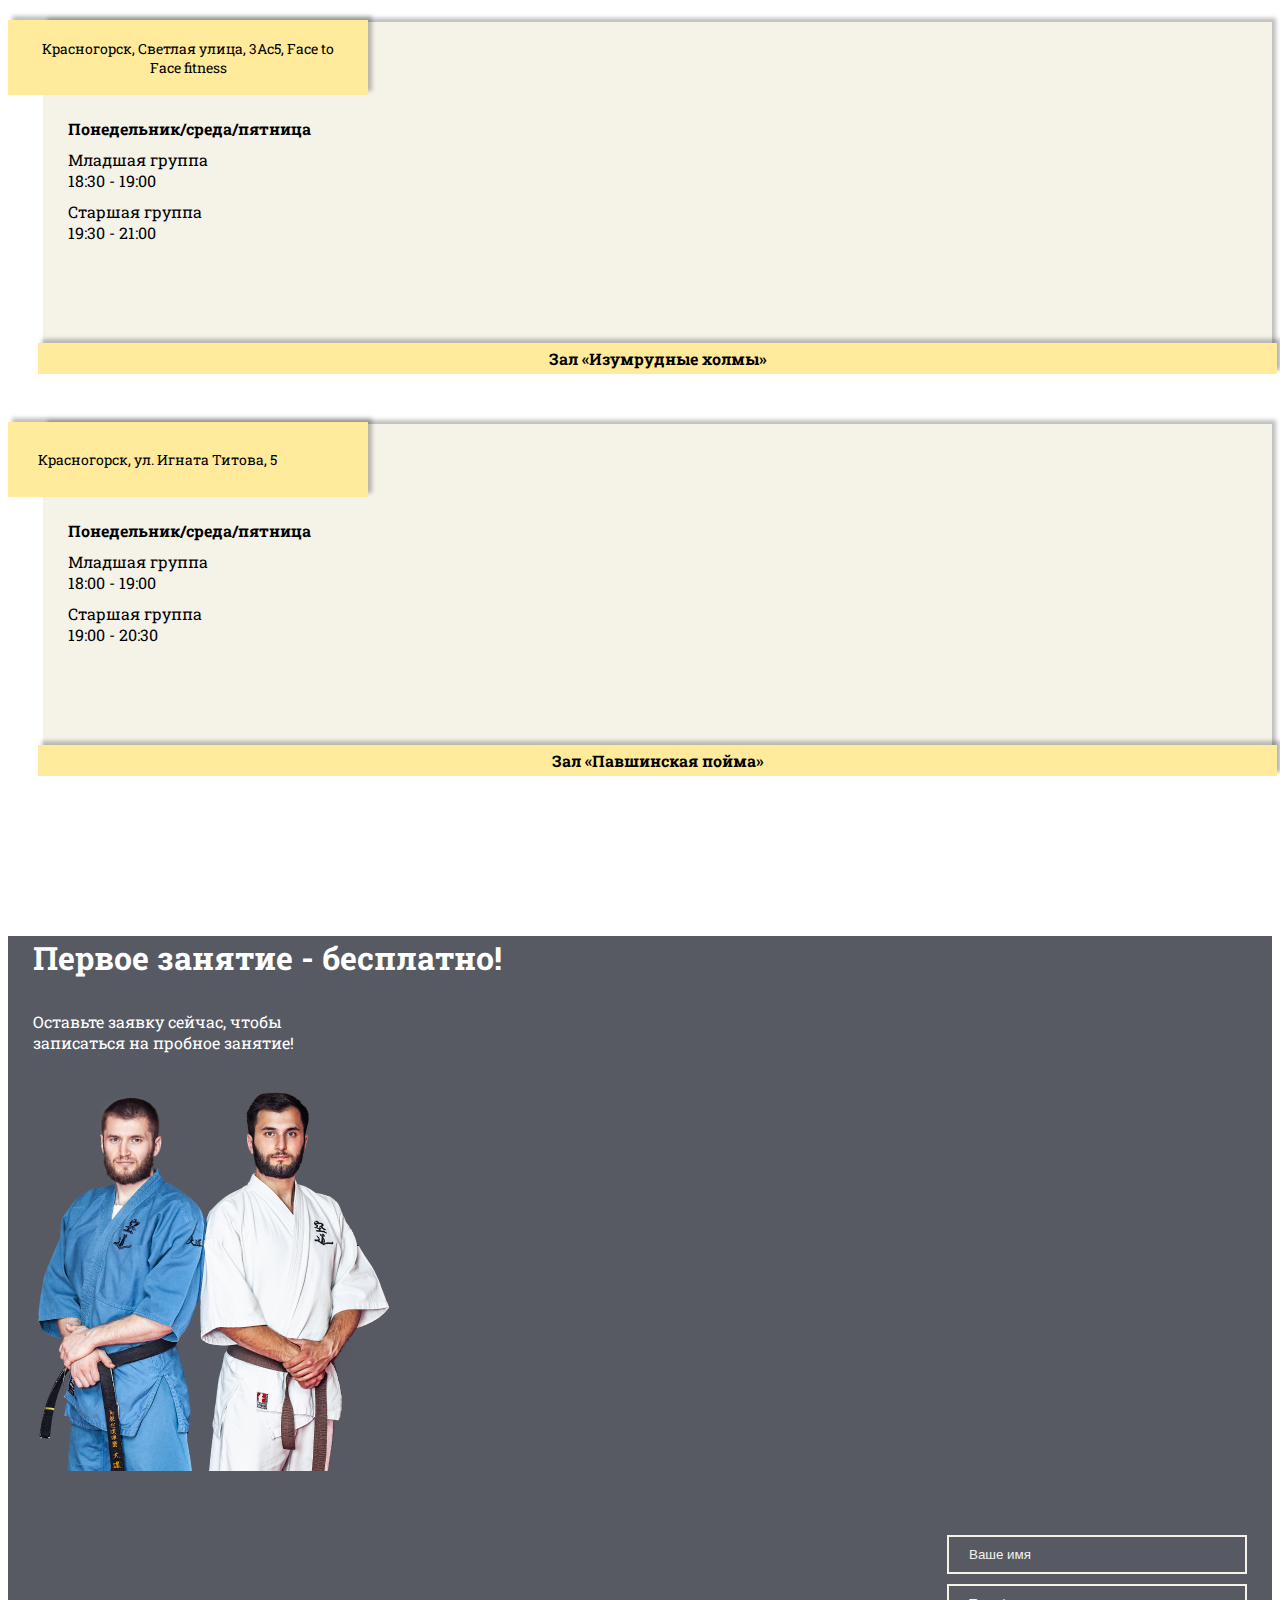
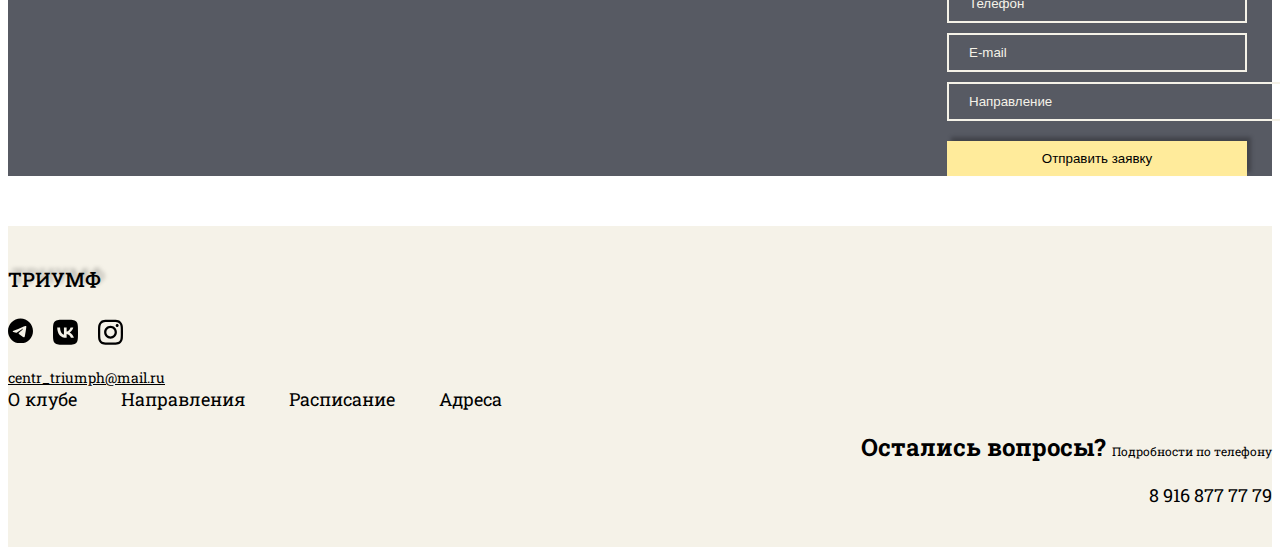
<file: kudo/index.html>
<!DOCTYPE html>
<html lang="en">

<head>
    <meta charset="UTF-8">
    <meta http-equiv="X-UA-Compatible" content="IE=edge">
    <meta name="viewport" content="width=device-width, initial-scale=1.0">
    <title>Document</title>
    <link href="https://cdn.jsdelivr.net/npm/bootstrap@5.0.2/dist/css/bootstrap.min.css" rel="stylesheet"
        integrity="sha384-EVSTQN3/azprG1Anm3QDgpJLIm9Nao0Yz1ztcQTwFspd3yD65VohhpuuCOmLASjC" crossorigin="anonymous">
    <link rel="stylesheet" href="../assets/css/main.css">
    <script src="https://cdn.jsdelivr.net/npm/bootstrap@5.0.2/dist/js/bootstrap.bundle.min.js"
        integrity="sha384-MrcW6ZMFYlzcLA8Nl+NtUVF0sA7MsXsP1UyJoMp4YLEuNSfAP+JcXn/tWtIaxVXM"
        crossorigin="anonymous"></script>
    <script defer src="../assets/js/main.js"></script>
</head>

<body>
    <header class="header header_low">
        <div class="container">
            <div class="row align-items-center">
                <div class="col-9 col-lg-2">
                    <div class="header__logotype">
                        <a href="../">Триумф</a>
                    </div>
                </div>
                <div class="d-none d-lg-flex col">
                    <nav class="header__navigation">
                        <a href="./kudo/#about-triumph"><span>О клубе</span></a>
                        <a href="#sports"><span>Направления</span></a>
                        <a href="#schedule"><span>Расписание</span></a>
                        <a href="#addresses"><span>Адреса</span></a>
                        <a href="#news"><span>Новости</span></a>
                        <a href="#calendar"><span>Календарь</span></a>
                    </nav>
                </div>
                <div class="col-3 col-lg-2">
                    <a href="#application" class="header__button">
                        Записаться на тренировку
                    </a>
                </div>
            </div>
        </div>
    </header>
    <main>
        <section class="about-section" id=about-section">
            <div class="container">
                <div class="row align-items-center">
                    <div class="col-12">
                        <h4 class="about-section__title">КУДО - реальнее только жизнь</h4>
                    </div>
                    <div class="col-8">
                        <p class="about-section__text">
                            КУДО (в переводе с японского «путь пустоты») – японское боевое искусство, основанное в 1981
                            году (первоначальное название Дайдо Дзюку) на основе карате кёкусинкай, бокса, дзюдо,
                            тайского бокса и других видов единоборств. Создателем школы КУДО является Адзума Такаси.
                        </p>
                        <p class="about-section__text">
                            Принципиальным отличием КУДО от других боевых искусств является ориентация на максимальную
                            реалистичность спаррингов: разрешены ударная техника, борцовские, болевые и удушающие
                            приемы. Недаром девиз сторонников этого вида единоборств – реальнее кудо только сама жизнь .
                        </p>
                    </div>
                    <div class="col-4">
                        <div class="about-section__image">
                            <img src="../assets/img/takasi.jpg" alt="Адзума Такаси">
                        </div>
                    </div>
                </div>
            </div>
        </section>
        <section class="about-triumph" id="about-triumph">
            <div class="container">
                <div class="row align-items-center">
                    <div class="col-7">
                        <img class="about-triumph__gallery" src="../assets/img/gallery.png" alt="">
                    </div>
                    <div class="col-5">
                        <h4 class="about-triumph__title">«ТРИУМФ»</h4>
                        <p class="about-triumph__text">
                            Уже более 10 лет мы воспитываем спортсменов на территории г.о. Красногорск.
                        </p>
                        <p class="about-triumph__text">
                            Наши дети участвуют на соревнованиях различного уровня (районных, городских ЦФО и т.д.) и
                            занимают призовые места, а также ежегодно принимают участие в аттестациях.
                        </p>
                    </div>
                </div>
            </div>
        </section>
        <section class="benefits" id="benefits">
            <div class="container">
                <div class="row">
                    <div class="col-12">
                        <h4 class="benefits__title">Наши преимущества</h4>
                    </div>
                </div>
                <div class="row">
                    <div class="benefits__list benefits-list">
                        <div class="benefits-list__item">
                            <div class="benefits-list__icon">
                                <img src="../assets/img/ico_1.png" alt="">
                            </div>
                            <div class="benefits-list__text">
                                <p>
                                    <span>Ежегодная аттестация</span> Наши дети ежегодно проходят 2 аттестации: зимой и
                                    весной
                                </p>
                            </div>
                        </div>
                        <div class="benefits-list__item">
                            <div class="benefits-list__icon">
                                <img src="../assets/img/ico_2.png" alt="">
                            </div>
                            <div class="benefits-list__text">
                                <p>
                                    <span>Программа</span> Мы работаем по собственной разработанной программе, которая
                                    учитывает календарь соревнований, внутренние зачеты и т.д.
                                </p>
                            </div>
                        </div>
                        <div class="benefits-list__item">
                            <div class="benefits-list__icon">
                                <img src="../assets/img/ico_3.png" alt="">
                            </div>
                            <div class="benefits-list__text">
                                <p>
                                    <span>Локации</span> У нас есть 4 зала на территории Московской области: Опалиха,
                                    Отрадное, Павшинская пойма, Изумрудные холмы
                                </p>
                            </div>
                        </div>
                        <div class="benefits-list__item">
                            <div class="benefits-list__icon">
                                <img src="../assets/img/ico_4.png" alt="">
                            </div>
                            <div class="benefits-list__text">
                                <p>
                                    <span>Экипировка</span> В нашем виде спорта присутствует максимум экипировки для
                                    защиты ребенка
                                </p>
                            </div>
                        </div>
                        <div class="benefits-list__item">
                            <div class="benefits-list__icon">
                                <img src="../assets/img/ico_5.png" alt="">
                            </div>
                            <div class="benefits-list__text">
                                <p>
                                    <span>Соревнования</span> Выезжаем на соревнования разного уровня и по разным
                                    дисциплинам
                                </p>
                            </div>
                        </div>
                        <div class="benefits-list__item">
                            <div class="benefits-list__icon">
                                <img src="../assets/img/ico_6.png" alt="">
                            </div>
                            <div class="benefits-list__text">
                                <p>
                                    <span>Заключение договора</span> Работаем с заключением договора
                                </p>
                            </div>
                        </div>
                    </div>
                </div>
            </div>
        </section>
        <section class="addresses" id="addresses">
            <div class="container">
                <div class="row">
                    <div class="col-12">
                        <h4 class="addresses__title"><span>Наши адреса</span></h4>
                    </div>
                    <div class="col-12 d-flex align-items-center">
                        <ul class="addresses__list addresses-list">
                            <li class="addresses-list__title">Кудо</li>
                            <li class="addresses-list__item">
                                «Микрогород в лесу» 14А
                                Красногорск, п. Отрадное,
                                ЖК Микрогород в Лесу, к14А
                            </li>
                            <li class="addresses-list__item">
                                «Опалиха»
                                Красногорск, мкр Опалиха,
                                Есенинская ул., 13
                            </li>
                            <li class="addresses-list__item">
                                «Измурудные холмы»
                                Красногорск, Светлая улица, 3Ас5, Face to Face fitness
                            </li>
                            <li class="addresses-list__item">
                                «Павшинская пойма»
                                Красногорск,
                                ул. Игната Титова, 5
                            </li>
                        </ul>
                        <div class="addreses__map">
                            <img src="../assets/img/map.jpg" alt="">
                        </div>
                    </div>
                </div>
            </div>
        </section>
        <section class="coaching-staff" id="coaching-staff">
            <div class="container">
                <div class="row">
                    <div class="col-12">
                        <h4 class="coaching-staff__title">Тренерский состав</h4>
                    </div>
                    <div class="col-3">
                        <div class="coaching-staff__trainer trainer">
                            <img class="trainer__photo" src="../assets/img/trainer_1.jpg" alt="Антон">
                            <p class="trainer__name">Антон</p>
                            <p class="trainer__description">Описание добавить</p>
                        </div>
                    </div>
                    <div class="col-3">
                        <div class="coaching-staff__trainer trainer">
                            <img class="trainer__photo" src="../assets/img/trainer_2.jpg" alt="Николай">
                            <p class="trainer__name">Николай</p>
                            <p class="trainer__description">Описание добавить</p>
                        </div>
                    </div>
                    <div class="col-3">
                        <div class="coaching-staff__trainer trainer">
                            <img class="trainer__photo" src="../assets/img/trainer_3.jpg" alt="Агил">
                            <p class="trainer__name">Агил</p>
                            <p class="trainer__description">Описание добавить</p>
                        </div>
                    </div>
                    <div class="col-3">
                        <div class="coaching-staff__trainer trainer">
                            <img class="trainer__photo" src="../assets/img/trainer_4.jpg" alt="Данила">
                            <p class="trainer__name">Данила</p>
                            <p class="trainer__description">Описание добавить</p>
                        </div>
                    </div>
                </div>
            </div>
        </section>
        <section class="schedule" id="schedule">
            <div class="container">
                <div class="row">
                    <div class="col-12">
                        <h4 class="schedule__title"><span>Расписание</span></h4>
                    </div>
                    <div class="col-12">
                        <div class="row">
                            <div class="col-6">
                                <div class="schedule__box schedule-box">
                                    <h5 class="schedule-box__header">Красногорск, мкр Опалиха, Есенинская ул., 13</h5>
                                    <div class="schedule-box__list schedule-list">
                                        <div class="row">
                                            <div class="col-6">
                                                <ul>
                                                    <li class="schedule-list__title">
                                                        Вторник/четверг
                                                    </li>
                                                    <li>Младшая группа<br />18:00 - 19:00</li>
                                                    <li>Старшая группа<br />19:00 - 20:30</li>
                                                    <li>ММА<br />20:30 - 22:00</li>
                                                </ul>
                                            </div>
                                            <div class="col-6">
                                                <ul>
                                                    <li class="schedule-list__title">
                                                        Cуббота
                                                    </li>
                                                    <li>Младшая группа<br />11:30 - 13:00</li>
                                                    <li>ММА + Старшая группа<br />11:30 - 13:00</li>
                                                </ul>
                                            </div>
                                        </div>
                                    </div>
                                    <p class="schedule-box__footer">Зал «Опалиха»</p>
                                </div>
                            </div>
                            <div class="col-6">
                                <div class="schedule__box schedule-box">
                                    <h5 class="schedule-box__header">Красногорск, п. Отрадное, ЖК Микрогород в Лесу,
                                        к14А</h5>
                                    <div class="schedule-box__list schedule-list">
                                        <div class="row">
                                            <div class="col-6">
                                                <ul>
                                                    <li class="schedule-list__title">
                                                        Вторник/четверг
                                                    </li>
                                                    <li>Младшая группа<br />18:00 - 19:00</li>
                                                    <li>Старшая группа<br />19:00 - 20:30</li>
                                                </ul>
                                            </div>
                                            <div class="col-6">
                                                <ul>
                                                    <li class="schedule-list__title">
                                                        Cуббота
                                                    </li>
                                                    <li>Младшая группа + Старшая группа<br />10:00 - 11:30</li>
                                                </ul>
                                            </div>
                                        </div>
                                    </div>
                                    <p class="schedule-box__footer">Зал «Микрогород в лесу»</p>
                                </div>
                            </div>
                            <div class="col-6">
                                <div class="schedule__box schedule-box">
                                    <h5 class="schedule-box__header">Красногорск, Светлая улица, 3Ас5, Face to Face
                                        fitness</h5>
                                    <div class="schedule-box__list schedule-list">
                                        <div class="row">
                                            <div class="col">
                                                <ul>
                                                    <li class="schedule-list__title">
                                                        Понедельник/среда/пятница
                                                    </li>
                                                    <li>Младшая группа<br />18:30 - 19:00</li>
                                                    <li>Старшая группа<br />19:30 - 21:00</li>
                                                </ul>
                                            </div>
                                        </div>
                                    </div>
                                    <p class="schedule-box__footer">Зал «Изумрудные холмы»</p>
                                </div>
                            </div>
                            <div class="col-6">
                                <div class="schedule__box schedule-box">
                                    <h5 class="schedule-box__header">Красногорск, ул. Игната Титова, 5</h5>
                                    <div class="schedule-box__list schedule-list">
                                        <div class="row">
                                            <div class="col">
                                                <ul>
                                                    <li class="schedule-list__title">
                                                        Понедельник/среда/пятница
                                                    </li>
                                                    <li>Младшая группа<br />18:00 - 19:00</li>
                                                    <li>Старшая группа<br />19:00 - 20:30</li>
                                                </ul>
                                            </div>
                                        </div>
                                    </div>
                                    <p class="schedule-box__footer">Зал «Павшинская пойма»</p>
                                </div>
                            </div>
                        </div>
                    </div>
                </div>
            </div>
        </section>
        <section class="application" id="application">
            <div class="container">
                <div class="row">
                    <div class="col">
                        <div class="application__content">
                            <div class="container">
                                <div class="row">
                                    <div class="col-6 col-lg-8">
                                        <div class="row">
                                            <div class="col-xl-6">
                                                <h3 class="application__title">
                                                    Первое занятие - бесплатно!
                                                </h3>
                                                <p class="application__text">
                                                    Оставьте заявку сейчас, чтобы записаться на пробное занятие!
                                                </p>
                                            </div>
                                            <div class="col-xl-6">
                                                <img src="../assets/img/application_background_2.png" alt="">
                                            </div>
                                        </div>
                                    </div>
                                    <div class="col-6 col-lg-4">
                                        <form class="application__form form">
                                            <input type="text" placeholder="Ваше имя">
                                            <input type="text" placeholder="Телефон">
                                            <input type="text" placeholder="E-mail">
                                            <div class="form__selector">
                                                <input type="text" placeholder="Направление">
                                                <ul class="form__selector-options">
                                                    <li>Кудо</li>
                                                    <li>Brazilian Jiu-Jitsu</li>
                                                    <li>Спортивная гимнастика</li>
                                                    <li>Футбол</li>
                                                    <li>Волейбол</li>
                                                    <li>Общая физическая подготовка</li>
                                                </ul>
                                            </div>
                                            <button type="submit">Отправить заявку</button>
                                        </form>
                                    </div>
                                </div>
                            </div>
                        </div>
                    </div>
                </div>
            </div>
        </section>
    </main>
    <footer class="footer">
        <div class="container">
            <div class="row align-items-center">
                <div class="col-3">
                    <div class="footer__logotype">
                        <a href="../">Триумф</a>
                    </div>
                    <div class="footer__social-network">
                        <ul>
                            <li>
                                <a href="">
                                    <svg xmlns="http://www.w3.org/2000/svg" viewBox="0 0 496 512">
                                        <!--! Font Awesome Pro 6.1.1 by @fontawesome - https://fontawesome.com License - https://fontawesome.com/license (Commercial License) Copyright 2022 Fonticons, Inc. -->
                                        <path
                                            d="M248,8C111.033,8,0,119.033,0,256S111.033,504,248,504,496,392.967,496,256,384.967,8,248,8ZM362.952,176.66c-3.732,39.215-19.881,134.378-28.1,178.3-3.476,18.584-10.322,24.816-16.948,25.425-14.4,1.326-25.338-9.517-39.287-18.661-21.827-14.308-34.158-23.215-55.346-37.177-24.485-16.135-8.612-25,5.342-39.5,3.652-3.793,67.107-61.51,68.335-66.746.153-.655.3-3.1-1.154-4.384s-3.59-.849-5.135-.5q-3.283.746-104.608,69.142-14.845,10.194-26.894,9.934c-8.855-.191-25.888-5.006-38.551-9.123-15.531-5.048-27.875-7.717-26.8-16.291q.84-6.7,18.45-13.7,108.446-47.248,144.628-62.3c68.872-28.647,83.183-33.623,92.511-33.789,2.052-.034,6.639.474,9.61,2.885a10.452,10.452,0,0,1,3.53,6.716A43.765,43.765,0,0,1,362.952,176.66Z" />
                                    </svg>
                                </a>
                            </li>
                            <li>
                                <a href="">
                                    <svg xmlns="http://www.w3.org/2000/svg" viewBox="0 0 448 512">
                                        <!--! Font Awesome Pro 6.1.1 by @fontawesome - https://fontawesome.com License - https://fontawesome.com/license (Commercial License) Copyright 2022 Fonticons, Inc. -->
                                        <path
                                            d="M31.4907 63.4907C0 94.9813 0 145.671 0 247.04V264.96C0 366.329 0 417.019 31.4907 448.509C62.9813 480 113.671 480 215.04 480H232.96C334.329 480 385.019 480 416.509 448.509C448 417.019 448 366.329 448 264.96V247.04C448 145.671 448 94.9813 416.509 63.4907C385.019 32 334.329 32 232.96 32H215.04C113.671 32 62.9813 32 31.4907 63.4907ZM75.6 168.267H126.747C128.427 253.76 166.133 289.973 196 297.44V168.267H244.16V242C273.653 238.827 304.64 205.227 315.093 168.267H363.253C359.313 187.435 351.46 205.583 340.186 221.579C328.913 237.574 314.461 251.071 297.733 261.227C316.41 270.499 332.907 283.63 346.132 299.751C359.357 315.873 369.01 334.618 374.453 354.747H321.44C316.555 337.262 306.614 321.61 292.865 309.754C279.117 297.899 262.173 290.368 244.16 288.107V354.747H238.373C136.267 354.747 78.0267 284.747 75.6 168.267Z" />
                                    </svg>
                                </a>
                            </li>
                            <li>
                                <a href="">
                                    <svg xmlns="http://www.w3.org/2000/svg" viewBox="0 0 448 512">
                                        <!--! Font Awesome Pro 6.1.1 by @fontawesome - https://fontawesome.com License - https://fontawesome.com/license (Commercial License) Copyright 2022 Fonticons, Inc. -->
                                        <path
                                            d="M224.1 141c-63.6 0-114.9 51.3-114.9 114.9s51.3 114.9 114.9 114.9S339 319.5 339 255.9 287.7 141 224.1 141zm0 189.6c-41.1 0-74.7-33.5-74.7-74.7s33.5-74.7 74.7-74.7 74.7 33.5 74.7 74.7-33.6 74.7-74.7 74.7zm146.4-194.3c0 14.9-12 26.8-26.8 26.8-14.9 0-26.8-12-26.8-26.8s12-26.8 26.8-26.8 26.8 12 26.8 26.8zm76.1 27.2c-1.7-35.9-9.9-67.7-36.2-93.9-26.2-26.2-58-34.4-93.9-36.2-37-2.1-147.9-2.1-184.9 0-35.8 1.7-67.6 9.9-93.9 36.1s-34.4 58-36.2 93.9c-2.1 37-2.1 147.9 0 184.9 1.7 35.9 9.9 67.7 36.2 93.9s58 34.4 93.9 36.2c37 2.1 147.9 2.1 184.9 0 35.9-1.7 67.7-9.9 93.9-36.2 26.2-26.2 34.4-58 36.2-93.9 2.1-37 2.1-147.8 0-184.8zM398.8 388c-7.8 19.6-22.9 34.7-42.6 42.6-29.5 11.7-99.5 9-132.1 9s-102.7 2.6-132.1-9c-19.6-7.8-34.7-22.9-42.6-42.6-11.7-29.5-9-99.5-9-132.1s-2.6-102.7 9-132.1c7.8-19.6 22.9-34.7 42.6-42.6 29.5-11.7 99.5-9 132.1-9s102.7-2.6 132.1 9c19.6 7.8 34.7 22.9 42.6 42.6 11.7 29.5 9 99.5 9 132.1s2.7 102.7-9 132.1z" />
                                    </svg>
                                </a>
                            </li>
                        </ul>
                    </div>
                    <a class="footer__email" href="mailto:centr_triumph@mail.ru">centr_triumph@mail.ru</a>
                </div>
                <div class="col-6">
                    <nav class="footer__navigation">
                        <a href="#about-triumph"><span>О клубе</span></a>
                        <a href="../#sports"><span>Направления</span></a>
                        <a href="#schedule"><span>Расписание</span></a>
                        <a href="#addresses"><span>Адреса</span></a>
                    </nav>
                </div>
                <div class="col-3">
                    <p class="footer__text">
                        Остались вопросы? <span>Подробности по телефону</span>
                    </p>
                    <a class="footer__tel" href="tel:89168777779">8 916 877 77 79</a>
                </div>
            </div>
        </div>
    </footer>
</body>

</html>
</file>
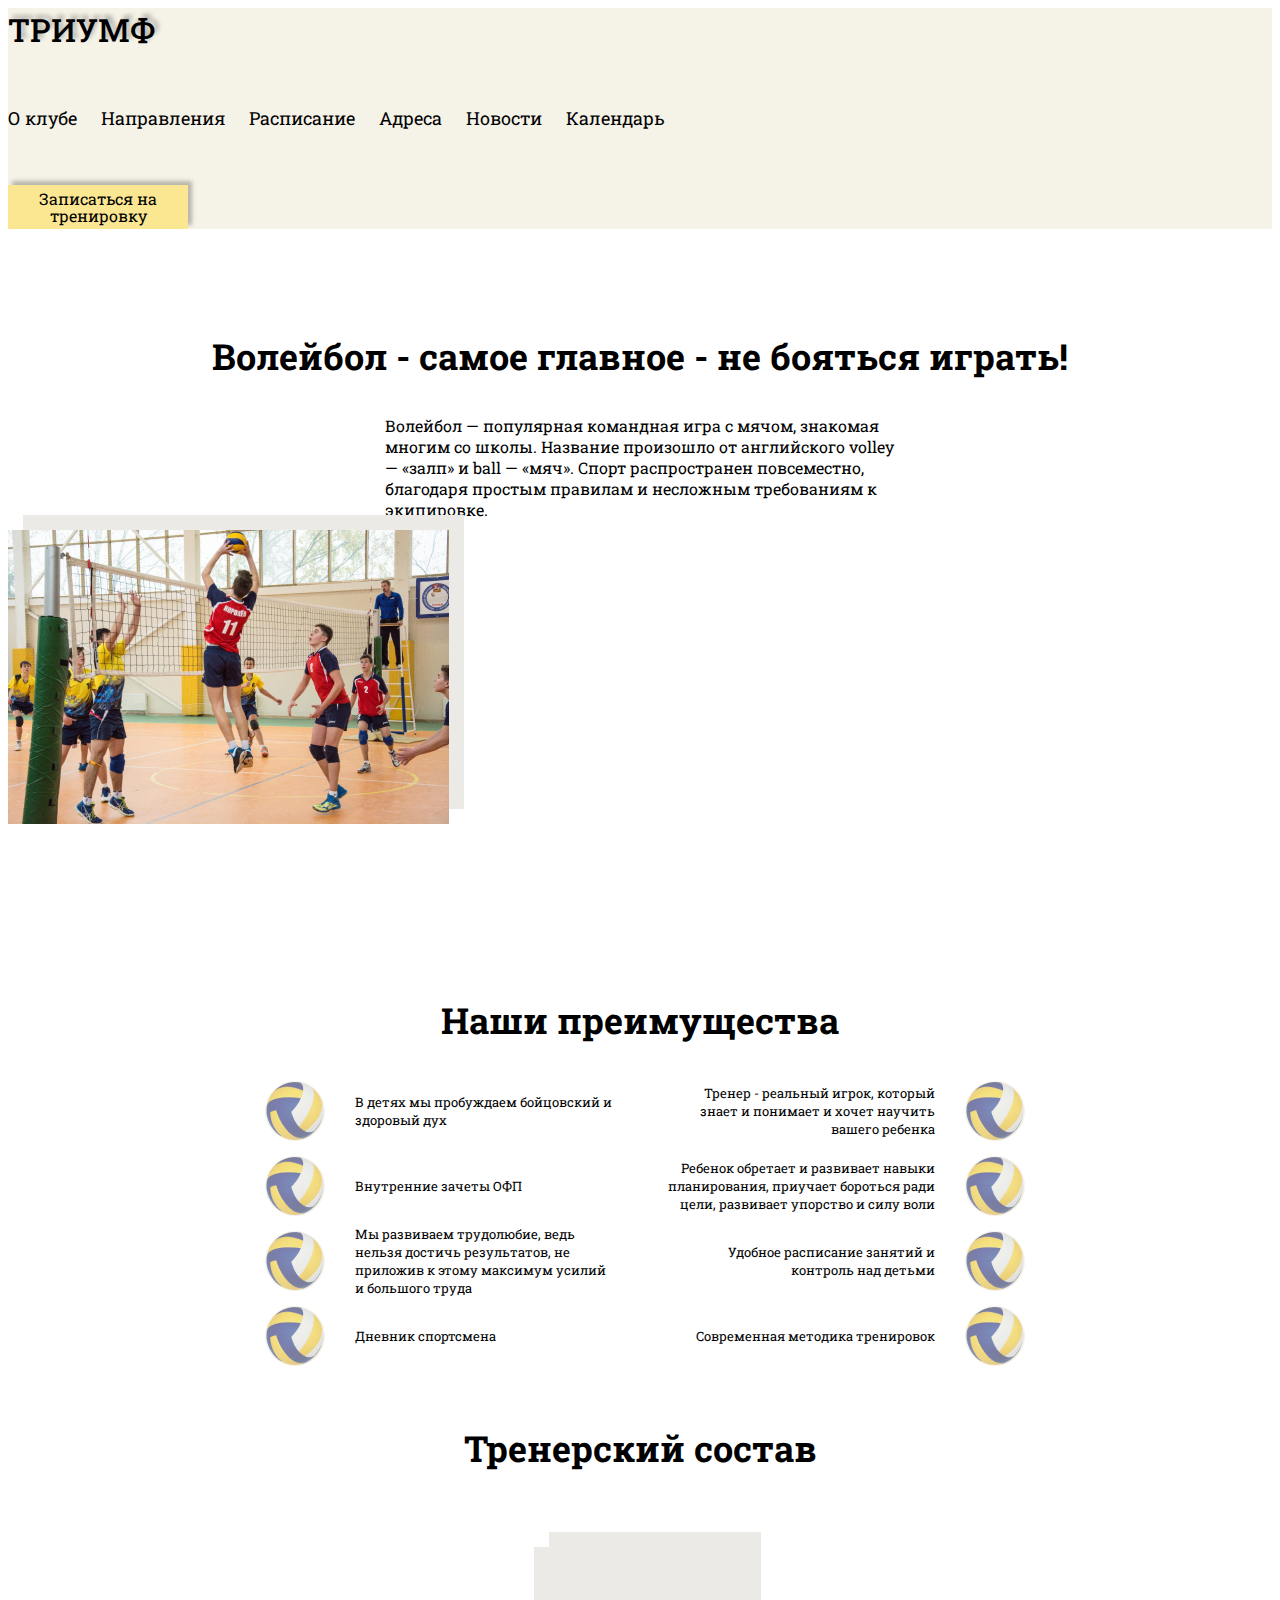
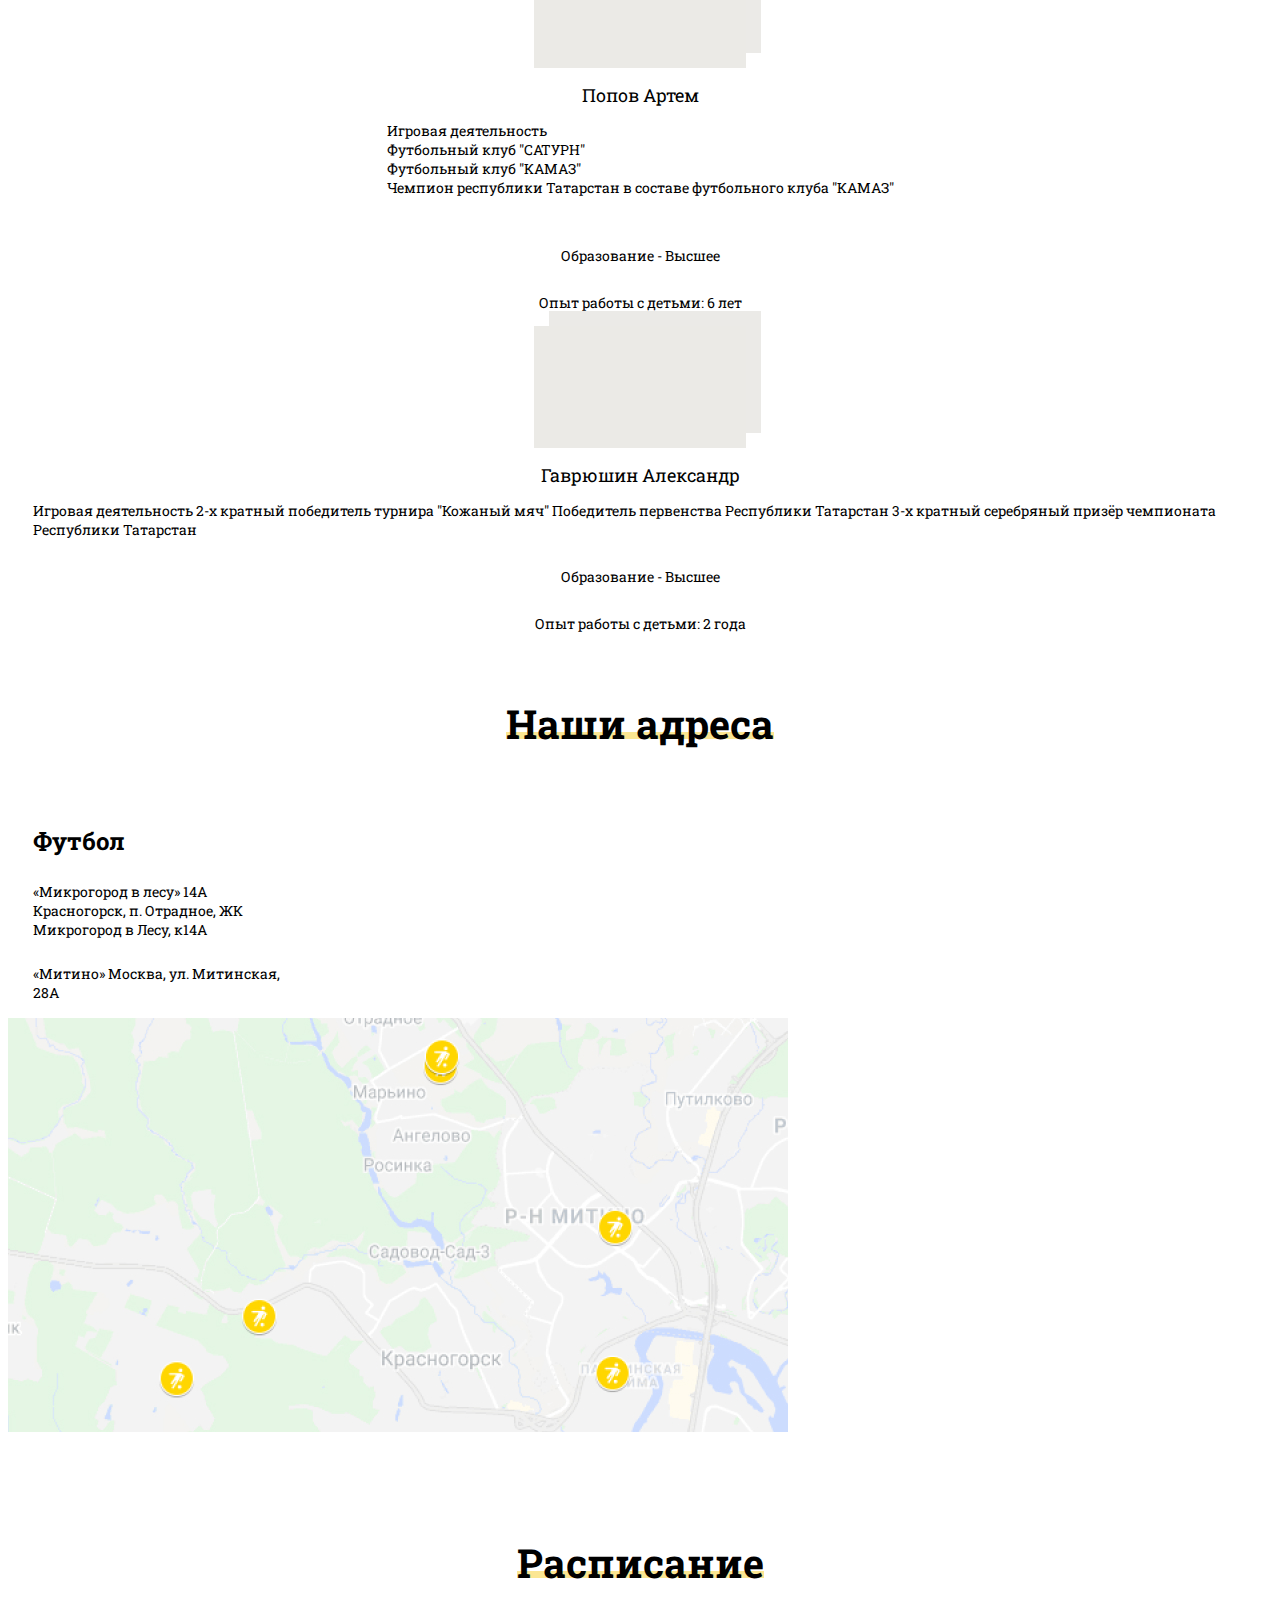
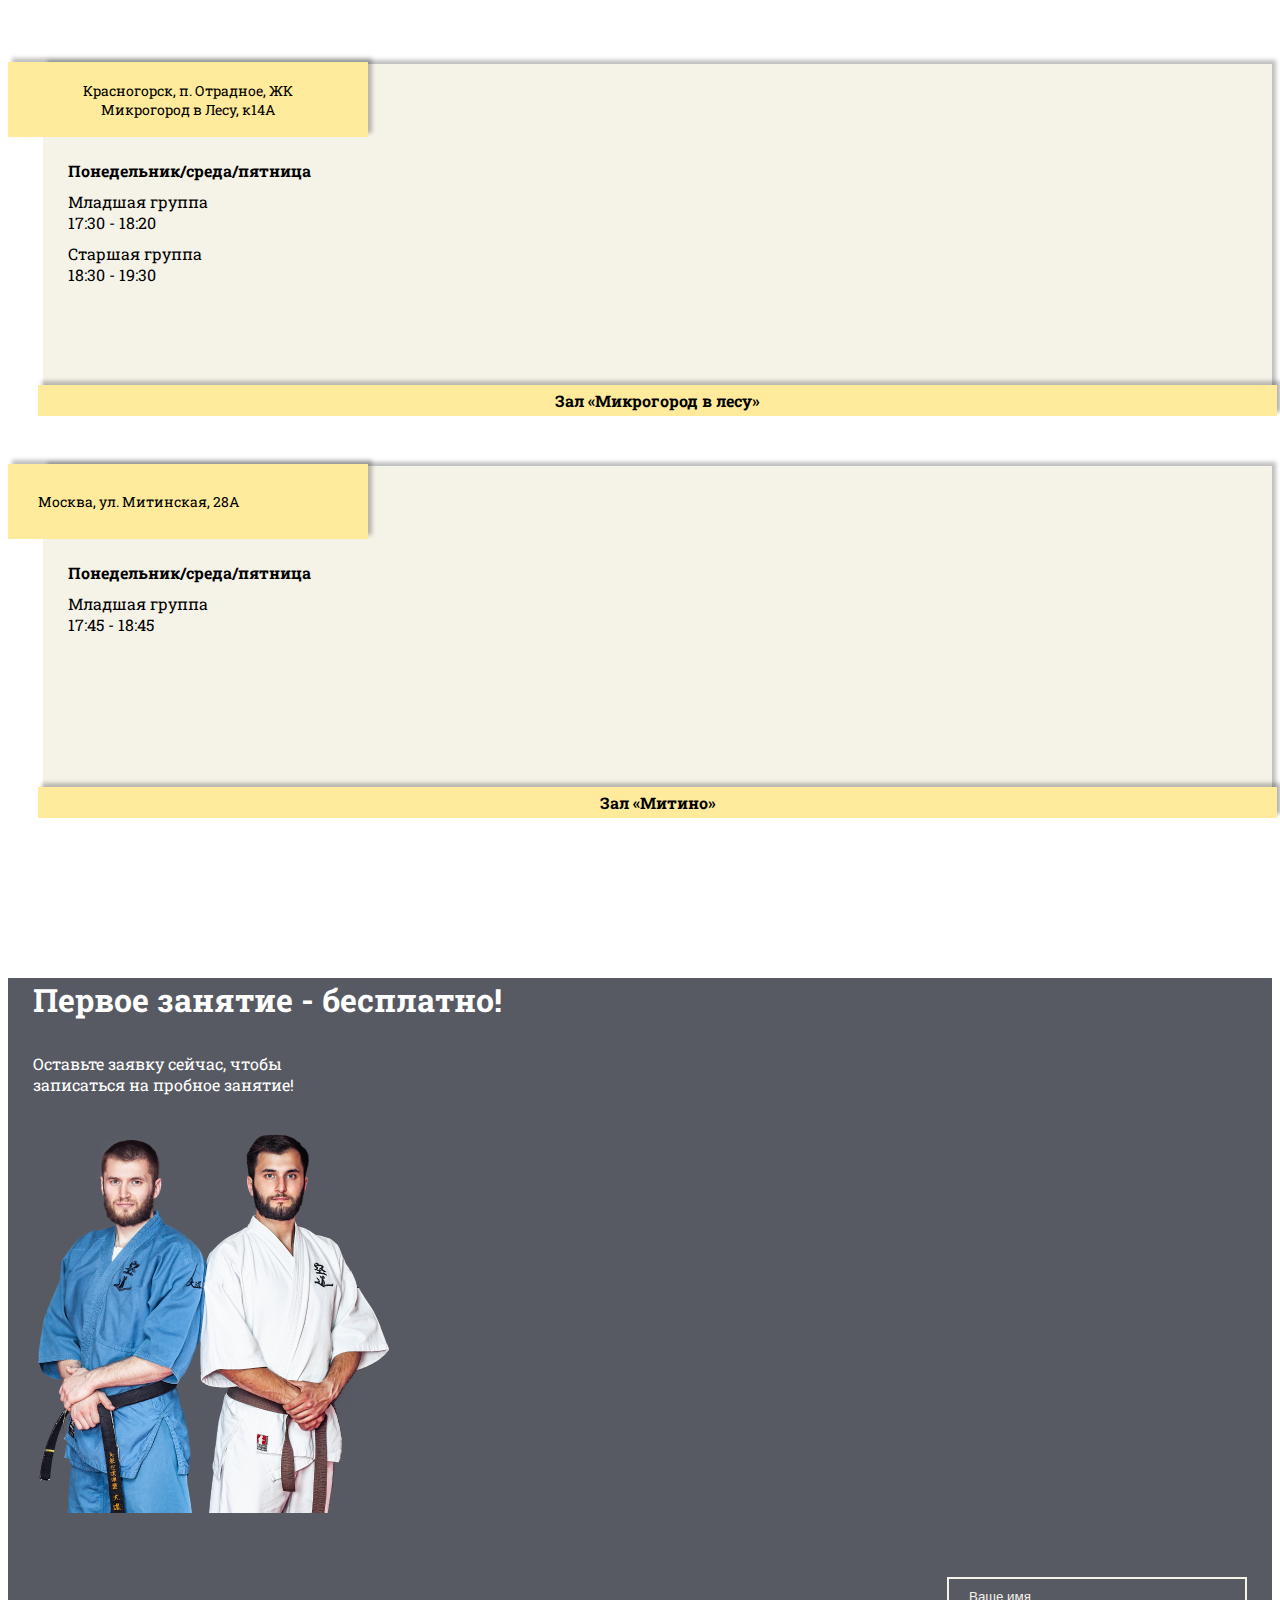
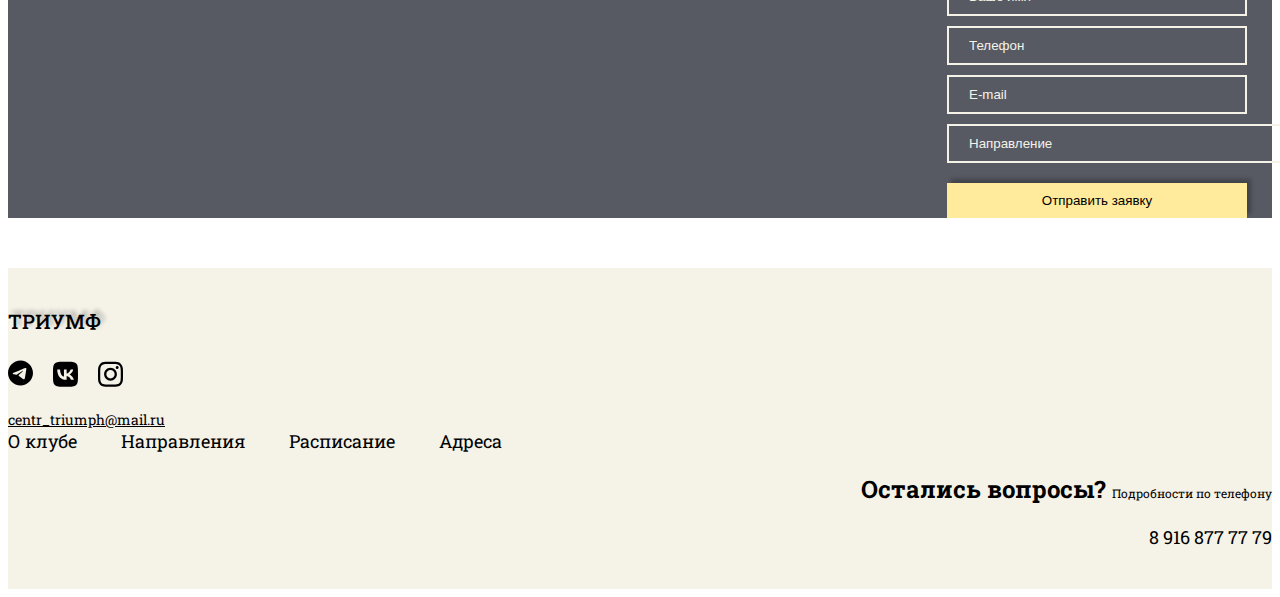
<file: voleyball/index.html>
<!DOCTYPE html>
<html lang="en">

<head>
    <meta charset="UTF-8">
    <meta http-equiv="X-UA-Compatible" content="IE=edge">
    <meta name="viewport" content="width=device-width, initial-scale=1.0">
    <title>Document</title>
    <link href="https://cdn.jsdelivr.net/npm/bootstrap@5.0.2/dist/css/bootstrap.min.css" rel="stylesheet"
        integrity="sha384-EVSTQN3/azprG1Anm3QDgpJLIm9Nao0Yz1ztcQTwFspd3yD65VohhpuuCOmLASjC" crossorigin="anonymous">
    <link rel="stylesheet" href="../assets/css/main.css">
    <script src="https://cdn.jsdelivr.net/npm/bootstrap@5.0.2/dist/js/bootstrap.bundle.min.js"
        integrity="sha384-MrcW6ZMFYlzcLA8Nl+NtUVF0sA7MsXsP1UyJoMp4YLEuNSfAP+JcXn/tWtIaxVXM"
        crossorigin="anonymous"></script>
    <script defer src="../assets/js/main.js"></script>
</head>

<body>
    <header class="header header_low">
        <div class="container">
            <div class="row align-items-center">
                <div class="col-9 col-lg-2">
                    <div class="header__logotype">
                        <a href="../">Триумф</a>
                    </div>
                </div>
                <div class="d-none d-lg-flex col">
                    <nav class="header__navigation">
                        <a href="./kudo/#about-triumph"><span>О клубе</span></a>
                        <a href="#sports"><span>Направления</span></a>
                        <a href="#schedule"><span>Расписание</span></a>
                        <a href="#addresses"><span>Адреса</span></a>
                        <a href="#news"><span>Новости</span></a>
                        <a href="#calendar"><span>Календарь</span></a>
                    </nav>
                </div>
                <div class="col-3 col-lg-2">
                    <a href="#application" class="header__button">
                        Записаться на тренировку
                    </a>
                </div>
        </div>
    </header>
    <main>
        <section class="about-section" id="about-section">
            <div class="container">
                <div class="row align-items-center">
                    <div class="col-12">
                        <h4 class="about-section__title">Волейбол - самое главное - не бояться играть!</h4>
                    </div>
                    <div class="col-8">
                        <p class="about-section__text">
                            Волейбол — популярная командная игра с мячом, знакомая многим со школы. Название произошло
                            от английского volley — «залп» и ball — «мяч». Спорт распространен повсеместно, благодаря
                            простым правилам и несложным требованиям к экипировке.
                        </p>
                    </div>
                    <div class="col-4">
                        <div class="about-section__image">
                            <img src="../assets/img/voleyball.jpg" alt="Волейбол">
                        </div>
                    </div>
                </div>
            </div>
        </section>
        <section class="benefits" id="benefits">
            <div class="container">
                <div class="row">
                    <div class="col-12">
                        <h4 class="benefits__title">Наши преимущества</h4>
                    </div>
                </div>
                <div class="row">
                    <div class="benefits__list benefits-list benefits-list_voleyball">
                        <div class="benefits-list__item">
                            <div class="benefits-list__icon"></div>
                            <div class="benefits-list__text">
                                <p>
                                    В детях мы пробуждаем бойцовский и здоровый дух
                                </p>
                            </div>
                        </div>
                        <div class="benefits-list__item">
                            <div class="benefits-list__icon"></div>
                            <div class="benefits-list__text">
                                <p>
                                    Тренер - реальный игрок, который знает и понимает и хочет научить вашего ребенка
                                </p>
                            </div>
                        </div>
                        <div class="benefits-list__item">
                            <div class="benefits-list__icon"></div>
                            <div class="benefits-list__text">
                                <p>
                                    Внутренние зачеты ОФП
                                </p>
                            </div>
                        </div>
                        <div class="benefits-list__item">
                            <div class="benefits-list__icon"></div>
                            <div class="benefits-list__text">
                                <p>
                                    Ребенок обретает и развивает навыки планирования, приучает бороться ради цели,
                                    развивает упорство и силу воли
                                </p>
                            </div>
                        </div>
                        <div class="benefits-list__item">
                            <div class="benefits-list__icon"></div>
                            <div class="benefits-list__text">
                                <p>
                                    Мы развиваем трудолюбие, ведь нельзя достичь результатов, не приложив к этому
                                    максимум усилий и большого труда
                                </p>
                            </div>
                        </div>
                        <div class="benefits-list__item">
                            <div class="benefits-list__icon"></div>
                            <div class="benefits-list__text">
                                <p>
                                    Удобное расписание занятий и контроль над детьми
                                </p>
                            </div>
                        </div>
                        <div class="benefits-list__item">
                            <div class="benefits-list__icon"></div>
                            <div class="benefits-list__text">
                                <p>
                                    Дневник спортсмена
                                </p>
                            </div>
                        </div>
                        <div class="benefits-list__item">
                            <div class="benefits-list__icon"></div>
                            <div class="benefits-list__text">
                                <p>
                                    Современная методика тренировок
                                </p>
                            </div>
                        </div>
                    </div>
                </div>
            </div>
        </section>
        <section class="coaching-staff" id="coaching-staff">
            <div class="container">
                <div class="row justify-content-center">
                    <div class="col-12">
                        <h4 class="coaching-staff__title">Тренерский состав</h4>
                    </div>
                    <div class="col-6 col-lg-4">
                        <div class="coaching-staff__trainer trainer">
                            <img class="trainer__photo" src="../assets/img/no-photo.jpg" alt="Попов Артем">
                            <p class="trainer__name">Попов Артем</p>
                            <p class="trainer__description text-center">
                                Игровая деятельность<br />
                                Футбольный клуб "САТУРН"<br />
                                Футбольный клуб "КАМАЗ"<br />
                                Чемпион республики Татарстан в составе футбольного клуба "КАМАЗ"
                            </p>
                            ​<p class="trainer__description">
                                Образование - Высшее
                            </p>
                            <p class="trainer__description">
                                Опыт работы с детьми: 6 лет
                            </p>
                        </div>
                    </div>
                    <div class="col-6 col-lg-4">
                        <div class="coaching-staff__trainer trainer">
                            <img class="trainer__photo" src="../assets/img/no-photo.jpg" alt="Гаврюшин Александр">
                            <p class="trainer__name">Гаврюшин Александр</p>
                            <p class="trainer__description text-center">
                                Игровая деятельность
                                2-х кратный победитель турнира "Кожаный мяч"
                                Победитель первенства Республики Татарстан
                                3-х кратный серебряный призёр чемпионата Республики Татарстан
                            </p>
                            <p class="trainer__description">
                                Образование - Высшее
                            </p>
                            <p class="trainer__description">
                                Опыт работы с детьми: 2 года
                            </p>
                        </div>
                    </div>
                </div>
            </div>
        </section>
        <section class="addresses" id="addresses">
            <div class="container">
                <div class="row">
                    <div class="col-12">
                        <h4 class="addresses__title"><span>Наши адреса</span></h4>
                    </div>
                    <div class="col-12 d-flex align-items-center">
                        <ul class="addresses__list addresses-list">
                            <li class="addresses-list__title">Футбол</li>
                            <li class="addresses-list__item">
                                «Микрогород в лесу» 14А
                                Красногорск, п. Отрадное,
                                ЖК Микрогород в Лесу, к14А
                            </li>
                            <li class="addresses-list__item">
                                «Митино» Москва, ул. Митинская, 28А
                            </li>
                        </ul>
                        <div class="addreses__map">
                            <img src="../assets/img/map.jpg" alt="">
                        </div>
                    </div>
                </div>
            </div>
        </section>
        <section class="schedule" id="schedule">
            <div class="container">
                <div class="row">
                    <div class="col-12">
                        <h4 class="schedule__title"><span>Расписание</span></h4>
                    </div>
                    <div class="col-12">
                        <div class="row justify-content-center">
                            <div class="col-6 col-lg-4">
                                <div class="schedule__box schedule-box">
                                    <h5 class="schedule-box__header">Красногорск, п. Отрадное, ЖК Микрогород в Лесу,
                                        к14А</h5>
                                    <div class="schedule-box__list schedule-list">
                                        <div class="row">
                                            <div class="col-12">
                                                <ul>
                                                    <li class="schedule-list__title">
                                                        Понедельник/среда/пятница
                                                    </li>
                                                    <li>Младшая группа<br />17:30 - 18:20</li>
                                                    <li>Старшая группа<br />18:30 - 19:30</li>
                                                </ul>
                                            </div>
                                        </div>
                                    </div>
                                    <p class="schedule-box__footer">Зал «Микрогород в лесу»</p>
                                </div>
                            </div>
                            <div class="col-6 col-lg-4">
                                <div class="schedule__box schedule-box">
                                    <h5 class="schedule-box__header">Москва, ул. Митинская, 28А</h5>
                                    <div class="schedule-box__list schedule-list">
                                        <div class="row">
                                            <div class="col-12">
                                                <ul>
                                                    <li class="schedule-list__title">
                                                        Понедельник/среда/пятница
                                                    </li>
                                                    <li>Младшая группа<br />17:45 - 18:45</li>
                                                </ul>
                                            </div>
                                        </div>
                                    </div>
                                    <p class="schedule-box__footer">Зал «Митино»</p>
                                </div>
                            </div>
                        </div>
                    </div>
                </div>
            </div>
        </section>
        <section class="application" id="application">
            <div class="container">
                <div class="row">
                    <div class="col">
                        <div class="application__content">
                            <div class="container">
                                <div class="row">
                                    <div class="col-6 col-lg-8">
                                        <div class="row">
                                            <div class="col-xl-6">
                                                <h3 class="application__title">
                                                    Первое занятие - бесплатно!
                                                </h3>
                                                <p class="application__text">
                                                    Оставьте заявку сейчас, чтобы записаться на пробное занятие!
                                                </p>
                                            </div>
                                            <div class="col-xl-6">
                                                <img src="../assets/img/application_background_2.png" alt="">
                                            </div>
                                        </div>
                                    </div>
                                    <div class="col-6 col-lg-4">
                                        <form class="application__form form">
                                            <input type="text" placeholder="Ваше имя">
                                            <input type="text" placeholder="Телефон">
                                            <input type="text" placeholder="E-mail">
                                            <div class="form__selector">
                                                <input type="text" placeholder="Направление">
                                                <ul class="form__selector-options">
                                                    <li>Кудо</li>
                                                    <li>Brazilian Jiu-Jitsu</li>
                                                    <li>Спортивная гимнастика</li>
                                                    <li>Футбол</li>
                                                    <li>Волейбол</li>
                                                    <li>Общая физическая подготовка</li>
                                                </ul>
                                            </div>
                                            <button type="submit">Отправить заявку</button>
                                        </form>
                                    </div>
                                </div>
                            </div>
                        </div>
                    </div>
                </div>
            </div>
        </section>
    </main>
    <footer class="footer">
        <div class="container">
            <div class="row align-items-center">
                <div class="col-3">
                    <div class="footer__logotype">
                        <a href="../">Триумф</a>
                    </div>
                    <div class="footer__social-network">
                        <ul>
                            <li>
                                <a href="">
                                    <svg xmlns="http://www.w3.org/2000/svg" viewBox="0 0 496 512">
                                        <!--! Font Awesome Pro 6.1.1 by @fontawesome - https://fontawesome.com License - https://fontawesome.com/license (Commercial License) Copyright 2022 Fonticons, Inc. -->
                                        <path
                                            d="M248,8C111.033,8,0,119.033,0,256S111.033,504,248,504,496,392.967,496,256,384.967,8,248,8ZM362.952,176.66c-3.732,39.215-19.881,134.378-28.1,178.3-3.476,18.584-10.322,24.816-16.948,25.425-14.4,1.326-25.338-9.517-39.287-18.661-21.827-14.308-34.158-23.215-55.346-37.177-24.485-16.135-8.612-25,5.342-39.5,3.652-3.793,67.107-61.51,68.335-66.746.153-.655.3-3.1-1.154-4.384s-3.59-.849-5.135-.5q-3.283.746-104.608,69.142-14.845,10.194-26.894,9.934c-8.855-.191-25.888-5.006-38.551-9.123-15.531-5.048-27.875-7.717-26.8-16.291q.84-6.7,18.45-13.7,108.446-47.248,144.628-62.3c68.872-28.647,83.183-33.623,92.511-33.789,2.052-.034,6.639.474,9.61,2.885a10.452,10.452,0,0,1,3.53,6.716A43.765,43.765,0,0,1,362.952,176.66Z" />
                                    </svg>
                                </a>
                            </li>
                            <li>
                                <a href="">
                                    <svg xmlns="http://www.w3.org/2000/svg" viewBox="0 0 448 512">
                                        <!--! Font Awesome Pro 6.1.1 by @fontawesome - https://fontawesome.com License - https://fontawesome.com/license (Commercial License) Copyright 2022 Fonticons, Inc. -->
                                        <path
                                            d="M31.4907 63.4907C0 94.9813 0 145.671 0 247.04V264.96C0 366.329 0 417.019 31.4907 448.509C62.9813 480 113.671 480 215.04 480H232.96C334.329 480 385.019 480 416.509 448.509C448 417.019 448 366.329 448 264.96V247.04C448 145.671 448 94.9813 416.509 63.4907C385.019 32 334.329 32 232.96 32H215.04C113.671 32 62.9813 32 31.4907 63.4907ZM75.6 168.267H126.747C128.427 253.76 166.133 289.973 196 297.44V168.267H244.16V242C273.653 238.827 304.64 205.227 315.093 168.267H363.253C359.313 187.435 351.46 205.583 340.186 221.579C328.913 237.574 314.461 251.071 297.733 261.227C316.41 270.499 332.907 283.63 346.132 299.751C359.357 315.873 369.01 334.618 374.453 354.747H321.44C316.555 337.262 306.614 321.61 292.865 309.754C279.117 297.899 262.173 290.368 244.16 288.107V354.747H238.373C136.267 354.747 78.0267 284.747 75.6 168.267Z" />
                                    </svg>
                                </a>
                            </li>
                            <li>
                                <a href="">
                                    <svg xmlns="http://www.w3.org/2000/svg" viewBox="0 0 448 512">
                                        <!--! Font Awesome Pro 6.1.1 by @fontawesome - https://fontawesome.com License - https://fontawesome.com/license (Commercial License) Copyright 2022 Fonticons, Inc. -->
                                        <path
                                            d="M224.1 141c-63.6 0-114.9 51.3-114.9 114.9s51.3 114.9 114.9 114.9S339 319.5 339 255.9 287.7 141 224.1 141zm0 189.6c-41.1 0-74.7-33.5-74.7-74.7s33.5-74.7 74.7-74.7 74.7 33.5 74.7 74.7-33.6 74.7-74.7 74.7zm146.4-194.3c0 14.9-12 26.8-26.8 26.8-14.9 0-26.8-12-26.8-26.8s12-26.8 26.8-26.8 26.8 12 26.8 26.8zm76.1 27.2c-1.7-35.9-9.9-67.7-36.2-93.9-26.2-26.2-58-34.4-93.9-36.2-37-2.1-147.9-2.1-184.9 0-35.8 1.7-67.6 9.9-93.9 36.1s-34.4 58-36.2 93.9c-2.1 37-2.1 147.9 0 184.9 1.7 35.9 9.9 67.7 36.2 93.9s58 34.4 93.9 36.2c37 2.1 147.9 2.1 184.9 0 35.9-1.7 67.7-9.9 93.9-36.2 26.2-26.2 34.4-58 36.2-93.9 2.1-37 2.1-147.8 0-184.8zM398.8 388c-7.8 19.6-22.9 34.7-42.6 42.6-29.5 11.7-99.5 9-132.1 9s-102.7 2.6-132.1-9c-19.6-7.8-34.7-22.9-42.6-42.6-11.7-29.5-9-99.5-9-132.1s-2.6-102.7 9-132.1c7.8-19.6 22.9-34.7 42.6-42.6 29.5-11.7 99.5-9 132.1-9s102.7-2.6 132.1 9c19.6 7.8 34.7 22.9 42.6 42.6 11.7 29.5 9 99.5 9 132.1s2.7 102.7-9 132.1z" />
                                    </svg>
                                </a>
                            </li>
                        </ul>
                    </div>
                    <a class="footer__email" href="mailto:centr_triumph@mail.ru">centr_triumph@mail.ru</a>
                </div>
                <div class="col-6">
                    <nav class="footer__navigation">
                        <a href="#about-section"><span>О клубе</span></a>
                        <a href="../#sports"><span>Направления</span></a>
                        <a href="#schedule"><span>Расписание</span></a>
                        <a href="#addresses"><span>Адреса</span></a>
                    </nav>
                </div>
                <div class="col-3">
                    <p class="footer__text">
                        Остались вопросы? <span>Подробности по телефону</span>
                    </p>
                    <a class="footer__tel" href="tel:89168777779">8 916 877 77 79</a>
                </div>
            </div>
        </div>
    </footer>
</body>

</html>
</file>
<file: assets/css/main.css>
@import url('../../assets/fonts/robotoslab.css');

body
{
    font-family: 'Roboto Slab';
}

.header
{
    padding-bottom: 125px;

    background-color: #f5f2e8;
    background-image: url('../img/header_background.png'), url('../img/header_background_2.png');
    background-repeat: no-repeat;
    background-position: bottom center, right 25% bottom 25px;
    background-size: contain, auto;
}

.header_low
{
    padding-bottom: 0;

    background-image: none;
}

.header__logotype a
{
    font-size: 32px;
    font-weight: 500;

    text-decoration: none;
    text-transform: uppercase;

    color: #000;
    text-shadow: 4px -4px 4px rgba(0, 0, 0, .25);
}

.header__navigation
{
    padding: 55px 0;
}

.header__navigation a
{
    font-size: 18px;

    position: relative;

    margin-left: 20px;

    text-decoration: none;

    color: #000;
}

.header__navigation a span
{
    position: relative;
    z-index: 1;
}

.header__navigation a:hover::before
{
    position: absolute;
    z-index: 0;
    bottom: 3px;
    left: 0;

    display: block;

    width: 100%;
    height: 3px;

    content: '';

    background-color: #fbe692;
}

.header__navigation a:first-child
{
    margin-left: 0;
}

.header__button
{
    font-size: 16px;
    line-height: 17px;
    color: #000;
    display: block;
    text-align: center;
    text-decoration: none;

    box-sizing: border-box;
    width: 180px;
    padding: 5px;

    transition: .2s;

    border: none;
    outline: none;
    background-color: #fbe692;
    box-shadow: 4px -4px 4px rgba(0, 0, 0, .25);
}

.header__button:hover
{
    transition: .2s;

    color: #000;
    box-shadow: 0 0 0 rgba(0, 0, 0, .25);
}

.header__social-network
{
    position: relative;

    display: flex;

    box-sizing: border-box;
    height: 100%;
    padding-top: 140px;
}

.header__social-network ul
{
    position: relative;

    display: flex;
    flex-direction: column;

    padding: 10px 0 0;

    list-style: none;

    background-color: rgb(245, 242, 232);

    align-self: flex-end;
}

.header__social-network li
{
    margin-bottom: 10px;
}

.header__social-network li:last-child
{
    margin-bottom: 0;
}

.header__social-network svg
{
    width: 15px;
}

.header__social-network-text
{
    font-size: 12px;

    position: absolute;
    top: 95px;
    left: -40px;

    margin: 0;
    padding: 0;

    transform: rotate(-90deg);
}

.header__social-network-text::before
{
    position: absolute;
    top: 9px;
    left: -120px;

    width: 100px;
    height: 1px;

    content: '';

    background-color: #000;
}

.header__title
{
    font-size: 72px;
    font-weight: 400;

    position: relative;

    display: table;

    margin-bottom: 45px;
    padding-top: 45px;

    text-transform: uppercase;

    text-shadow: 4px -4px 4px rgba(0, 0, 0, .25);
}

.header__title span
{
    position: relative;
    z-index: 1;
}

.header__title::before
{
    position: absolute;
    z-index: 0;
    bottom: 15px;
    left: 0;

    display: block;

    width: 100%;
    height: 8px;

    content: '';

    background-color: #fbe692;
}

.header__sub-title
{
    font-size: 18px;

    position: relative;

    margin: 0;
    padding: 10px 0 10px 15px;
}

.header__sub-title::before
{
    position: absolute;
    top: 0;
    left: 0;

    display: block;

    width: 5px;
    height: 100%;

    content: '';

    background-color: #fbe692;
}

.header__gym-images
{
    font-size: 0;

    padding-top: 50px;
}

.header__gym-images img
{
    margin-left: 25px;
}

.header__gym-images img:first-child
{
    margin-left: 0;
}

.sport-item
{
    display: flex;

    padding: 15px;
}

.sports
{
    padding-bottom: 50px;
}

.sport-item
{
    margin-top: 40px;

    align-items: stretch;
}

.sport-item__title
{
    font-size: 28px;

    position: relative;

    display: table;
    overflow: hidden;
}

.sport-item__title span
{
    position: relative;
    z-index: 1;
}

.sport-item__title::before
{
    position: absolute;
    z-index: 0;
    top: 24px;
    left: 0;

    display: block;

    width: 100px;
    height: 4px;

    content: '';

    background-color: #fbe692;
}

.sport-item__cover
{
    position: relative;

    display: flex;

    min-width: 200px;
    max-width: 200px;
    height: 200px;
    padding: 25px 25px 5px 5px;

    background-color: #ebeae7;

    justify-content: center;
}

.sport-item__cover img
{
    position: relative;
    z-index: 1;

    max-width: 100%;

    align-self: center;
}

.sport-item__cover::after
{
    position: absolute;
    top: 15px;
    right: 15px;

    width: 100%;
    height: 100%;

    content: '';

    background-color: rgba(255, 222, 89, .6);
}

.sport-item__content
{
    display: flex;

    min-height: 100%;
    padding: 20px 0 0 30px;

    flex-wrap: wrap;
    align-content: space-between;
}

.sport-item__text
{
    width: 100%;
    margin: 0;
}

.sport-item__more-button
{
    font-size: 16px;

    position: relative;

    margin-bottom: -15px;
    margin-left: auto;
    padding: 7px 30px;

    transition: .2s;
    text-align: center;
    text-decoration: none;
    letter-spacing: .2em;
    text-transform: lowercase;

    color: #000;
    background-color: rgba(255, 222, 89, .6);
    box-shadow: 4px -4px 4px rgba(0, 0, 0, .25);
}

.sport-item__more-button:hover
{
    transition: .2s;

    color: #000;
    box-shadow: 0 0 0 rgba(0, 0, 0, .25);
}

.sport-item_revert
{
    padding-left: 0;
}

.sport-item_revert .sport-item__cover
{
    order: 2;
}

.sport-item_revert .sport-item__content
{
    padding: 20px 30px 0 0;
}

.application
{
    padding: 50px 0;
}

.application__content
{
    background: #575a63;
}

.application__title
{
    margin-top: 60px;
    font-size: 32px;
    padding-left: 25px;

    color: #fff;
}

.application__text
{
    font-weight: 300;

    max-width: 300px;
    padding-left: 25px;

    color: #fff;
}

.application__form
{
    display: flex;

    max-width: 300px;
    margin-top: 60px;
    margin-left: auto;
    padding-right: 25px;

    flex-wrap: wrap;
}

.application__form input
{
    width: 100%;
    margin-bottom: 10px;
    padding: 10px 20px;

    color: #fff;
    border: none;
    border: 2px solid #f5f2e8;
    outline: none;
    background-color: inherit;
}

.application__form input::placeholder
{
    color: #f5f2e8;
}

.application__form button
{
    width: 100%;
    margin-top: 10px;
    padding: 10px 20px;

    border: none;
    outline: none;
    background: #ffeb9b;
    box-shadow: 4px -4px 4px rgba(0, 0, 0, .25);
}

.schedule
{
    padding: 50px 0;
}


.schedule__title
{
    font-size: 40px;

    position: relative;

    display: table;
    overflow: hidden;

    margin: auto;
    margin-bottom: 75px;
}

.schedule__title span
{
    position: relative;
    z-index: 1;
}

.schedule__title::before
{
    position: absolute;
    z-index: 0;
    top: 35px;
    left: 0;

    display: block;

    width: 100%;
    height: 7px;

    content: '';

    background-color: #fbe692;
}

.schedule__title::after
{
    position: absolute;
    z-index: 0;
    top: 82px;
    left: 0;

    display: block;

    width: 100%;
    height: 7px;

    content: '';

    background-color: #fbe692;
}

.schedule__selector
{
    display: flex;

    padding: 0 0 35px 0;

    list-style: none;
}

.schedule__selector_active
{
    border: solid 1px #000;
}

.schedule__selector li
{
    display: flex;

    width: 100%;
    margin-right: 25px;
    padding: 5px 30px;

    transition: .2s;
    text-align: center;

    background: rgba(255, 222, 89, .6);
    box-shadow: 4px -4px 4px rgba(0, 0, 0, .25);

    align-items: center;
    justify-content: center;
}

.schedule__selector li:hover
{
    cursor: pointer;
    transition: .2s;

    color: #000;
    box-shadow: 0 0 0 rgb(0 0 0 / 25%);
}

.schedule__selector li:last-child
{
    margin-right: 0;
}

.schedule-box
{
    position: relative;

    margin: 50px 0 0 35px;
    padding: 75px 25px 35px;

    background: #f5f2e8;
    box-shadow: 4px -4px 4px rgba(0, 0, 0, .25);
}

.schedule-box__header
{
    font-size: 14px;
    font-weight: normal;

    position: absolute;
    top: -25px;
    left: -35px;

    display: flex;

    width: 300px;
    min-height: 75px;
    padding: 0 30px;

    text-align: center;

    background: #ffeb9b;
    box-shadow: 4px -4px 4px rgba(0, 0, 0, .25);

    align-items: center;
}

.schedule-list ul
{
    min-height: 210px;
    padding: 0;

    list-style: none;
}

.schedule-list li
{
    padding: 5px 0;
}

.schedule-list__title
{
    font-weight: bold;
}

.schedule-box__footer
{
    font-weight: bold;

    position: absolute;
    bottom: 0;
    left: -5px;

    width: calc(100% + 10px);
    margin: 0;
    padding: 5px 0;

    text-align: center;

    background: #ffeb9b;
    box-shadow: 4px -4px 4px rgba(0, 0, 0, .25);
}

.schedule .item {
    visibility: hidden;
    opacity: 0;
    height: 0;
    transform: translateY(100px);
    transition: opacity 1s, transform 1s;
}

.schedule .item.item_active {
    visibility: visible;
    opacity: 1;
    height: auto;
    transform: translateY(0);
    transition: opacity 1s, transform 1s;
}

.addresses
{
    padding: 50px 0;
}

.addresses__title
{
    font-size: 40px;

    position: relative;

    display: table;
    overflow: hidden;

    margin: auto;
    margin-bottom: 75px;
}

.addresses__title span
{
    position: relative;
    z-index: 1;
}

.addresses__title::before
{
    position: absolute;
    z-index: 0;
    top: 35px;
    left: 0;

    display: block;

    width: 100%;
    height: 7px;

    content: '';

    background-color: #fbe692;
}

.addresses__title::after
{
    position: absolute;
    z-index: 0;
    top: 82px;
    left: 0;

    display: block;

    width: 100%;
    height: 7px;

    content: '';

    background-color: #fbe692;
}

.addresses__selector
{
    display: flex;

    padding: 0 0 35px 0;

    list-style: none;
    position: relative;
    z-index: 9;
}


.addresses__selector li
{
    display: flex;

    width: 100%;
    margin-right: 25px;
    padding: 5px 30px;

    transition: .2s;
    text-align: center;

    background: rgba(255, 222, 89, .6);
    box-shadow: 4px -4px 4px rgba(0, 0, 0, .25);
    border: solid 1px rgba(255, 222, 89, .6);

    align-items: center;
    justify-content: center;
}

.addresses__selector li:hover
{
    cursor: pointer;
    transition: .2s;

    color: #000;
    box-shadow: 0 0 0 rgb(0 0 0 / 25%);
}

.addresses__selector li:last-child
{
    margin-right: 0;
}

.addresses__selector li.addresses__selector_active
{
    border: solid 1px #000;
}

.addresses__list
{
    padding: 0 0 0 25px;

    list-style: none;
}

.addresses__list li
{
    width: 250px;
}

.addresses-list__title
{
    font-size: 24px;
    font-weight: bold;

    margin-bottom: 25px;
}

.addresses-list__item
{
    font-size: 14px;

    margin-bottom: 25px;
}

.addresses-list__item:last-child
{
    margin-bottom: 0;
}

.addreses__map
{
    margin-left: auto;
}

.addreses__map img
{
    max-width: 100%;
}

.addresses .item {
    display: flex;
    visibility: hidden;
    opacity: 0;
    height: 0;
    transform: translateY(-100px);
    transition: opacity 1s, transform 1s;
}

.addresses .item.item_active {
    visibility: visible;
    opacity: 1;
    height: auto;
    transform: translateY(0);
    transition: opacity 1s, transform 1s;
}

.footer
{
    padding: 40px 0;

    background-color: #f5f2e8;
}

.footer__logotype a
{
    font-size: 20px;
    font-weight: 500;

    text-decoration: none;
    text-transform: uppercase;

    color: #000;
    text-shadow: 4px -4px 4px rgba(0, 0, 0, .25);
}

.footer__social-network ul
{
    display: flex;

    padding: 10px 0 0;

    list-style: none;
}

.footer__social-network li
{
    margin-right: 20px;
}

.footer__social-network li:last-child
{
    margin-right: 0;
}

.footer__social-network svg
{
    width: 25px;
}

.footer__email
{
    font-size: 14px;

    text-decoration: underline;

    color: #000;
}

.footer__email:hover
{
    text-decoration: none;

    color: #000;
}

.footer__navigation a
{
    font-size: 18px;

    position: relative;

    margin-left: 40px;

    text-decoration: none;

    color: #000;
}

.footer__navigation a span
{
    position: relative;
    z-index: 1;
}

.footer__navigation a:hover::before
{
    position: absolute;
    z-index: 0;
    bottom: 3px;
    left: 0;

    display: block;

    width: 100%;
    height: 3px;

    content: '';

    background-color: #fbe692;
}

.footer__navigation a:first-child
{
    margin-left: 0;
}

.footer__text
{
    font-size: 24px;
    font-weight: bold;
    line-height: 1;

    text-align: right;
}

.footer__text span
{
    font-size: 12px;
    font-weight: normal;
}

.footer__tel
{
    font-size: 18px;

    display: table;

    margin-left: auto;

    text-decoration: none;

    color: #000;
}

.footer__tel:hover
{
    text-decoration: underline;

    color: #000;
}

.about-section
{
    padding-top: 55px;
    padding-bottom: 40px;
}

.about-section img
{
    box-shadow: 15px -15px 0 0 #ebeae7;
}

.about-section__title
{
    font-size: 36px;

    margin-bottom: 35px;

    text-align: center;
}

.about-section__text
{
    font-size: 16px;

    max-width: 510px;
    margin: 10px auto;
}

.about-section__image img
{
    max-width: 100%;
}

.about-triumph
{
    padding-top: 40px;
    padding-bottom: 40px;
}

.about-triumph__gallery
{
    display: block;
    max-width: 100%;
    margin: auto;
}

.about-triumph__title
{
    font-size: 36px;

    margin-bottom: 45px;
}

.about-triumph__text
{
    font-size: 13px;

    max-width: 300px;
    margin: 10px 0;
}

.benefits
{
    padding-top: 80px;
}

.benefits__title
{
    font-size: 36px;

    margin-bottom: 30px;

    text-align: center;
}

.benefits-list
{
    display: flex;

    width: 770px;
    margin: auto;
    padding: 0;

    flex-wrap: wrap;
}

.benefits-list__item
{
    display: flex;
    width: 50%;
    margin-left: auto;

    align-items: center;
}

.benefits-list__item:nth-child(2n)
{
    margin-left: 0;
}

.benefits-list__icon
{
    box-sizing: content-box;
    min-width: 60px;
    min-height: 60px;
    margin: 0 10px;

    border-radius: 100%;
    background-color: #f5f2e8;
}

.benefits-list__item:nth-child(2n) .benefits-list__icon
{
    order: 2;
}

.benefits-list__text
{
    font-size: 13px;

    display: flex;
    flex-direction: column;

    width: 330px;
    min-height: 110px;

    justify-content: center;
}

.benefits-list__text p
{
    padding: 0 25px;
    margin: 0;
}

.benefits-list__item:nth-child(2n) .benefits-list__text
{
    text-align: right;
}

.benefits-list__icon
{
    display: flex;

    align-items: center;
    justify-content: center;
}

.benefits-list__icon img
{
    max-width: 100%;
}

.benefits-list__text span
{
    font-size: 18px;
    font-weight: bold;

    display: block;

    margin-bottom: 5px;
}

.benefits-list_football .benefits-list__text
{
    min-height: 75px;
}

.benefits-list_football .benefits-list__icon
{
    margin-right: 5px;

    background-color: none;
    background-image: url('../img/ico_football.png');
}

.benefits-list_football .benefits-list__item:nth-child(2n) .benefits-list__icon
{
    margin-right: 0;
    margin-left: 5px;
}

.benefits-list_voleyball .benefits-list__text
{
    min-height: 75px;
}

.benefits-list_voleyball .benefits-list__icon
{
    margin-right: 5px;

    background-color: none;
    background-image: url('../img/ico_voleyball.png');
}

.benefits-list_voleyball .benefits-list__item:nth-child(2n) .benefits-list__icon
{
    margin-right: 0;
    margin-left: 5px;
}

.coaching-staff__title
{
    font-size: 36px;

    margin-top: 50px;
    margin-bottom: 75px;

    text-align: center;
}

.coaching-staff__trainer
{
    display: flex;
    flex-direction: column;

    width: 100%;

    align-items: center;
}

.trainer__photo
{
    width: 212px;
    margin-bottom: 15px;

    box-shadow: 15px -15px 0 0 #ebeae7;
}

.trainer__name
{
    font-size: 18px;

    margin: 0;
}

.trainer__description
{
    font-size: 14px;

    padding: 0 25px;
}

.about-trainer
{
    padding-top: 50px;
    padding-bottom: 50px;
}

.about-trainer img {
    max-width: 100%;
}

.about-trainer__title
{
    font-size: 36px;

    margin-bottom: 30px;

    text-align: center;
}

.about-trainer__block-title
{
    font-size: 18px;

    padding: 25px 0 10px;

    text-align: center;
}

.about-trainer__block-title_sm
{
    font-size: 16px;

    padding: 25px 10px 10px;
}

.about-trainer__text
{
    font-size: 16px;

    max-width: 350px;
    margin: auto;
    padding: 25px 0;
}

.about-trainer__image
{
    display: block;

    max-width: 100%;
    margin: auto;
}

.about-trainer__list
{
    font-size: 13px;

    max-width: 330px;
    margin: auto;
    padding: 0;

    list-style: none;
}

.about-trainer__list li
{
    position: relative;

    margin-bottom: 5px;
    padding-left: 15px;
}

.about-trainer__list li::before
{
    position: absolute;
    top: 8px;
    left: 0;

    width: 3px;
    height: 3px;

    content: '';

    border-radius: 100%;
    background-color: #000;
}

.form__selector {
    width: 100%;
    position: relative;
}

.form__selector input {
    pointer-events: none;
}

.form__selector-options {
    visibility: hidden;
    position: absolute;
    top: 50px;
    width: 100%;
    left: 0;
    padding: 0;
    background-color: #f5f2e8;
    list-style: none;
    padding: 10px 0;
}

.form__selector-options li {
    padding: 5px 25px;
    cursor: pointer;
}

.form__selector-options li:hover {
    font-weight: bold;
}

.form__selector:hover .form__selector-options {
    visibility: visible;
}

@media (max-width: 1200px) {
    .header__logotype a {
        font-size: 28px;
    }

    .header__navigation a {
        font-size: 16px;
    }

    .header__button {
        width: auto;
    }

    .sport-item__title {
        font-size: 20px;
    }

    .sport-item__title::before {
        top: 16px;
    }

    .sport-item__cover {
        max-width: 150px;
        min-width: 150px;
        height: 150px;
    }

    .sport-item_revert {
        padding-left: 15px;
    }

    .sport-item_revert .sport-item__cover {
        order: 0;
    }

    .sport-item_revert .sport-item__content {
        padding: 20px 0 0 30px;
    }

    .application__title {
        margin-top: 15px;
    }

    .application__content img {
        display: block;
        margin: auto;
        width: 270px;
    }

    .schedule__selector {
        flex-wrap: wrap;
        justify-content: space-between;
    }

    .schedule__selector li {
        width: 30%;
        margin: 0 0 15px;
    }

    .addresses__selector {
        flex-wrap: wrap;
        justify-content: space-between;
    }

    .addresses__selector li {
        width: 30%;
        margin: 0 0 15px;
    }

    .addreses__map {
        padding-left: 50px;
    }

    .footer__navigation a {
        font-size: 14px;
        margin-left: 20px;
    }

    .footer__text {
        font-size: 20px;
    }
}

@media (max-width: 992px) {
    .header {
        background-position: bottom center, right -15% bottom 25px;
    }

    .header__logotype {
        padding: 25px 0;
    }

    .header__logotype a {
        font-size: 18px;
    }

    .header__button {
        max-width: 140px;
        margin-left: auto;
    }

    .application__title {
        font-size: 24px;
    }

    .application__text {
        font-size: 14px;
        opacity: .6;
    }

    .schedule-list li {
        font-size: 14px;
    }

    .footer__navigation {
        display: grid;
        grid-template-columns: 1fr 1fr;
    }

    .footer__navigation a {
        margin-left: 0;
    }

    .trainer__photo {
        max-width: 100%;
    }

    .trainer__description {
        text-align: center;
    }
}

@media (max-width: 768px) {
    .header__title {
        font-size: 40px;
    }

    .header__title::before {
        bottom: 5px;
    }

    .header__sub-title {
        font-size: 14px;
    }

    .application__form {
        margin: 0;
        max-width: 100%;
        padding: 15px;
    }
}

@media (max-width: 420px) {
    .sport-item {
        flex-wrap: wrap;
        margin-top: 0px;
    }

    .sport-item__content {
        width: 100%;
        padding: 20px 0;
    }

    .sport-item_revert .sport-item__content {
        width: 100%;
        padding: 20px 0;
    }

    .sport-item__more-button {
        margin: 20px auto 0;
    }

    .schedule-list ul {
        min-height: auto;
    }

    .schedule-list ul br {
        display: none;
    }

    .schedule__selector li {
        width: 45%;
    }

    .addresses__selector li {
        width: 45%;
    }

    .footer__text {
        text-align: left;
    }

    .footer__text span {
        display: block;
    }

    .footer__tel {
        margin-left: 0;
    }

    .addresses .item {
        flex-wrap: wrap;

        transform: translateY(-200px);
    }

    .addreses__map {
        padding: 0;
    }
}
</file>
